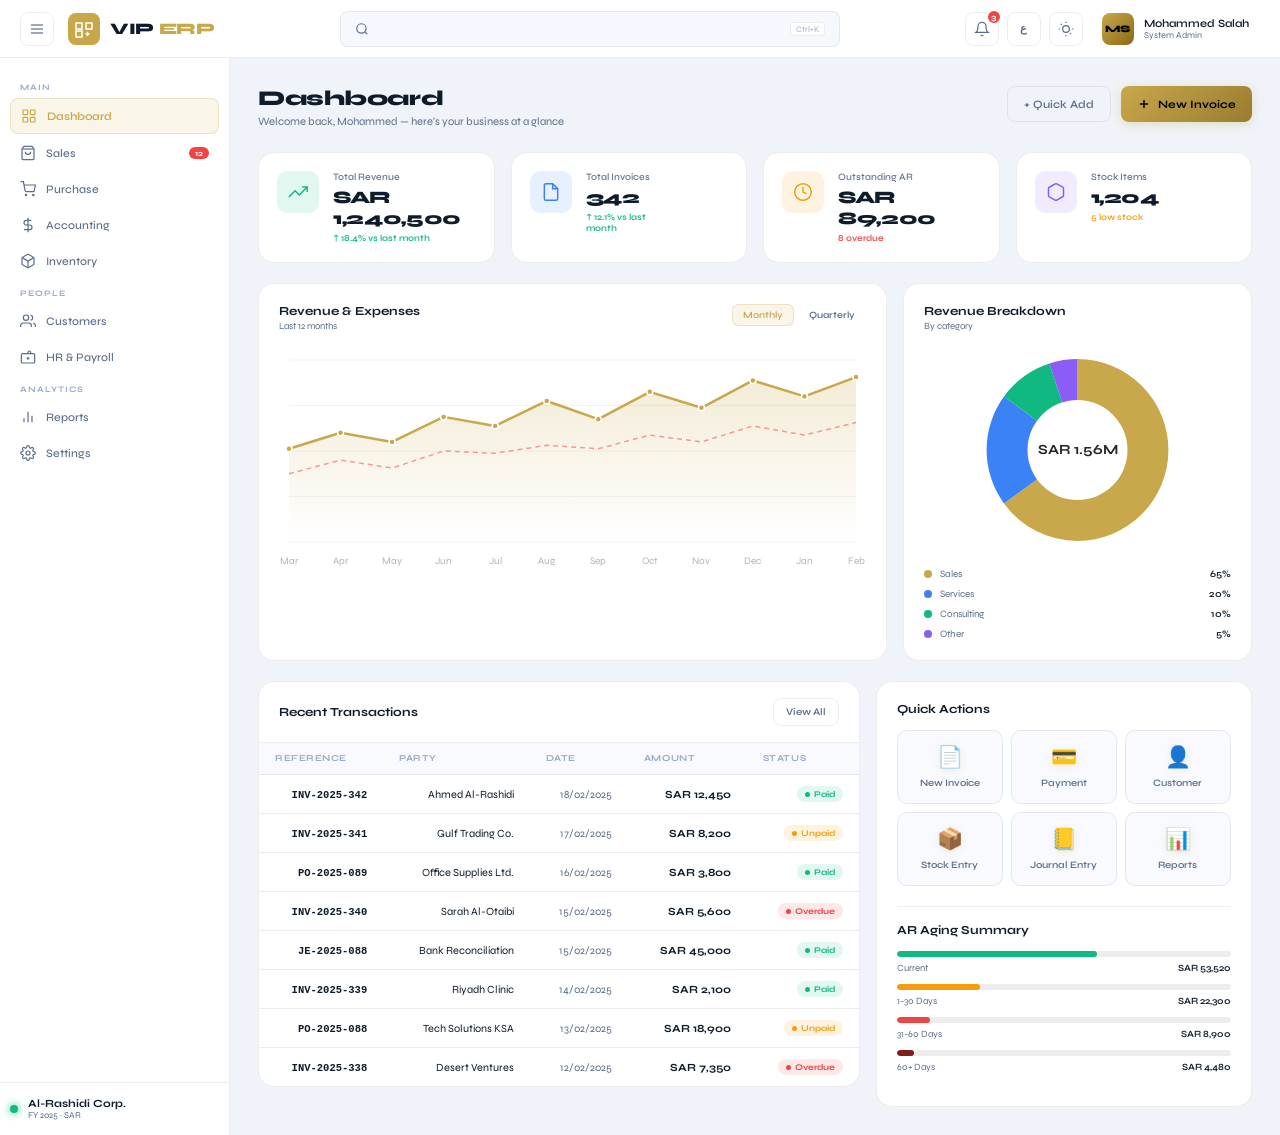
<file: index.html>
<!DOCTYPE html>
<html lang="en" dir="ltr" data-theme="dark">
<head>
  <meta charset="UTF-8"/>
  <meta name="viewport" content="width=device-width,initial-scale=1.0,maximum-scale=1.0,user-scalable=no"/>
  <meta name="description" content="VIP ERP — Enterprise Accounting System. Modern, Bilingual, ZATCA-compliant."/>
  <title>VIP ERP System </title>
  <link rel="preconnect" href="https://fonts.googleapis.com"/>
  <link rel="preconnect" href="https://fonts.gstatic.com" crossorigin/>
  <link href="https://fonts.googleapis.com/css2?family=Syne:wght@400;500;600;700;800&family=Cairo:wght@300;400;500;600;700;800&display=swap" rel="stylesheet"/>
  <link rel="stylesheet" href="style.css"/>

  <style>

/* ═══════════════════════════════════════════════
   VIP ERP — STYLE.CSS
   Enterprise Accounting System
   Version 1.0 · 2025
═══════════════════════════════════════════════ */

/* ── 1. VARIABLES ── */
:root {
  --primary:       #C8A84B;
  --primary-dim:   rgba(200,168,75,0.12);
  --primary-glow:  rgba(200,168,75,0.30);
  --bg-base:       #0A0E1A;
  --bg-card:       #111827;
  --bg-card2:      #161F35;
  --bg-hover:      #1A2540;
  --bg-input:      #0D1426;
  --text:          #E8EFF7;
  --text-muted:    #6B829E;
  --text-dim:      #3D5470;
  --border:        rgba(255,255,255,0.06);
  --border-accent: rgba(200,168,75,0.20);
  --success:       #10B981;
  --warning:       #F59E0B;
  --danger:        #EF4444;
  --info:          #3B82F6;
  --topbar-h:      58px;
  --sidebar-w:     230px;
  --sidebar-w-col: 60px;
  --radius:        10px;
  --radius-lg:     16px;
  --radius-xl:     22px;
  --shadow-sm:     0 1px 4px rgba(0,0,0,0.3);
  --shadow-md:     0 4px 16px rgba(0,0,0,0.4);
  --shadow-lg:     0 12px 40px rgba(0,0,0,0.5);
  --shadow-gold:   0 0 24px rgba(200,168,75,0.15);
  --transition:    0.2s cubic-bezier(0.4,0,0.2,1);
  --font-en:       'Syne', sans-serif;
  --font-ar:       'Cairo', sans-serif;
}

[data-theme="light"] {
  --bg-base:    #F0F4FA;
  --bg-card:    #FFFFFF;
  --bg-card2:   #F8FAFF;
  --bg-hover:   #EDF2FF;
  --bg-input:   #F5F8FF;
  --text:       #0D1B2A;
  --text-muted: #5A6E8A;
  --text-dim:   #9AACCB;
  --border:     rgba(0,0,0,0.07);
  --border-accent: rgba(200,168,75,0.25);
  --shadow-md:  0 4px 16px rgba(0,0,0,0.08);
  --shadow-lg:  0 12px 40px rgba(0,0,0,0.10);
}

/* ── 2. RESET + BASE ── */
*,*::before,*::after{box-sizing:border-box;margin:0;padding:0}
html{font-size:14px;-webkit-tap-highlight-color:transparent}
body{
  font-family:var(--font-en);
  background:var(--bg-base);
  color:var(--text);
  display:grid;
  grid-template-rows:var(--topbar-h) 1fr;
  grid-template-columns:var(--sidebar-w) 1fr;
  grid-template-areas:"topbar topbar" "sidebar main";
  min-height:100vh;
  overflow:hidden;
  transition:background var(--transition),color var(--transition);
}
html[lang="ar"] body{font-family:var(--font-ar)}
::-webkit-scrollbar{width:4px;height:4px}
::-webkit-scrollbar-track{background:transparent}
::-webkit-scrollbar-thumb{background:var(--border-accent);border-radius:2px}
::selection{background:var(--primary);color:#000}
img{max-width:100%;display:block}
a{text-decoration:none;color:inherit}
button{cursor:pointer;border:none;background:none;font-family:inherit;color:inherit}
input,select,textarea{font-family:inherit;color:inherit}

/* ── 3. TOPBAR ── */
#topbar{
  grid-area:topbar;
  display:flex;
  align-items:center;
  justify-content:space-between;
  padding:0 20px;
  background:var(--bg-card);
  border-bottom:1px solid var(--border);
  gap:16px;
  z-index:100;
  position:sticky;
  top:0;
}
.tb-left{display:flex;align-items:center;gap:14px}
.tb-center{flex:1;max-width:500px}
.tb-right{display:flex;align-items:center;gap:8px}

.logo{display:flex;align-items:center;gap:10px;cursor:pointer}
.logo-mark{width:32px;height:32px;flex-shrink:0}
.logo-text{font-size:1.15rem;font-weight:800;letter-spacing:-0.02em;color:var(--text)}
.logo-text em{color:var(--primary);font-style:normal}

.icon-btn{
  width:34px;height:34px;
  border-radius:8px;
  display:flex;align-items:center;justify-content:center;
  color:var(--text-muted);
  border:1px solid var(--border);
  background:transparent;
  transition:all var(--transition);
  position:relative;
}
.icon-btn:hover{color:var(--text);border-color:var(--primary);background:var(--primary-dim)}
.icon-btn svg{width:16px;height:16px;stroke:currentColor;fill:none;stroke-width:1.8}
#lang-btn span,#lang-label{font-size:0.75rem;font-weight:700}

.notif-badge{
  position:absolute;top:-4px;right:-4px;
  width:16px;height:16px;
  background:var(--danger);
  border-radius:50%;
  font-size:0.6rem;font-weight:700;
  color:#fff;
  display:flex;align-items:center;justify-content:center;
  border:2px solid var(--bg-card);
}

.avatar-wrap{display:flex;align-items:center;gap:10px;padding:4px 10px;border-radius:8px;cursor:pointer;transition:background var(--transition);border:1px solid transparent}
.avatar-wrap:hover{background:var(--bg-hover);border-color:var(--border)}
.avatar{
  width:32px;height:32px;border-radius:8px;
  background:linear-gradient(135deg,var(--primary) 0%,#8B6914 100%);
  display:flex;align-items:center;justify-content:center;
  font-size:0.7rem;font-weight:800;color:#000;
  flex-shrink:0;
}
.av-name{display:block;font-size:0.8rem;font-weight:600;line-height:1.2}
.av-role{display:block;font-size:0.65rem;color:var(--text-muted);line-height:1}
.avatar-info{display:flex;flex-direction:column}

.global-search{
  display:flex;align-items:center;gap:10px;
  background:var(--bg-input);
  border:1px solid var(--border);
  border-radius:8px;
  padding:0 14px;
  height:36px;
  cursor:pointer;
  transition:border-color var(--transition);
  width:100%;
}
.global-search:hover{border-color:var(--primary)}
.search-icon{width:14px;height:14px;stroke:var(--text-muted);fill:none;stroke-width:2;flex-shrink:0}
#global-search{
  flex:1;border:none;background:none;font-size:0.82rem;color:var(--text);outline:none;cursor:pointer;
}
#global-search::placeholder{color:var(--text-dim)}
.global-search kbd{
  font-size:0.6rem;color:var(--text-dim);
  border:1px solid var(--border);
  border-radius:4px;padding:1px 5px;
  background:var(--bg-card);
  flex-shrink:0;font-family:inherit;
}

/* ── 4. SIDEBAR ── */
#sidebar{
  grid-area:sidebar;
  background:var(--bg-card);
  border-right:1px solid var(--border);
  display:flex;
  flex-direction:column;
  overflow-y:auto;
  overflow-x:hidden;
  transition:width var(--transition);
  position:relative;
  z-index:50;
}
#sidebar.collapsed{width:var(--sidebar-w-col)}
#sidebar.collapsed .nav-section-label,
#sidebar.collapsed .nav-item span,
#sidebar.collapsed .nav-badge,
#sidebar.collapsed .sidebar-footer .company-info>div:last-child{display:none}
#sidebar.collapsed .nav-item{justify-content:center;padding:10px}
#sidebar.collapsed .company-info{justify-content:center}

.sidebar-nav{flex:1;padding:16px 10px}
.nav-section-label{
  font-size:0.6rem;font-weight:700;letter-spacing:0.12em;
  text-transform:uppercase;color:var(--text-dim);
  padding:8px 10px 6px;
}
.nav-item{
  display:flex;align-items:center;gap:10px;
  padding:9px 10px;
  border-radius:8px;
  color:var(--text-muted);
  font-size:0.82rem;font-weight:500;
  transition:all var(--transition);
  cursor:pointer;
  margin-bottom:2px;
  position:relative;
}
.nav-item svg{width:16px;height:16px;stroke:currentColor;fill:none;stroke-width:1.8;flex-shrink:0}
.nav-item:hover{background:var(--bg-hover);color:var(--text)}
.nav-item.active{
  background:var(--primary-dim);
  color:var(--primary);
  font-weight:600;
  border:1px solid var(--border-accent);
}
.nav-item.active svg{stroke:var(--primary)}
.nav-badge{
  margin-left:auto;
  background:var(--danger);
  color:#fff;font-size:0.58rem;font-weight:700;
  padding:1px 6px;border-radius:100px;
}

.sidebar-footer{
  padding:14px 10px;
  border-top:1px solid var(--border);
}
.company-info{display:flex;align-items:center;gap:10px}
.company-dot{width:8px;height:8px;border-radius:50%;background:var(--success);flex-shrink:0;box-shadow:0 0 8px var(--success)}
.company-name{font-size:0.78rem;font-weight:700;line-height:1.2}
.company-year{font-size:0.65rem;color:var(--text-muted)}

/* ── 5. MAIN CONTENT ── */
#main-content{
  grid-area:main;
  overflow-y:auto;
  overflow-x:hidden;
  padding:28px;
}
.module-view{display:none}
.module-view.active{display:block}

.page-header{
  display:flex;align-items:flex-start;justify-content:space-between;
  margin-bottom:24px;gap:16px;
}
.page-title{font-size:1.5rem;font-weight:800;letter-spacing:-0.02em;line-height:1.2}
.page-sub{font-size:0.8rem;color:var(--text-muted);margin-top:4px}
.page-actions{display:flex;gap:10px;align-items:center;flex-shrink:0}

/* ── 6. BUTTONS ── */
.btn{
  display:inline-flex;align-items:center;justify-content:center;gap:7px;
  padding:8px 16px;border-radius:8px;
  font-size:0.8rem;font-weight:600;font-family:inherit;
  transition:all var(--transition);
  min-height:36px;white-space:nowrap;position:relative;overflow:hidden;
}
.btn svg{width:14px;height:14px;stroke:currentColor;fill:none;stroke-width:2.5}
.btn:active{transform:scale(0.97)}
.btn-primary{
  background:linear-gradient(135deg,var(--primary) 0%,#9a7c30 100%);
  color:#000;font-weight:700;
  box-shadow:0 2px 12px rgba(200,168,75,0.35);
}
.btn-primary:hover{box-shadow:0 4px 20px rgba(200,168,75,0.50);transform:translateY(-1px)}
.btn-ghost{
  background:transparent;color:var(--text-muted);
  border:1px solid var(--border);
}
.btn-ghost:hover{color:var(--text);border-color:var(--primary);background:var(--primary-dim)}
.btn.sm{padding:5px 12px;font-size:0.72rem;min-height:28px}

/* ── 7. KPI CARDS ── */
.kpi-grid{
  display:grid;
  grid-template-columns:repeat(4,1fr);
  gap:16px;
  margin-bottom:20px;
}
.kpi-card{
  background:var(--bg-card);
  border:1px solid var(--border);
  border-radius:var(--radius-lg);
  padding:18px;
  display:flex;gap:14px;align-items:flex-start;
  cursor:pointer;
  transition:all var(--transition);
  position:relative;overflow:hidden;
}
.kpi-card::after{
  content:'';position:absolute;
  top:0;right:0;width:60%;height:100%;
  background:linear-gradient(90deg,transparent,rgba(255,255,255,0.01));
  pointer-events:none;
}
.kpi-card:hover{border-color:var(--primary);box-shadow:var(--shadow-gold);transform:translateY(-2px)}
.kpi-icon{
  width:42px;height:42px;border-radius:10px;
  display:flex;align-items:center;justify-content:center;flex-shrink:0;
}
.kpi-icon svg{width:20px;height:20px;stroke:currentColor;fill:none;stroke-width:1.8}
.kpi-green{background:rgba(16,185,129,0.12);color:var(--success)}
.kpi-blue{background:rgba(59,130,246,0.12);color:var(--info)}
.kpi-amber{background:rgba(245,158,11,0.12);color:var(--warning)}
.kpi-purple{background:rgba(139,92,246,0.12);color:#8B5CF6}
.kpi-label{font-size:0.7rem;color:var(--text-muted);margin-bottom:4px;font-weight:500}
.kpi-value{font-size:1.25rem;font-weight:800;letter-spacing:-0.02em;line-height:1.2}
.kpi-change{font-size:0.65rem;margin-top:4px;font-weight:600}
.kpi-change.positive{color:var(--success)}
.kpi-change.negative{color:var(--danger)}
.kpi-change.warning{color:var(--warning)}
.kpi-spark{width:60px;margin-left:auto;opacity:0.6}

/* ── 8. CHARTS ── */
.charts-row{display:grid;grid-template-columns:1.8fr 1fr;gap:16px;margin-bottom:20px}
.chart-card{
  background:var(--bg-card);border:1px solid var(--border);
  border-radius:var(--radius-lg);padding:20px;
}
.large-chart{}
.chart-header{display:flex;justify-content:space-between;align-items:flex-start;margin-bottom:18px}
.chart-title{font-size:0.88rem;font-weight:700}
.chart-sub{font-size:0.68rem;color:var(--text-muted);margin-top:2px}
.chart-tabs{display:flex;gap:4px}
.chart-tab{
  padding:4px 10px;border-radius:6px;font-size:0.68rem;font-weight:600;
  color:var(--text-muted);background:transparent;border:1px solid transparent;
  transition:all var(--transition);
}
.chart-tab.active{background:var(--primary-dim);color:var(--primary);border-color:var(--border-accent)}
.chart-tab:hover:not(.active){background:var(--bg-hover)}
canvas{width:100%!important}
.donut-legend{display:flex;flex-direction:column;gap:8px;margin-top:14px}
.legend-item{display:flex;align-items:center;gap:8px;font-size:0.7rem}
.legend-dot{width:8px;height:8px;border-radius:50%;flex-shrink:0}
.legend-label{color:var(--text-muted);flex:1}
.legend-val{font-weight:600}

/* ── 9. BOTTOM ROW ── */
.bottom-row{display:grid;grid-template-columns:1.6fr 1fr;gap:16px}
.table-card{
  background:var(--bg-card);border:1px solid var(--border);
  border-radius:var(--radius-lg);overflow:hidden;
  margin-bottom:20px;
}
.table-header{
  display:flex;align-items:center;justify-content:space-between;
  padding:16px 20px;border-bottom:1px solid var(--border);
}
.table-controls{display:flex;gap:8px;align-items:center}
.table-search{
  background:var(--bg-input);border:1px solid var(--border);
  border-radius:6px;padding:5px 12px;font-size:0.75rem;
  color:var(--text);outline:none;transition:border-color var(--transition);width:200px;
}
.table-search:focus{border-color:var(--primary)}
.table-filter{
  background:var(--bg-input);border:1px solid var(--border);
  border-radius:6px;padding:5px 10px;font-size:0.72rem;color:var(--text);outline:none;
  cursor:pointer;
}
.table-wrap{overflow-x:auto}
.data-table{width:100%;border-collapse:collapse;font-size:0.78rem}
.data-table th{
  padding:10px 16px;text-align:left;
  font-size:0.65rem;font-weight:700;
  text-transform:uppercase;letter-spacing:0.06em;
  color:var(--text-dim);
  background:var(--bg-card2);
  border-bottom:1px solid var(--border);
  white-space:nowrap;
}
html[dir="rtl"] .data-table th{text-align:right}
.data-table td{
  padding:11px 16px;
  border-bottom:1px solid var(--border);
  color:var(--text);vertical-align:middle;
}
.data-table tr:last-child td{border-bottom:none}
.data-table tbody tr{transition:background var(--transition)}
.data-table tbody tr:hover{background:var(--bg-hover)}
.table-pagination{
  display:flex;align-items:center;justify-content:space-between;
  padding:12px 20px;border-top:1px solid var(--border);
}
.page-info{font-size:0.7rem;color:var(--text-muted)}
.page-btns{display:flex;gap:4px}
.page-btn{
  width:28px;height:28px;border-radius:6px;font-size:0.72rem;font-weight:600;
  background:transparent;color:var(--text-muted);border:1px solid var(--border);
  transition:all var(--transition);
}
.page-btn.active{background:var(--primary);color:#000;border-color:var(--primary)}
.page-btn:hover:not(.active){border-color:var(--primary);color:var(--primary)}

/* Status badges */
.badge{
  display:inline-flex;align-items:center;gap:4px;
  padding:3px 8px;border-radius:100px;font-size:0.62rem;font-weight:700;
  white-space:nowrap;
}
.badge-paid{background:rgba(16,185,129,0.12);color:var(--success)}
.badge-unpaid{background:rgba(245,158,11,0.12);color:var(--warning)}
.badge-overdue{background:rgba(239,68,68,0.12);color:var(--danger)}
.badge-draft{background:rgba(107,130,158,0.12);color:var(--text-muted)}
.badge-ordered{background:rgba(59,130,246,0.12);color:var(--info)}
.badge-received{background:rgba(16,185,129,0.12);color:var(--success)}
.badge-active{background:rgba(16,185,129,0.12);color:var(--success)}
.badge-inactive{background:rgba(107,130,158,0.12);color:var(--text-muted)}
.badge-in-stock{background:rgba(16,185,129,0.12);color:var(--success)}
.badge-low{background:rgba(245,158,11,0.12);color:var(--warning)}
.badge-out{background:rgba(239,68,68,0.12);color:var(--danger)}
.badge-dot{width:5px;height:5px;border-radius:50%;background:currentColor}

/* Action buttons in table */
.tbl-action{
  padding:3px 8px;border-radius:5px;font-size:0.65rem;font-weight:600;
  border:1px solid var(--border);color:var(--text-muted);
  transition:all var(--transition);margin-right:4px;
}
.tbl-action:hover{border-color:var(--primary);color:var(--primary);background:var(--primary-dim)}

/* ── 10. QUICK PANEL ── */
.quick-panel{
  background:var(--bg-card);border:1px solid var(--border);
  border-radius:var(--radius-lg);padding:20px;
  display:flex;flex-direction:column;gap:0;
}
.quick-grid{
  display:grid;grid-template-columns:repeat(3,1fr);gap:8px;
  margin:14px 0 20px;
}
.quick-btn{
  display:flex;flex-direction:column;align-items:center;gap:7px;
  padding:14px 8px;border-radius:10px;
  background:var(--bg-card2);border:1px solid var(--border);
  font-size:0.7rem;font-weight:600;color:var(--text-muted);
  transition:all var(--transition);cursor:pointer;
}
.qb-icon{font-size:1.5rem;filter:drop-shadow(0 2px 4px rgba(200,168,75,0.2))}
.quick-btn:hover{border-color:var(--primary);color:var(--primary);background:var(--primary-dim);transform:translateY(-2px)}

.aging-section{padding-top:16px;border-top:1px solid var(--border)}
.aging-bar-wrap{margin-bottom:10px}
.aging-bar{height:6px;background:var(--border);border-radius:3px;margin-bottom:5px;overflow:hidden}
.aging-fill{height:100%;border-radius:3px;transition:width 1s ease}
.aging-label{display:flex;justify-content:space-between;font-size:0.68rem;color:var(--text-muted)}
.aging-val{font-weight:600;color:var(--text)}

/* ── 11. CUSTOMERS GRID ── */
.customers-grid{
  display:grid;grid-template-columns:repeat(auto-fill,minmax(280px,1fr));gap:16px;
}
.customer-card{
  background:var(--bg-card);border:1px solid var(--border);
  border-radius:var(--radius-lg);padding:20px;
  transition:all var(--transition);cursor:pointer;
}
.customer-card:hover{border-color:var(--primary);box-shadow:var(--shadow-gold);transform:translateY(-3px)}
.cust-avatar{
  width:44px;height:44px;border-radius:10px;
  background:linear-gradient(135deg,var(--primary),#8B6914);
  display:flex;align-items:center;justify-content:center;
  font-size:1rem;font-weight:800;color:#000;
  margin-bottom:14px;
}
.cust-name{font-size:0.9rem;font-weight:700;margin-bottom:4px}
.cust-meta{font-size:0.7rem;color:var(--text-muted);margin-bottom:12px}
.cust-stats{display:grid;grid-template-columns:1fr 1fr;gap:8px}
.cust-stat-val{font-size:0.82rem;font-weight:700}
.cust-stat-lbl{font-size:0.62rem;color:var(--text-muted);margin-top:2px}

/* ── 12. REPORTS GRID ── */
.reports-grid{
  display:grid;grid-template-columns:repeat(3,1fr);gap:16px;
  margin-bottom:24px;
}
.report-card{
  background:var(--bg-card);border:1px solid var(--border);
  border-radius:var(--radius-lg);padding:22px;
  cursor:pointer;transition:all var(--transition);
}
.report-card:hover{border-color:var(--primary);box-shadow:var(--shadow-gold);transform:translateY(-3px)}
.report-icon{font-size:2rem;margin-bottom:12px;filter:drop-shadow(0 4px 8px rgba(200,168,75,0.3))}
.report-name{font-size:0.92rem;font-weight:700;margin-bottom:6px}
.report-desc{font-size:0.75rem;color:var(--text-muted);line-height:1.5;margin-bottom:12px}
.report-meta{font-size:0.65rem;color:var(--primary);font-weight:600}

/* P&L Table */
.pl-table td{padding:8px 16px;font-size:0.8rem}
.pl-section td{background:var(--bg-card2)!important;font-size:0.65rem;font-weight:700;letter-spacing:0.08em;color:var(--text-dim);text-transform:uppercase;padding:8px 16px}
.pl-subtotal td{font-weight:700;border-top:1px solid var(--border)}
.pl-total td{font-weight:800;font-size:0.9rem;border-top:2px solid var(--primary);color:var(--primary)}
.pl-indent{padding-left:28px!important}
.positive{color:var(--success)!important;font-weight:600}
.negative{color:var(--danger)!important;font-weight:600}
.report-meta-bar{
  display:flex;align-items:center;gap:8px;flex-wrap:wrap;
  font-size:0.75rem;color:var(--text-muted);
  padding:12px 0;margin-bottom:16px;
  border-bottom:1px solid var(--border);
}

/* Settings */
.settings-grid{display:grid;grid-template-columns:repeat(3,1fr);gap:16px}
.settings-card{
  background:var(--bg-card);border:1px solid var(--border);
  border-radius:var(--radius-lg);padding:22px;
  cursor:pointer;transition:all var(--transition);
}
.settings-card:hover{border-color:var(--primary);box-shadow:var(--shadow-gold);transform:translateY(-2px)}
.settings-icon{font-size:2rem;margin-bottom:12px}
.settings-name{font-size:0.9rem;font-weight:700;margin-bottom:6px}
.settings-desc{font-size:0.75rem;color:var(--text-muted);line-height:1.5}

/* ── 13. MODALS ── */
.modal-overlay{
  position:fixed;inset:0;
  background:rgba(0,0,0,0.65);backdrop-filter:blur(8px);
  z-index:1000;
  display:flex;align-items:center;justify-content:center;
  opacity:0;pointer-events:none;
  transition:opacity 0.2s;
}
.modal-overlay.open{opacity:1;pointer-events:auto}
.modal-box{
  background:var(--bg-card);
  border:1px solid var(--border);
  border-radius:var(--radius-xl);
  width:92%;max-width:720px;
  max-height:90vh;overflow-y:auto;
  box-shadow:0 32px 80px rgba(0,0,0,0.6),0 0 0 1px var(--border-accent);
  transform:scale(0.95) translateY(8px);
  transition:transform 0.2s;
}
.modal-overlay.open .modal-box{transform:scale(1) translateY(0)}
.modal-box.large{max-width:880px}
.modal-head{
  display:flex;align-items:center;justify-content:space-between;
  padding:20px 24px;border-bottom:1px solid var(--border);
  position:sticky;top:0;background:var(--bg-card);z-index:5;
}
.modal-title-wrap{display:flex;align-items:center;gap:10px}
.modal-icon{font-size:1.4rem}
.modal-title{font-size:1.05rem;font-weight:800;letter-spacing:-0.01em}
.modal-close{
  width:30px;height:30px;border-radius:6px;
  display:flex;align-items:center;justify-content:center;
  font-size:0.85rem;color:var(--text-muted);
  border:1px solid var(--border);
  transition:all var(--transition);
}
.modal-close:hover{color:var(--danger);border-color:var(--danger)}
.modal-body{padding:20px 24px}
.modal-footer{
  padding:16px 24px;border-top:1px solid var(--border);
  display:flex;gap:10px;justify-content:flex-end;
  position:sticky;bottom:0;background:var(--bg-card);
}

/* CTA in modal */
.modal-cta{
  display:flex;align-items:center;justify-content:space-between;
  padding:14px 24px;
  background:var(--primary-dim);
  border-top:1px solid var(--border-accent);
}
.cta-wa-link{
  display:flex;align-items:center;gap:8px;
  font-size:0.72rem;font-weight:600;color:var(--success);
  transition:opacity var(--transition);
}
.cta-wa-link svg{width:16px;height:16px}
.cta-wa-link:hover{opacity:0.8}
.cta-portfolio-link{
  font-size:0.72rem;font-weight:600;color:var(--primary);
  transition:opacity var(--transition);
}
.cta-portfolio-link:hover{opacity:0.7}

/* ── 14. FORMS ── */
.form-grid-2{display:grid;grid-template-columns:1fr 1fr;gap:16px;margin-bottom:18px}
.form-group{display:flex;flex-direction:column;gap:6px}
.form-label{font-size:0.72rem;font-weight:700;color:var(--text-muted);text-transform:uppercase;letter-spacing:0.04em}
.form-input,.form-select,.form-textarea{
  background:var(--bg-input);border:1px solid var(--border);
  border-radius:8px;padding:9px 12px;font-size:0.82rem;
  color:var(--text);outline:none;
  transition:border-color var(--transition);width:100%;
}
.form-input:focus,.form-select:focus,.form-textarea:focus{border-color:var(--primary)}
.form-input.sm,.form-select.sm{padding:5px 8px;font-size:0.75rem;border-radius:6px}
.form-input.number{text-align:right}
.form-textarea{resize:vertical;min-height:70px}
.form-select{cursor:pointer}

/* Items section */
.items-section{margin-top:4px;margin-bottom:18px}
.items-header{display:flex;align-items:center;justify-content:space-between;margin-bottom:10px}
.items-table-wrap{overflow-x:auto;border:1px solid var(--border);border-radius:8px}
.items-table{width:100%;border-collapse:collapse;font-size:0.78rem}
.items-table th{
  padding:8px 12px;background:var(--bg-card2);
  font-size:0.62rem;font-weight:700;letter-spacing:0.06em;
  text-transform:uppercase;color:var(--text-dim);
  border-bottom:1px solid var(--border);text-align:left;
}
.items-table td{padding:8px 10px;border-bottom:1px solid var(--border)}
.items-table tr:last-child td{border-bottom:none}
.vat-cell,.total-cell{font-weight:600;white-space:nowrap}
.remove-line{width:22px;height:22px;border-radius:4px;font-size:0.7rem;color:var(--text-muted);border:1px solid var(--border);display:flex;align-items:center;justify-content:center;transition:all var(--transition)}
.remove-line:hover{color:var(--danger);border-color:var(--danger)}

.invoice-totals{
  margin-top:12px;padding:12px 16px;
  background:var(--bg-card2);border-radius:8px;
  display:flex;flex-direction:column;gap:6px;
  border:1px solid var(--border);
}
.inv-total-row{display:flex;justify-content:space-between;font-size:0.78rem;color:var(--text-muted)}
.inv-total-row.total-row{
  font-size:0.92rem;font-weight:800;color:var(--text);
  padding-top:8px;border-top:1px solid var(--border);margin-top:2px;
}

.je-table-wrap{margin:12px 0;border:1px solid var(--border);border-radius:8px;overflow:hidden}
.je-balance{
  display:flex;align-items:center;gap:8px;
  font-size:0.75rem;color:var(--text-muted);
  padding:10px 0;
}
.balance-ok{color:var(--success);font-weight:700}

/* ── 15. NOTIFICATIONS ── */
.notif-panel{
  position:fixed;top:var(--topbar-h);right:0;
  width:320px;height:calc(100vh - var(--topbar-h));
  background:var(--bg-card);border-left:1px solid var(--border);
  z-index:200;
  transform:translateX(100%);transition:transform var(--transition);
  display:flex;flex-direction:column;
}
.notif-panel.open{transform:translateX(0)}
.notif-header{
  display:flex;align-items:center;justify-content:space-between;
  padding:16px 20px;border-bottom:1px solid var(--border);
  font-size:0.88rem;font-weight:700;
}
.notif-close{color:var(--text-muted);font-size:1rem}
.notif-list{overflow-y:auto;flex:1}
.notif-item{
  display:flex;gap:12px;align-items:flex-start;
  padding:14px 20px;border-bottom:1px solid var(--border);
  transition:background var(--transition);cursor:pointer;
}
.notif-item:hover{background:var(--bg-hover)}
.notif-item.unread{background:var(--primary-dim)}
.notif-dot{width:8px;height:8px;border-radius:50%;background:var(--primary);flex-shrink:0;margin-top:4px}
.notif-dot.inactive{background:var(--text-dim)}
.notif-text{font-size:0.78rem;line-height:1.5;margin-bottom:4px}
.notif-time{font-size:0.65rem;color:var(--text-muted)}

/* ── 16. TOAST ── */
#toast-container{position:fixed;bottom:24px;right:24px;z-index:2000;display:flex;flex-direction:column;gap:8px}
html[dir="rtl"] #toast-container{right:auto;left:24px}
.toast{
  display:flex;align-items:center;gap:10px;
  padding:12px 18px;border-radius:10px;
  background:var(--bg-card);border:1px solid var(--border);
  box-shadow:var(--shadow-lg);
  font-size:0.78rem;font-weight:600;
  max-width:340px;
  animation:toast-in 0.3s ease;
  transition:opacity 0.3s;
}
@keyframes toast-in{from{transform:translateX(20px);opacity:0}to{transform:translateX(0);opacity:1}}
.toast-icon{font-size:1.1rem;flex-shrink:0}
.toast.success{border-left:3px solid var(--success)}
.toast.error{border-left:3px solid var(--danger)}
.toast.warning{border-left:3px solid var(--warning)}
.toast.info{border-left:3px solid var(--info)}

/* ── 17. SEARCH OVERLAY ── */
.search-overlay{
  position:fixed;inset:0;
  background:rgba(0,0,0,0.7);backdrop-filter:blur(12px);
  z-index:1500;
  display:flex;align-items:flex-start;justify-content:center;
  padding-top:80px;
  opacity:0;pointer-events:none;
  transition:opacity 0.2s;
}
.search-overlay.open{opacity:1;pointer-events:auto}
.search-modal{
  width:92%;max-width:600px;
  background:var(--bg-card);
  border:1px solid var(--border-accent);
  border-radius:var(--radius-xl);
  box-shadow:var(--shadow-lg),var(--shadow-gold);
  overflow:hidden;
}
.search-input-wrap{
  display:flex;align-items:center;gap:12px;
  padding:16px 20px;border-bottom:1px solid var(--border);
}
.search-icon-lg{width:18px;height:18px;stroke:var(--text-muted);fill:none;stroke-width:2;flex-shrink:0}
#search-input-main{
  flex:1;border:none;background:none;font-size:1rem;
  color:var(--text);outline:none;
}
#search-input-main::placeholder{color:var(--text-dim)}
.search-overlay kbd{
  font-size:0.68rem;color:var(--text-dim);border:1px solid var(--border);
  border-radius:4px;padding:2px 8px;background:var(--bg-input);cursor:pointer;
}
.search-results{max-height:360px;overflow-y:auto}
.search-result-item{
  display:flex;align-items:center;gap:12px;
  padding:12px 20px;cursor:pointer;
  transition:background var(--transition);
  font-size:0.82rem;
}
.search-result-item:hover,.search-result-item.focused{background:var(--primary-dim)}
.search-result-icon{width:30px;height:30px;border-radius:8px;background:var(--bg-card2);display:flex;align-items:center;justify-content:center;font-size:0.9rem;flex-shrink:0}
.search-result-name{font-weight:600}
.search-result-type{font-size:0.65rem;color:var(--text-muted);margin-top:2px}
.search-tips{
  display:flex;gap:20px;padding:10px 20px;
  background:var(--bg-card2);font-size:0.65rem;color:var(--text-dim);
  border-top:1px solid var(--border);
}

/* ── 18. RESPONSIVE ── */
@media(max-width:1200px){
  .kpi-grid{grid-template-columns:repeat(2,1fr)}
  .charts-row{grid-template-columns:1fr}
  .bottom-row{grid-template-columns:1fr}
}
@media(max-width:900px){
  body{grid-template-columns:0 1fr}
  #sidebar{position:fixed;left:0;top:var(--topbar-h);height:calc(100vh - var(--topbar-h));z-index:300;transform:translateX(-100%);transition:transform var(--transition),width var(--transition)}
  #sidebar.mobile-open{transform:translateX(0)}
  html[dir="rtl"] #sidebar{left:auto;right:0;transform:translateX(100%)}
  html[dir="rtl"] #sidebar.mobile-open{transform:translateX(0)}
  #main-content{padding:16px}
  .page-header{flex-direction:column}
  .page-actions{width:100%}
  .kpi-grid{grid-template-columns:1fr 1fr}
  .reports-grid{grid-template-columns:1fr 1fr}
  .settings-grid{grid-template-columns:1fr 1fr}
  .form-grid-2{grid-template-columns:1fr}
  .avatar-info,.av-name,.av-role{display:none}
}
@media(max-width:600px){
  .kpi-grid{grid-template-columns:1fr}
  .reports-grid{grid-template-columns:1fr}
  .settings-grid{grid-template-columns:1fr}
  #main-content{padding:12px}
  .modal-box{max-width:100%;border-radius:16px 16px 0 0;align-self:flex-end}
  .modal-overlay{align-items:flex-end}
  .quick-grid{grid-template-columns:repeat(3,1fr)}
}
html[dir="rtl"] .modal-footer{flex-direction:row-reverse}
html[dir="rtl"] .notif-panel{right:auto;left:0;border-left:none;border-right:1px solid var(--border);transform:translateX(-100%)}
html[dir="rtl"] .notif-panel.open{transform:translateX(0)}
html[dir="rtl"] .page-header{flex-direction:row-reverse}
html[dir="rtl"] .data-table th,.data-table td{text-align:right}
html[dir="rtl"] .table-controls{flex-direction:row-reverse}

    
  </style>
</head>
<body>

<!-- ══════════════ TOPBAR ══════════════ -->
<header id="topbar">
  <div class="tb-left">
    <button id="sidebar-toggle" class="icon-btn" aria-label="Toggle Sidebar">
      <svg viewBox="0 0 24 24"><line x1="3" y1="6" x2="21" y2="6"/><line x1="3" y1="12" x2="21" y2="12"/><line x1="3" y1="18" x2="21" y2="18"/></svg>
    </button>
    <div class="logo">
      <div class="logo-mark">
        <svg viewBox="0 0 32 32" fill="none"><rect width="32" height="32" rx="8" fill="url(#lg1)"/>
        <defs><linearGradient id="lg1" x1="0" y1="0" x2="32" y2="32"><stop stop-color="#C8A84B"/><stop offset="1" stop-color="#8B6914"/></linearGradient></defs>
        <path d="M8 10h6v6H8zM18 10h6v6h-6zM8 18h6v6H8zM18 21h3M19.5 19.5v3" stroke="#fff" stroke-width="1.5" stroke-linecap="round"/></svg>
      </div>
      <span class="logo-text">VIP <em>ERP</em></span>
    </div>
  </div>
  <div class="tb-center">
    <div class="global-search" id="global-search-wrap">
      <svg class="search-icon" viewBox="0 0 24 24"><circle cx="11" cy="11" r="8"/><line x1="21" y1="21" x2="16.65" y2="16.65"/></svg>
      <input type="text" id="global-search" placeholder="" data-key="search_placeholder" autocomplete="off"/>
      <kbd>Ctrl+K</kbd>
    </div>
  </div>
  <div class="tb-right">
    <button class="icon-btn notif-btn" id="notif-btn" aria-label="Notifications">
      <svg viewBox="0 0 24 24"><path d="M18 8A6 6 0 006 8c0 7-3 9-3 9h18s-3-2-3-9M13.73 21a2 2 0 01-3.46 0"/></svg>
      <span class="notif-badge">3</span>
    </button>
    <button class="icon-btn" id="lang-btn" aria-label="Language">
      <span id="lang-label">ع</span>
    </button>
    <button class="icon-btn" id="theme-btn" aria-label="Theme">
      <svg id="ic-moon" viewBox="0 0 24 24"><path d="M21 12.79A9 9 0 1111.21 3 7 7 0 0021 12.79z"/></svg>
      <svg id="ic-sun" viewBox="0 0 24 24" style="display:none"><circle cx="12" cy="12" r="5"/><line x1="12" y1="1" x2="12" y2="3"/><line x1="12" y1="21" x2="12" y2="23"/><line x1="4.22" y1="4.22" x2="5.64" y2="5.64"/><line x1="18.36" y1="18.36" x2="19.78" y2="19.78"/><line x1="1" y1="12" x2="3" y2="12"/><line x1="21" y1="12" x2="23" y2="12"/></svg>
    </button>
    <div class="avatar-wrap">
      <div class="avatar">MS</div>
      <div class="avatar-info">
        <span class="av-name" data-key="user_name">Mohammed Salah</span>
        <span class="av-role" data-key="user_role">System Admin</span>
      </div>
    </div>
  </div>
</header>

<!-- ══════════════ SIDEBAR ══════════════ -->
<aside id="sidebar">
  <nav class="sidebar-nav">
    <div class="nav-section-label" data-key="nav_main">MAIN</div>
    <a href="#" class="nav-item active" data-module="dashboard">
      <svg viewBox="0 0 24 24"><rect x="3" y="3" width="7" height="7" rx="1"/><rect x="14" y="3" width="7" height="7" rx="1"/><rect x="3" y="14" width="7" height="7" rx="1"/><rect x="14" y="14" width="7" height="7" rx="1"/></svg>
      <span data-key="nav_dashboard">Dashboard</span>
    </a>
    <a href="#" class="nav-item" data-module="sales">
      <svg viewBox="0 0 24 24"><path d="M6 2L3 6v14a2 2 0 002 2h14a2 2 0 002-2V6l-3-4z"/><line x1="3" y1="6" x2="21" y2="6"/><path d="M16 10a4 4 0 01-8 0"/></svg>
      <span data-key="nav_sales">Sales</span>
      <span class="nav-badge">12</span>
    </a>
    <a href="#" class="nav-item" data-module="purchase">
      <svg viewBox="0 0 24 24"><circle cx="9" cy="21" r="1"/><circle cx="20" cy="21" r="1"/><path d="M1 1h4l2.68 13.39a2 2 0 002 1.61h9.72a2 2 0 002-1.61L23 6H6"/></svg>
      <span data-key="nav_purchase">Purchase</span>
    </a>
    <a href="#" class="nav-item" data-module="accounting">
      <svg viewBox="0 0 24 24"><line x1="12" y1="1" x2="12" y2="23"/><path d="M17 5H9.5a3.5 3.5 0 000 7h5a3.5 3.5 0 110 7H6"/></svg>
      <span data-key="nav_accounting">Accounting</span>
    </a>
    <a href="#" class="nav-item" data-module="inventory">
      <svg viewBox="0 0 24 24"><path d="M21 16V8a2 2 0 00-1-1.73l-7-4a2 2 0 00-2 0l-7 4A2 2 0 003 8v8a2 2 0 001 1.73l7 4a2 2 0 002 0l7-4A2 2 0 0021 16z"/><polyline points="3.27,6.96 12,12.01 20.73,6.96"/><line x1="12" y1="22.08" x2="12" y2="12"/></svg>
      <span data-key="nav_inventory">Inventory</span>
    </a>
    <div class="nav-section-label" data-key="nav_people">PEOPLE</div>
    <a href="#" class="nav-item" data-module="customers">
      <svg viewBox="0 0 24 24"><path d="M17 21v-2a4 4 0 00-4-4H5a4 4 0 00-4 4v2"/><circle cx="9" cy="7" r="4"/><path d="M23 21v-2a4 4 0 00-3-3.87M16 3.13a4 4 0 010 7.75"/></svg>
      <span data-key="nav_customers">Customers</span>
    </a>
    <a href="#" class="nav-item" data-module="hr">
      <svg viewBox="0 0 24 24"><rect x="2" y="7" width="20" height="14" rx="2"/><path d="M16 7V5a2 2 0 00-4 0v2M12 12v4M10 14h4"/></svg>
      <span data-key="nav_hr">HR & Payroll</span>
    </a>
    <div class="nav-section-label" data-key="nav_analytics">ANALYTICS</div>
    <a href="#" class="nav-item" data-module="reports">
      <svg viewBox="0 0 24 24"><line x1="18" y1="20" x2="18" y2="10"/><line x1="12" y1="20" x2="12" y2="4"/><line x1="6" y1="20" x2="6" y2="14"/></svg>
      <span data-key="nav_reports">Reports</span>
    </a>
    <a href="#" class="nav-item" data-module="settings">
      <svg viewBox="0 0 24 24"><circle cx="12" cy="12" r="3"/><path d="M19.4 15a1.65 1.65 0 00.33 1.82l.06.06a2 2 0 010 2.83 2 2 0 01-2.83 0l-.06-.06a1.65 1.65 0 00-1.82-.33 1.65 1.65 0 00-1 1.51V21a2 2 0 01-4 0v-.09A1.65 1.65 0 009 19.4a1.65 1.65 0 00-1.82.33l-.06.06a2 2 0 01-2.83 0 2 2 0 010-2.83l.06-.06A1.65 1.65 0 004.68 15a1.65 1.65 0 00-1.51-1H3a2 2 0 010-4h.09A1.65 1.65 0 004.6 9a1.65 1.65 0 00-.33-1.82l-.06-.06a2 2 0 010-2.83 2 2 0 012.83 0l.06.06A1.65 1.65 0 009 4.68a1.65 1.65 0 001-1.51V3a2 2 0 014 0v.09a1.65 1.65 0 001 1.51 1.65 1.65 0 001.82-.33l.06-.06a2 2 0 012.83 0 2 2 0 010 2.83l-.06.06A1.65 1.65 0 0019.4 9a1.65 1.65 0 001.51 1H21a2 2 0 010 4h-.09a1.65 1.65 0 00-1.51 1z"/></svg>
      <span data-key="nav_settings">Settings</span>
    </a>
  </nav>
  <div class="sidebar-footer">
    <div class="company-info">
      <div class="company-dot"></div>
      <div>
        <div class="company-name" data-key="company_name">Al-Rashidi Corp.</div>
        <div class="company-year" data-key="fiscal_year">FY 2025 · SAR</div>
      </div>
    </div>
  </div>
</aside>

<!-- ══════════════ MAIN CONTENT ══════════════ -->
<main id="main-content">

  <!-- ── DASHBOARD MODULE ── -->
  <div class="module-view active" id="mod-dashboard">
    <div class="page-header">
      <div>
        <h1 class="page-title" data-key="dash_title">Dashboard</h1>
        <p class="page-sub" data-key="dash_sub">Welcome back, Mohammed — here's your business at a glance</p>
      </div>
      <div class="page-actions">
        <button class="btn btn-ghost" onclick="openModal('quick-add')" data-key="btn_quick_add">+ Quick Add</button>
        <button class="btn btn-primary" onclick="openModal('new-invoice')">
          <svg viewBox="0 0 24 24"><line x1="12" y1="5" x2="12" y2="19"/><line x1="5" y1="12" x2="19" y2="12"/></svg>
          <span data-key="btn_new_invoice">New Invoice</span>
        </button>
      </div>
    </div>

    <!-- KPI CARDS -->
    <div class="kpi-grid">
      <div class="kpi-card" onclick="openModule('accounting')">
        <div class="kpi-icon kpi-green">
          <svg viewBox="0 0 24 24"><polyline points="23,6 13.5,15.5 8.5,10.5 1,18"/><polyline points="17,6 23,6 23,12"/></svg>
        </div>
        <div class="kpi-body">
          <div class="kpi-label" data-key="kpi_revenue">Total Revenue</div>
          <div class="kpi-value">SAR 1,240,500</div>
          <div class="kpi-change positive">↑ 18.4% <span data-key="vs_last">vs last month</span></div>
        </div>
        <div class="kpi-spark" id="spark1"></div>
      </div>
      <div class="kpi-card" onclick="openModule('sales')">
        <div class="kpi-icon kpi-blue">
          <svg viewBox="0 0 24 24"><path d="M14 2H6a2 2 0 00-2 2v16a2 2 0 002 2h12a2 2 0 002-2V8z"/><polyline points="14,2 14,8 20,8"/></svg>
        </div>
        <div class="kpi-body">
          <div class="kpi-label" data-key="kpi_invoices">Total Invoices</div>
          <div class="kpi-value">342</div>
          <div class="kpi-change positive">↑ 12.1% <span data-key="vs_last">vs last month</span></div>
        </div>
        <div class="kpi-spark" id="spark2"></div>
      </div>
      <div class="kpi-card" onclick="openModule('accounting')">
        <div class="kpi-icon kpi-amber">
          <svg viewBox="0 0 24 24"><circle cx="12" cy="12" r="10"/><polyline points="12,6 12,12 16,14"/></svg>
        </div>
        <div class="kpi-body">
          <div class="kpi-label" data-key="kpi_receivable">Outstanding AR</div>
          <div class="kpi-value">SAR 89,200</div>
          <div class="kpi-change negative">8 <span data-key="overdue">overdue</span></div>
        </div>
        <div class="kpi-spark" id="spark3"></div>
      </div>
      <div class="kpi-card" onclick="openModule('inventory')">
        <div class="kpi-icon kpi-purple">
          <svg viewBox="0 0 24 24"><path d="M21 16V8a2 2 0 00-1-1.73l-7-4a2 2 0 00-2 0l-7 4A2 2 0 003 8v8a2 2 0 001 1.73l7 4a2 2 0 002 0l7-4A2 2 0 0021 16z"/></svg>
        </div>
        <div class="kpi-body">
          <div class="kpi-label" data-key="kpi_stock">Stock Items</div>
          <div class="kpi-value">1,204</div>
          <div class="kpi-change warning">5 <span data-key="low_stock">low stock</span></div>
        </div>
        <div class="kpi-spark" id="spark4"></div>
      </div>
    </div>

    <!-- CHARTS ROW -->
    <div class="charts-row">
      <div class="chart-card large-chart">
        <div class="chart-header">
          <div>
            <div class="chart-title" data-key="ch_revenue">Revenue & Expenses</div>
            <div class="chart-sub" data-key="ch_revenue_sub">Last 12 months</div>
          </div>
          <div class="chart-tabs">
            <button class="chart-tab active" data-key="tab_monthly">Monthly</button>
            <button class="chart-tab" data-key="tab_quarterly">Quarterly</button>
          </div>
        </div>
        <canvas id="revenueChart" height="220"></canvas>
      </div>
      <div class="chart-card">
        <div class="chart-header">
          <div>
            <div class="chart-title" data-key="ch_breakdown">Revenue Breakdown</div>
            <div class="chart-sub" data-key="ch_breakdown_sub">By category</div>
          </div>
        </div>
        <canvas id="breakdownChart" height="200"></canvas>
        <div class="donut-legend" id="donut-legend"></div>
      </div>
    </div>

    <!-- BOTTOM ROW -->
    <div class="bottom-row">
      <!-- Recent Transactions -->
      <div class="table-card">
        <div class="table-header">
          <div class="chart-title" data-key="recent_tx">Recent Transactions</div>
          <button class="btn btn-ghost sm" onclick="openModule('accounting')" data-key="view_all">View All</button>
        </div>
        <div class="table-wrap">
          <table class="data-table">
            <thead>
              <tr>
                <th data-key="th_ref">Reference</th>
                <th data-key="th_party">Party</th>
                <th data-key="th_date">Date</th>
                <th data-key="th_amount">Amount</th>
                <th data-key="th_status">Status</th>
              </tr>
            </thead>
            <tbody id="recent-tx-body"></tbody>
          </table>
        </div>
      </div>
      <!-- Quick Actions -->
      <div class="quick-panel">
        <div class="chart-title" data-key="quick_actions">Quick Actions</div>
        <div class="quick-grid">
          <button class="quick-btn" onclick="openModal('new-invoice')">
            <span class="qb-icon">📄</span>
            <span data-key="qa_invoice">New Invoice</span>
          </button>
          <button class="quick-btn" onclick="openModal('record-payment')">
            <span class="qb-icon">💳</span>
            <span data-key="qa_payment">Payment</span>
          </button>
          <button class="quick-btn" onclick="openModal('add-customer')">
            <span class="qb-icon">👤</span>
            <span data-key="qa_customer">Customer</span>
          </button>
          <button class="quick-btn" onclick="openModal('stock-entry')">
            <span class="qb-icon">📦</span>
            <span data-key="qa_stock">Stock Entry</span>
          </button>
          <button class="quick-btn" onclick="openModal('journal-entry')">
            <span class="qb-icon">📒</span>
            <span data-key="qa_journal">Journal Entry</span>
          </button>
          <button class="quick-btn" onclick="openModule('reports')">
            <span class="qb-icon">📊</span>
            <span data-key="qa_reports">Reports</span>
          </button>
        </div>
        <!-- AR Aging -->
        <div class="aging-section">
          <div class="chart-title" style="margin-bottom:14px" data-key="ar_aging">AR Aging Summary</div>
          <div class="aging-bar-wrap">
            <div class="aging-bar"><div class="aging-fill" style="width:60%;background:var(--success)"></div></div>
            <div class="aging-label"><span data-key="aging_current">Current</span><span class="aging-val">SAR 53,520</span></div>
          </div>
          <div class="aging-bar-wrap">
            <div class="aging-bar"><div class="aging-fill" style="width:25%;background:var(--warning)"></div></div>
            <div class="aging-label"><span data-key="aging_30">1-30 Days</span><span class="aging-val">SAR 22,300</span></div>
          </div>
          <div class="aging-bar-wrap">
            <div class="aging-bar"><div class="aging-fill" style="width:10%;background:var(--danger)"></div></div>
            <div class="aging-label"><span data-key="aging_60">31-60 Days</span><span class="aging-val">SAR 8,900</span></div>
          </div>
          <div class="aging-bar-wrap">
            <div class="aging-bar"><div class="aging-fill" style="width:5%;background:#7f1d1d"></div></div>
            <div class="aging-label"><span data-key="aging_over">60+ Days</span><span class="aging-val">SAR 4,480</span></div>
          </div>
        </div>
      </div>
    </div>
  </div>

  <!-- ── SALES MODULE ── -->
  <div class="module-view" id="mod-sales">
    <div class="page-header">
      <div>
        <h1 class="page-title" data-key="sales_title">Sales Management</h1>
        <p class="page-sub" data-key="sales_sub">Manage invoices, quotations & customer orders</p>
      </div>
      <div class="page-actions">
        <button class="btn btn-ghost" data-key="btn_quotation">New Quotation</button>
        <button class="btn btn-primary" onclick="openModal('new-invoice')">
          <svg viewBox="0 0 24 24"><line x1="12" y1="5" x2="12" y2="19"/><line x1="5" y1="12" x2="19" y2="12"/></svg>
          <span data-key="btn_new_invoice">New Invoice</span>
        </button>
      </div>
    </div>
    <div class="kpi-grid" style="grid-template-columns:repeat(3,1fr)">
      <div class="kpi-card"><div class="kpi-icon kpi-green"><svg viewBox="0 0 24 24"><polyline points="23,6 13.5,15.5 8.5,10.5 1,18"/></svg></div><div class="kpi-body"><div class="kpi-label" data-key="mtd_sales">MTD Sales</div><div class="kpi-value">SAR 412,800</div><div class="kpi-change positive">↑ 22%</div></div></div>
      <div class="kpi-card"><div class="kpi-icon kpi-blue"><svg viewBox="0 0 24 24"><path d="M14 2H6a2 2 0 00-2 2v16a2 2 0 002 2h12a2 2 0 002-2V8z"/></svg></div><div class="kpi-body"><div class="kpi-label" data-key="pending_inv">Pending</div><div class="kpi-value">23</div><div class="kpi-change warning" data-key="needs_action">Needs action</div></div></div>
      <div class="kpi-card"><div class="kpi-icon kpi-amber"><svg viewBox="0 0 24 24"><circle cx="12" cy="12" r="10"/><polyline points="12,6 12,12 16,14"/></svg></div><div class="kpi-body"><div class="kpi-label" data-key="avg_invoice">Avg Invoice</div><div class="kpi-value">SAR 1,206</div><div class="kpi-change positive">↑ 5%</div></div></div>
    </div>
    <div class="table-card" style="margin-top:0">
      <div class="table-header">
        <div class="chart-title" data-key="sales_list">Sales Invoices</div>
        <div class="table-controls">
          <input class="table-search" type="text" placeholder="Search invoices..." data-key-ph="search_invoices"/>
          <select class="table-filter"><option data-key="all_status">All Status</option><option data-key="paid">Paid</option><option data-key="unpaid">Unpaid</option><option data-key="overdue">Overdue</option></select>
        </div>
      </div>
      <div class="table-wrap">
        <table class="data-table">
          <thead><tr>
            <th data-key="th_invoice">Invoice #</th>
            <th data-key="th_customer">Customer</th>
            <th data-key="th_date">Date</th>
            <th data-key="th_due">Due Date</th>
            <th data-key="th_amount">Amount</th>
            <th data-key="th_status">Status</th>
            <th data-key="th_actions">Actions</th>
          </tr></thead>
          <tbody id="sales-table-body"></tbody>
        </table>
      </div>
      <div class="table-pagination">
        <span class="page-info" data-key="showing_records">Showing 1-10 of 342 records</span>
        <div class="page-btns">
          <button class="page-btn">‹</button>
          <button class="page-btn active">1</button>
          <button class="page-btn">2</button>
          <button class="page-btn">3</button>
          <button class="page-btn">›</button>
        </div>
      </div>
    </div>
  </div>

  <!-- ── ACCOUNTING MODULE ── -->
  <div class="module-view" id="mod-accounting">
    <div class="page-header">
      <div>
        <h1 class="page-title" data-key="acc_title">Accounting</h1>
        <p class="page-sub" data-key="acc_sub">Chart of accounts, journal entries & financial overview</p>
      </div>
      <div class="page-actions">
        <button class="btn btn-ghost" onclick="openModal('journal-entry')" data-key="btn_journal">Journal Entry</button>
        <button class="btn btn-primary" onclick="openModule('reports')">
          <svg viewBox="0 0 24 24"><line x1="18" y1="20" x2="18" y2="10"/><line x1="12" y1="20" x2="12" y2="4"/><line x1="6" y1="20" x2="6" y2="14"/></svg>
          <span data-key="btn_fin_reports">Financial Reports</span>
        </button>
      </div>
    </div>
    <div class="kpi-grid">
      <div class="kpi-card"><div class="kpi-icon kpi-green"><svg viewBox="0 0 24 24"><polyline points="23,6 13.5,15.5 8.5,10.5 1,18"/></svg></div><div class="kpi-body"><div class="kpi-label" data-key="kpi_assets">Total Assets</div><div class="kpi-value">SAR 4,820,000</div><div class="kpi-change positive">Balance Sheet</div></div></div>
      <div class="kpi-card"><div class="kpi-icon kpi-amber"><svg viewBox="0 0 24 24"><path d="M17 21v-2a4 4 0 00-4-4H5"/></svg></div><div class="kpi-body"><div class="kpi-label" data-key="kpi_liabilities">Liabilities</div><div class="kpi-value">SAR 1,240,000</div><div class="kpi-change warning">Under control</div></div></div>
      <div class="kpi-card"><div class="kpi-icon kpi-blue"><svg viewBox="0 0 24 24"><line x1="12" y1="1" x2="12" y2="23"/></svg></div><div class="kpi-body"><div class="kpi-label" data-key="kpi_equity">Equity</div><div class="kpi-value">SAR 3,580,000</div><div class="kpi-change positive">↑ 8.2%</div></div></div>
      <div class="kpi-card"><div class="kpi-icon kpi-purple"><svg viewBox="0 0 24 24"><polyline points="22,12 18,12 15,21 9,3 6,12 2,12"/></svg></div><div class="kpi-body"><div class="kpi-label" data-key="kpi_net_profit">Net Profit</div><div class="kpi-value">SAR 312,450</div><div class="kpi-change positive">↑ 15.7%</div></div></div>
    </div>
    <!-- COA -->
    <div class="table-card">
      <div class="table-header">
        <div class="chart-title" data-key="coa_title">Chart of Accounts</div>
        <div class="table-controls">
          <input class="table-search" type="text" placeholder="Search accounts..."/>
          <button class="btn btn-ghost sm" data-key="btn_add_account">+ Add Account</button>
        </div>
      </div>
      <div class="table-wrap">
        <table class="data-table">
          <thead><tr>
            <th data-key="th_acc_code">Code</th>
            <th data-key="th_acc_name">Account Name</th>
            <th data-key="th_acc_type">Type</th>
            <th data-key="th_acc_balance">Balance</th>
            <th data-key="th_acc_group">Group</th>
          </tr></thead>
          <tbody id="coa-body"></tbody>
        </table>
      </div>
    </div>
  </div>

  <!-- ── INVENTORY MODULE ── -->
  <div class="module-view" id="mod-inventory">
    <div class="page-header">
      <div>
        <h1 class="page-title" data-key="inv_title">Inventory Management</h1>
        <p class="page-sub" data-key="inv_sub">Real-time stock tracking across all warehouses</p>
      </div>
      <div class="page-actions">
        <button class="btn btn-ghost" onclick="openModal('stock-entry')" data-key="btn_stock_entry">Stock Entry</button>
        <button class="btn btn-primary">
          <svg viewBox="0 0 24 24"><line x1="12" y1="5" x2="12" y2="19"/><line x1="5" y1="12" x2="19" y2="12"/></svg>
          <span data-key="btn_add_item">Add Item</span>
        </button>
      </div>
    </div>
    <div class="kpi-grid" style="grid-template-columns:repeat(3,1fr)">
      <div class="kpi-card"><div class="kpi-icon kpi-green"><svg viewBox="0 0 24 24"><path d="M21 16V8a2 2 0 00-1-1.73l-7-4a2 2 0 00-2 0l-7 4A2 2 0 003 8v8a2 2 0 001 1.73l7 4a2 2 0 002 0l7-4A2 2 0 0021 16z"/></svg></div><div class="kpi-body"><div class="kpi-label" data-key="total_items">Total Items</div><div class="kpi-value">1,204</div><div class="kpi-change positive">In 3 warehouses</div></div></div>
      <div class="kpi-card"><div class="kpi-icon kpi-amber"><svg viewBox="0 0 24 24"><path d="M10.29 3.86L1.82 18a2 2 0 001.71 3h16.94a2 2 0 001.71-3L13.71 3.86a2 2 0 00-3.42 0z"/><line x1="12" y1="9" x2="12" y2="13"/><line x1="12" y1="17" x2="12.01" y2="17"/></svg></div><div class="kpi-body"><div class="kpi-label" data-key="low_stock_items">Low Stock</div><div class="kpi-value">5</div><div class="kpi-change negative" data-key="reorder_needed">Reorder needed</div></div></div>
      <div class="kpi-card"><div class="kpi-icon kpi-blue"><svg viewBox="0 0 24 24"><rect x="1" y="3" width="15" height="13"/><polygon points="16,8 20,8 23,11 23,16 16,16 16,8"/><circle cx="5.5" cy="18.5" r="2.5"/><circle cx="18.5" cy="18.5" r="2.5"/></svg></div><div class="kpi-body"><div class="kpi-label" data-key="stock_value">Stock Value</div><div class="kpi-value">SAR 2,840,200</div><div class="kpi-change positive">↑ 4.1%</div></div></div>
    </div>
    <div class="table-card" style="margin-top:0">
      <div class="table-header">
        <div class="chart-title" data-key="item_list">Item List</div>
        <div class="table-controls">
          <input class="table-search" type="text" placeholder="Search items..."/>
          <select class="table-filter"><option data-key="all_warehouses">All Warehouses</option><option>Main Warehouse</option><option>Riyadh Branch</option></select>
        </div>
      </div>
      <div class="table-wrap">
        <table class="data-table">
          <thead><tr>
            <th data-key="th_item_code">Code</th>
            <th data-key="th_item_name">Item Name</th>
            <th data-key="th_warehouse">Warehouse</th>
            <th data-key="th_qty">Qty</th>
            <th data-key="th_unit_price">Unit Price</th>
            <th data-key="th_total_val">Total Value</th>
            <th data-key="th_status">Status</th>
          </tr></thead>
          <tbody id="inventory-body"></tbody>
        </table>
      </div>
    </div>
  </div>

  <!-- ── CUSTOMERS MODULE ── -->
  <div class="module-view" id="mod-customers">
    <div class="page-header">
      <div>
        <h1 class="page-title" data-key="cust_title">Customers & CRM</h1>
        <p class="page-sub" data-key="cust_sub">Manage your customer relationships</p>
      </div>
      <div class="page-actions">
        <button class="btn btn-primary" onclick="openModal('add-customer')">
          <svg viewBox="0 0 24 24"><line x1="12" y1="5" x2="12" y2="19"/><line x1="5" y1="12" x2="19" y2="12"/></svg>
          <span data-key="btn_add_customer">Add Customer</span>
        </button>
      </div>
    </div>
    <div class="customers-grid" id="customers-grid"></div>
  </div>

  <!-- ── HR MODULE ── -->
  <div class="module-view" id="mod-hr">
    <div class="page-header">
      <div>
        <h1 class="page-title" data-key="hr_title">HR & Payroll</h1>
        <p class="page-sub" data-key="hr_sub">Saudi labor law compliant — GOSI integrated</p>
      </div>
      <div class="page-actions">
        <button class="btn btn-ghost" data-key="btn_run_payroll">Run Payroll</button>
        <button class="btn btn-primary">
          <svg viewBox="0 0 24 24"><line x1="12" y1="5" x2="12" y2="19"/><line x1="5" y1="12" x2="19" y2="12"/></svg>
          <span data-key="btn_add_employee">Add Employee</span>
        </button>
      </div>
    </div>
    <div class="kpi-grid" style="grid-template-columns:repeat(4,1fr)">
      <div class="kpi-card"><div class="kpi-icon kpi-blue"><svg viewBox="0 0 24 24"><path d="M17 21v-2a4 4 0 00-4-4H5a4 4 0 00-4 4v2"/><circle cx="9" cy="7" r="4"/></svg></div><div class="kpi-body"><div class="kpi-label" data-key="total_employees">Employees</div><div class="kpi-value">48</div><div class="kpi-change positive">Active</div></div></div>
      <div class="kpi-card"><div class="kpi-icon kpi-green"><svg viewBox="0 0 24 24"><line x1="12" y1="1" x2="12" y2="23"/></svg></div><div class="kpi-body"><div class="kpi-label" data-key="payroll_cost">Payroll / Month</div><div class="kpi-value">SAR 284,000</div><div class="kpi-change positive">On budget</div></div></div>
      <div class="kpi-card"><div class="kpi-icon kpi-amber"><svg viewBox="0 0 24 24"><rect x="2" y="7" width="20" height="14" rx="2"/></svg></div><div class="kpi-body"><div class="kpi-label" data-key="pending_leaves">Pending Leaves</div><div class="kpi-value">7</div><div class="kpi-change warning" data-key="for_approval">For approval</div></div></div>
      <div class="kpi-card"><div class="kpi-icon kpi-purple"><svg viewBox="0 0 24 24"><path d="M12 22s8-4 8-10V5l-8-3-8 3v7c0 6 8 10 8 10z"/></svg></div><div class="kpi-body"><div class="kpi-label" data-key="gosi_contrib">GOSI Contribution</div><div class="kpi-value">SAR 28,400</div><div class="kpi-change positive">Compliant</div></div></div>
    </div>
    <div class="table-card" style="margin-top:0">
      <div class="table-header"><div class="chart-title" data-key="employee_list">Employee List</div></div>
      <div class="table-wrap">
        <table class="data-table">
          <thead><tr>
            <th data-key="th_emp_id">ID</th>
            <th data-key="th_emp_name">Name</th>
            <th data-key="th_department">Department</th>
            <th data-key="th_position">Position</th>
            <th data-key="th_salary">Salary</th>
            <th data-key="th_gosi">GOSI</th>
            <th data-key="th_status">Status</th>
          </tr></thead>
          <tbody id="hr-body"></tbody>
        </table>
      </div>
    </div>
  </div>

  <!-- ── REPORTS MODULE ── -->
  <div class="module-view" id="mod-reports">
    <div class="page-header">
      <div>
        <h1 class="page-title" data-key="rep_title">Financial Reports</h1>
        <p class="page-sub" data-key="rep_sub">IFRS-compliant reports — Export to PDF & Excel</p>
      </div>
      <div class="page-actions">
        <button class="btn btn-ghost" data-key="btn_export_pdf">Export PDF</button>
        <button class="btn btn-primary" data-key="btn_export_excel">Export Excel</button>
      </div>
    </div>
    <div class="reports-grid">
      <div class="report-card" onclick="openModal('report-pl')">
        <div class="report-icon">📊</div>
        <div class="report-name" data-key="rep_pl">Profit & Loss</div>
        <div class="report-desc" data-key="rep_pl_desc">Income statement with YoY comparison</div>
        <div class="report-meta">IFRS Compliant · PDF / Excel</div>
      </div>
      <div class="report-card" onclick="openModal('report-bs')">
        <div class="report-icon">📋</div>
        <div class="report-name" data-key="rep_bs">Balance Sheet</div>
        <div class="report-desc" data-key="rep_bs_desc">Assets, liabilities & equity snapshot</div>
        <div class="report-meta">IFRS Compliant · PDF / Excel</div>
      </div>
      <div class="report-card">
        <div class="report-icon">🔄</div>
        <div class="report-name" data-key="rep_cf">Cash Flow</div>
        <div class="report-desc" data-key="rep_cf_desc">Operating, investing & financing activities</div>
        <div class="report-meta">IFRS Compliant · PDF / Excel</div>
      </div>
      <div class="report-card">
        <div class="report-icon">⚖️</div>
        <div class="report-name" data-key="rep_tb">Trial Balance</div>
        <div class="report-desc" data-key="rep_tb_desc">Debit & credit balances verification</div>
        <div class="report-meta">Auto-balanced · PDF / Excel</div>
      </div>
      <div class="report-card">
        <div class="report-icon">🧾</div>
        <div class="report-name" data-key="rep_vat">VAT Return</div>
        <div class="report-desc" data-key="rep_vat_desc">ZATCA-compliant VAT return report</div>
        <div class="report-meta">ZATCA Phase 2 · XML / PDF</div>
      </div>
      <div class="report-card">
        <div class="report-icon">📈</div>
        <div class="report-name" data-key="rep_ar">AR Aging</div>
        <div class="report-desc" data-key="rep_ar_desc">Receivables aged by 30/60/90 days</div>
        <div class="report-meta">Collection tool · PDF / Excel</div>
      </div>
    </div>
    <!-- P&L Preview -->
    <div class="table-card">
      <div class="table-header">
        <div class="chart-title" data-key="pl_preview">P&L Preview — FY 2025</div>
        <select class="table-filter"><option>FY 2025</option><option>FY 2024</option></select>
      </div>
      <div class="table-wrap">
        <table class="data-table pl-table">
          <tbody id="pl-body"></tbody>
        </table>
      </div>
    </div>
  </div>

  <!-- ── SETTINGS MODULE ── -->
  <div class="module-view" id="mod-settings">
    <div class="page-header">
      <div>
        <h1 class="page-title" data-key="set_title">System Settings</h1>
        <p class="page-sub" data-key="set_sub">Configure your ERP environment</p>
      </div>
    </div>
    <div class="settings-grid">
      <div class="settings-card">
        <div class="settings-icon">🏢</div>
        <div class="settings-name" data-key="set_company">Company Profile</div>
        <div class="settings-desc" data-key="set_company_desc">Name, logo, CR number, fiscal year</div>
      </div>
      <div class="settings-card">
        <div class="settings-icon">💱</div>
        <div class="settings-name" data-key="set_currency">Currencies</div>
        <div class="settings-desc" data-key="set_currency_desc">Multi-currency & exchange rates</div>
      </div>
      <div class="settings-card">
        <div class="settings-icon">👥</div>
        <div class="settings-name" data-key="set_users">Users & Roles</div>
        <div class="settings-desc" data-key="set_users_desc">Permissions & access control</div>
      </div>
      <div class="settings-card">
        <div class="settings-icon">🧾</div>
        <div class="settings-name" data-key="set_zatca">ZATCA E-Invoicing</div>
        <div class="settings-desc" data-key="set_zatca_desc">Phase 2 configuration & certificates</div>
      </div>
      <div class="settings-card">
        <div class="settings-icon">🔗</div>
        <div class="settings-name" data-key="set_integrations">Integrations</div>
        <div class="settings-desc" data-key="set_integrations_desc">WhatsApp, Banks, Payment gateways</div>
      </div>
      <div class="settings-card">
        <div class="settings-icon">💾</div>
        <div class="settings-name" data-key="set_backup">Backup & Security</div>
        <div class="settings-desc" data-key="set_backup_desc">Auto backup, 2FA, audit logs</div>
      </div>
    </div>
  </div>

  <!-- ── PURCHASE MODULE ── -->
  <div class="module-view" id="mod-purchase">
    <div class="page-header">
      <div>
        <h1 class="page-title" data-key="pur_title">Purchase Management</h1>
        <p class="page-sub" data-key="pur_sub">Purchase orders, vendor bills & GRN</p>
      </div>
      <div class="page-actions">
        <button class="btn btn-primary">
          <svg viewBox="0 0 24 24"><line x1="12" y1="5" x2="12" y2="19"/><line x1="5" y1="12" x2="19" y2="12"/></svg>
          <span data-key="btn_new_po">New Purchase Order</span>
        </button>
      </div>
    </div>
    <div class="kpi-grid" style="grid-template-columns:repeat(3,1fr)">
      <div class="kpi-card"><div class="kpi-icon kpi-blue"><svg viewBox="0 0 24 24"><path d="M6 2L3 6v14a2 2 0 002 2h14a2 2 0 002-2V6l-3-4z"/></svg></div><div class="kpi-body"><div class="kpi-label" data-key="mtd_purchase">MTD Purchases</div><div class="kpi-value">SAR 285,600</div><div class="kpi-change positive">12 POs</div></div></div>
      <div class="kpi-card"><div class="kpi-icon kpi-amber"><svg viewBox="0 0 24 24"><circle cx="12" cy="12" r="10"/></svg></div><div class="kpi-body"><div class="kpi-label" data-key="pending_po">Pending POs</div><div class="kpi-value">8</div><div class="kpi-change warning" data-key="awaiting_grn">Awaiting GRN</div></div></div>
      <div class="kpi-card"><div class="kpi-icon kpi-purple"><svg viewBox="0 0 24 24"><path d="M17 21v-2a4 4 0 00-4-4H5"/></svg></div><div class="kpi-body"><div class="kpi-label" data-key="ap_outstanding">AP Outstanding</div><div class="kpi-value">SAR 124,800</div><div class="kpi-change warning" data-key="due_soon">Due soon</div></div></div>
    </div>
    <div class="table-card" style="margin-top:0">
      <div class="table-header"><div class="chart-title" data-key="po_list">Purchase Orders</div></div>
      <div class="table-wrap">
        <table class="data-table">
          <thead><tr>
            <th data-key="th_po_num">PO #</th>
            <th data-key="th_vendor">Vendor</th>
            <th data-key="th_date">Date</th>
            <th data-key="th_amount">Amount</th>
            <th data-key="th_status">Status</th>
            <th data-key="th_actions">Actions</th>
          </tr></thead>
          <tbody id="purchase-body"></tbody>
        </table>
      </div>
    </div>
  </div>

</main>

<!-- ══════════════ MODALS ══════════════ -->

<!-- New Invoice Modal -->
<div class="modal-overlay" id="modal-new-invoice" onclick="if(event.target===this)closeModal('new-invoice')">
  <div class="modal-box">
    <div class="modal-head">
      <div class="modal-title-wrap">
        <span class="modal-icon">📄</span>
        <h2 class="modal-title" data-key="new_invoice_title">New Sales Invoice</h2>
      </div>
      <button class="modal-close" onclick="closeModal('new-invoice')">✕</button>
    </div>
    <div class="modal-body">
      <div class="form-grid-2">
        <div class="form-group">
          <label class="form-label" data-key="lbl_customer">Customer *</label>
          <select class="form-select"><option>Ahmed Al-Rashidi</option><option>Sarah Al-Otaibi</option><option>Gulf Trading Co.</option></select>
        </div>
        <div class="form-group">
          <label class="form-label" data-key="lbl_invoice_date">Invoice Date *</label>
          <input class="form-input" type="date" value="2025-02-18"/>
        </div>
        <div class="form-group">
          <label class="form-label" data-key="lbl_due_date">Due Date *</label>
          <input class="form-input" type="date" value="2025-03-18"/>
        </div>
        <div class="form-group">
          <label class="form-label" data-key="lbl_currency">Currency</label>
          <select class="form-select"><option>SAR — Saudi Riyal</option><option>AED — UAE Dirham</option><option>USD — US Dollar</option></select>
        </div>
      </div>
      <div class="items-section">
        <div class="items-header">
          <span class="form-label" data-key="lbl_items">Line Items</span>
          <button class="btn btn-ghost sm" onclick="addInvoiceLine()" data-key="btn_add_line">+ Add Line</button>
        </div>
        <div class="items-table-wrap">
          <table class="items-table">
            <thead><tr>
              <th data-key="th_item">Item</th>
              <th data-key="th_qty">Qty</th>
              <th data-key="th_price">Price</th>
              <th data-key="th_vat">VAT 15%</th>
              <th data-key="th_total">Total</th>
              <th></th>
            </tr></thead>
            <tbody id="invoice-lines">
              <tr class="item-row">
                <td><input class="form-input sm" type="text" placeholder="Item name..." value="Office Chair Premium"/></td>
                <td><input class="form-input sm number" type="number" value="2" oninput="calcLine(this)"/></td>
                <td><input class="form-input sm number" type="number" value="850" oninput="calcLine(this)"/></td>
                <td class="vat-cell">SAR 255</td>
                <td class="total-cell">SAR 1,955</td>
                <td><button class="remove-line" onclick="this.closest('tr').remove();calcTotal()">✕</button></td>
              </tr>
            </tbody>
          </table>
        </div>
        <div class="invoice-totals">
          <div class="inv-total-row"><span data-key="subtotal">Subtotal</span><span id="inv-subtotal">SAR 1,700</span></div>
          <div class="inv-total-row"><span data-key="vat_15">VAT (15%)</span><span id="inv-vat">SAR 255</span></div>
          <div class="inv-total-row total-row"><span data-key="grand_total">Grand Total</span><span id="inv-grand">SAR 1,955</span></div>
        </div>
      </div>
      <div class="form-group">
        <label class="form-label" data-key="lbl_notes">Notes</label>
        <textarea class="form-textarea" rows="2" data-key-ph="invoice_notes_ph"></textarea>
      </div>
    </div>
    <div class="modal-footer">
      <button class="btn btn-ghost" onclick="closeModal('new-invoice')" data-key="btn_cancel">Cancel</button>
      <button class="btn btn-ghost" data-key="btn_save_draft">Save Draft</button>
      <button class="btn btn-primary" onclick="showToast('success','Invoice INV-2025-343 created successfully!');closeModal('new-invoice')">
        <span data-key="btn_submit_invoice">Submit Invoice</span>
      </button>
    </div>
    <div class="modal-cta">
      <a href="https://wa.me/201113903070" target="_blank" class="cta-wa-link">
        <svg viewBox="0 0 24 24"><path d="M17.472 14.382c-.297-.149-1.758-.867-2.03-.967-.273-.099-.471-.148-.67.15-.197.297-.767.966-.94 1.164-.173.199-.347.223-.644.075-.297-.15-1.255-.463-2.39-1.475-.883-.788-1.48-1.761-1.653-2.059-.173-.297-.018-.458.13-.606.134-.133.298-.347.446-.52.149-.174.198-.298.298-.497.099-.198.05-.371-.025-.52-.075-.149-.669-1.612-.916-2.207-.242-.579-.487-.5-.669-.51-.173-.008-.371-.01-.57-.01-.198 0-.52.074-.792.372-.272.297-1.04 1.016-1.04 2.479 0 1.462 1.065 2.875 1.213 3.074.149.198 2.096 3.2 5.077 4.487.709.306 1.262.489 1.694.625.712.227 1.36.195 1.871.118.571-.085 1.758-.719 2.006-1.413.248-.694.248-1.289.173-1.413-.074-.124-.272-.198-.57-.347zM11.99 0C5.37 0 0 5.373 0 12c0 2.117.55 4.112 1.51 5.85L0 24l6.335-1.652A11.954 11.954 0 0012 24c6.627 0 12-5.373 12-12S18.617 0 11.99 0zm.01 21.818a9.814 9.814 0 01-5.001-1.37l-.36-.214-3.732.979 1.003-3.608-.233-.371A9.818 9.818 0 012.183 12c0-5.42 4.407-9.818 9.817-9.818 5.411 0 9.818 4.397 9.818 9.818 0 5.42-4.407 9.818-9.818 9.818z" fill="currentColor"/></svg>
        Need help? Chat with our team
      </a>
      <a href="https://moh222salah.github.io/cv" target="_blank" class="cta-portfolio-link" data-key="cta_portfolio">View Developer Portfolio →</a>
    </div>
  </div>
</div>

<!-- Journal Entry Modal -->
<div class="modal-overlay" id="modal-journal-entry" onclick="if(event.target===this)closeModal('journal-entry')">
  <div class="modal-box">
    <div class="modal-head">
      <div class="modal-title-wrap"><span class="modal-icon">📒</span><h2 class="modal-title" data-key="je_title">Journal Entry</h2></div>
      <button class="modal-close" onclick="closeModal('journal-entry')">✕</button>
    </div>
    <div class="modal-body">
      <div class="form-grid-2">
        <div class="form-group"><label class="form-label" data-key="lbl_je_date">Date *</label><input class="form-input" type="date" value="2025-02-18"/></div>
        <div class="form-group"><label class="form-label" data-key="lbl_je_ref">Reference</label><input class="form-input" type="text" value="JE-2025-089"/></div>
      </div>
      <div class="je-table-wrap">
        <table class="items-table">
          <thead><tr>
            <th data-key="th_account">Account</th>
            <th data-key="th_debit">Debit</th>
            <th data-key="th_credit">Credit</th>
            <th data-key="th_remarks">Remarks</th>
          </tr></thead>
          <tbody>
            <tr><td><select class="form-select sm"><option>1001 - Cash</option><option>1100 - Accounts Receivable</option><option>2001 - Accounts Payable</option></select></td><td><input class="form-input sm number" type="number" value="10000"/></td><td><input class="form-input sm number" type="number" value="0"/></td><td><input class="form-input sm" type="text" value="Bank deposit"/></td></tr>
            <tr><td><select class="form-select sm"><option>3001 - Sales Revenue</option><option>1001 - Cash</option></select></td><td><input class="form-input sm number" type="number" value="0"/></td><td><input class="form-input sm number" type="number" value="10000"/></td><td><input class="form-input sm" type="text" value="Revenue recognition"/></td></tr>
          </tbody>
        </table>
      </div>
      <div class="je-balance"><span data-key="je_balance_check">Balance Check:</span> <span class="balance-ok" data-key="balanced">✓ Balanced — SAR 10,000</span></div>
    </div>
    <div class="modal-footer">
      <button class="btn btn-ghost" onclick="closeModal('journal-entry')" data-key="btn_cancel">Cancel</button>
      <button class="btn btn-primary" onclick="showToast('success','Journal Entry JE-2025-089 posted!');closeModal('journal-entry')" data-key="btn_post">Post Entry</button>
    </div>
    <div class="modal-cta">
      <a href="https://wa.me/201113903070" target="_blank" class="cta-wa-link">Need help? Chat with our team</a>
      <a href="https://moh222salah.github.io/cv" target="_blank" class="cta-portfolio-link" data-key="cta_portfolio">View Developer Portfolio →</a>
    </div>
  </div>
</div>

<!-- Add Customer Modal -->
<div class="modal-overlay" id="modal-add-customer" onclick="if(event.target===this)closeModal('add-customer')">
  <div class="modal-box">
    <div class="modal-head">
      <div class="modal-title-wrap"><span class="modal-icon">👤</span><h2 class="modal-title" data-key="add_cust_title">Add Customer</h2></div>
      <button class="modal-close" onclick="closeModal('add-customer')">✕</button>
    </div>
    <div class="modal-body">
      <div class="form-grid-2">
        <div class="form-group"><label class="form-label" data-key="lbl_cust_name">Customer Name *</label><input class="form-input" type="text" placeholder="Full name or company"/></div>
        <div class="form-group"><label class="form-label" data-key="lbl_cust_type">Customer Type</label><select class="form-select"><option data-key="individual">Individual</option><option data-key="company">Company</option></select></div>
        <div class="form-group"><label class="form-label" data-key="lbl_cust_phone">Phone</label><input class="form-input" type="tel" placeholder="+966 5x xxx xxxx"/></div>
        <div class="form-group"><label class="form-label" data-key="lbl_cust_email">Email</label><input class="form-input" type="email" placeholder="customer@example.com"/></div>
        <div class="form-group"><label class="form-label" data-key="lbl_vat_number">VAT Number</label><input class="form-input" type="text" placeholder="3xxxxxxxxx3"/></div>
        <div class="form-group"><label class="form-label" data-key="lbl_cr_number">CR Number</label><input class="form-input" type="text" placeholder="1010xxxxxx"/></div>
        <div class="form-group"><label class="form-label" data-key="lbl_city">City</label><input class="form-input" type="text" placeholder="Riyadh"/></div>
        <div class="form-group"><label class="form-label" data-key="lbl_credit_limit">Credit Limit</label><input class="form-input" type="number" placeholder="SAR 50,000"/></div>
      </div>
    </div>
    <div class="modal-footer">
      <button class="btn btn-ghost" onclick="closeModal('add-customer')" data-key="btn_cancel">Cancel</button>
      <button class="btn btn-primary" onclick="showToast('success','Customer added successfully!');closeModal('add-customer')" data-key="btn_save_customer">Save Customer</button>
    </div>
    <div class="modal-cta">
      <a href="https://wa.me/201113903070" target="_blank" class="cta-wa-link">Need help? Chat with our team</a>
      <a href="https://moh222salah.github.io/cv" target="_blank" class="cta-portfolio-link" data-key="cta_portfolio">View Developer Portfolio →</a>
    </div>
  </div>
</div>

<!-- P&L Report Modal -->
<div class="modal-overlay" id="modal-report-pl" onclick="if(event.target===this)closeModal('report-pl')">
  <div class="modal-box large">
    <div class="modal-head">
      <div class="modal-title-wrap"><span class="modal-icon">📊</span><h2 class="modal-title" data-key="pl_modal_title">Profit & Loss Statement</h2></div>
      <button class="modal-close" onclick="closeModal('report-pl')">✕</button>
    </div>
    <div class="modal-body">
      <div class="report-meta-bar">
        <span data-key="period">Period:</span> <strong>January – December 2025</strong>
        <span style="margin-left:20px" data-key="company_label">Company:</span> <strong>Al-Rashidi Corp.</strong>
        <span style="margin-left:20px" data-key="currency_label">Currency:</span> <strong>SAR</strong>
      </div>
      <table class="data-table pl-table">
        <thead><tr><th data-key="account_name_h">Account</th><th data-key="fy2025_h">FY 2025</th><th data-key="fy2024_h">FY 2024</th><th data-key="variance_h">Variance</th></tr></thead>
        <tbody>
          <tr class="pl-section"><td colspan="4" data-key="income_section">INCOME</td></tr>
          <tr><td class="pl-indent" data-key="pl_sales_rev">Sales Revenue</td><td>1,240,500</td><td>1,045,200</td><td class="positive">+18.7%</td></tr>
          <tr><td class="pl-indent" data-key="pl_service_rev">Service Revenue</td><td>320,000</td><td>280,000</td><td class="positive">+14.3%</td></tr>
          <tr class="pl-subtotal"><td data-key="total_income">Total Income</td><td>1,560,500</td><td>1,325,200</td><td class="positive">+17.8%</td></tr>
          <tr class="pl-section"><td colspan="4" data-key="cogs_section">COST OF GOODS SOLD</td></tr>
          <tr><td class="pl-indent" data-key="pl_cogs">Cost of Goods</td><td>742,000</td><td>645,000</td><td class="negative">+15.0%</td></tr>
          <tr class="pl-subtotal"><td data-key="gross_profit">Gross Profit</td><td>818,500</td><td>680,200</td><td class="positive">+20.3%</td></tr>
          <tr class="pl-section"><td colspan="4" data-key="opex_section">OPERATING EXPENSES</td></tr>
          <tr><td class="pl-indent" data-key="pl_salaries">Salaries & Benefits</td><td>284,000</td><td>260,000</td><td class="negative">+9.2%</td></tr>
          <tr><td class="pl-indent" data-key="pl_rent">Rent</td><td>120,000</td><td>120,000</td><td>0%</td></tr>
          <tr><td class="pl-indent" data-key="pl_utilities">Utilities</td><td>48,000</td><td>42,000</td><td class="negative">+14.3%</td></tr>
          <tr><td class="pl-indent" data-key="pl_marketing">Marketing</td><td>54,050</td><td>38,000</td><td class="negative">+42.2%</td></tr>
          <tr class="pl-subtotal"><td data-key="total_opex">Total OpEx</td><td>506,050</td><td>460,000</td><td class="negative">+10.0%</td></tr>
          <tr class="pl-total"><td data-key="net_profit_row">NET PROFIT</td><td>312,450</td><td>220,200</td><td class="positive">+41.9%</td></tr>
        </tbody>
      </table>
    </div>
    <div class="modal-footer">
      <button class="btn btn-ghost" onclick="closeModal('report-pl')" data-key="btn_close">Close</button>
      <button class="btn btn-ghost" data-key="btn_export_excel">Export Excel</button>
      <button class="btn btn-primary" data-key="btn_export_pdf">Export PDF</button>
    </div>
    <div class="modal-cta">
      <a href="https://wa.me/201113903070" target="_blank" class="cta-wa-link">Need help? Chat with our team</a>
      <a href="https://moh222salah.github.io/cv" target="_blank" class="cta-portfolio-link" data-key="cta_portfolio">View Developer Portfolio →</a>
    </div>
  </div>
</div>

<!-- Stock Entry Modal -->
<div class="modal-overlay" id="modal-stock-entry" onclick="if(event.target===this)closeModal('stock-entry')">
  <div class="modal-box">
    <div class="modal-head">
      <div class="modal-title-wrap"><span class="modal-icon">📦</span><h2 class="modal-title" data-key="se_title">Stock Entry</h2></div>
      <button class="modal-close" onclick="closeModal('stock-entry')">✕</button>
    </div>
    <div class="modal-body">
      <div class="form-grid-2">
        <div class="form-group"><label class="form-label" data-key="lbl_entry_type">Entry Type *</label><select class="form-select"><option data-key="se_receipt">Material Receipt</option><option data-key="se_issue">Material Issue</option><option data-key="se_transfer">Stock Transfer</option></select></div>
        <div class="form-group"><label class="form-label" data-key="lbl_se_date">Date *</label><input class="form-input" type="date" value="2025-02-18"/></div>
        <div class="form-group"><label class="form-label" data-key="lbl_warehouse">Warehouse *</label><select class="form-select"><option>Main Warehouse</option><option>Riyadh Branch</option><option>Jeddah Branch</option></select></div>
        <div class="form-group"><label class="form-label" data-key="lbl_ref_doc">Reference</label><input class="form-input" type="text" placeholder="PO-2025-012"/></div>
      </div>
      <div class="items-section">
        <div class="items-header"><span class="form-label" data-key="lbl_items">Items</span><button class="btn btn-ghost sm" data-key="btn_add_item_line">+ Add Item</button></div>
        <div class="items-table-wrap">
          <table class="items-table">
            <thead><tr><th data-key="th_item">Item</th><th data-key="th_qty">Qty</th><th data-key="th_unit">Unit</th><th data-key="th_rate">Rate</th><th></th></tr></thead>
            <tbody>
              <tr class="item-row"><td><input class="form-input sm" value="Office Chair Premium"/></td><td><input class="form-input sm number" type="number" value="10"/></td><td><select class="form-select sm"><option>Nos</option><option>Box</option><option>KG</option></select></td><td><input class="form-input sm number" type="number" value="850"/></td><td><button class="remove-line" onclick="this.closest('tr').remove()">✕</button></td></tr>
            </tbody>
          </table>
        </div>
      </div>
    </div>
    <div class="modal-footer">
      <button class="btn btn-ghost" onclick="closeModal('stock-entry')" data-key="btn_cancel">Cancel</button>
      <button class="btn btn-primary" onclick="showToast('success','Stock entry STE-2025-089 submitted!');closeModal('stock-entry')" data-key="btn_submit_se">Submit Entry</button>
    </div>
    <div class="modal-cta">
      <a href="https://wa.me/201113903070" target="_blank" class="cta-wa-link">Need help? Chat with our team</a>
      <a href="https://moh222salah.github.io/cv" target="_blank" class="cta-portfolio-link" data-key="cta_portfolio">View Developer Portfolio →</a>
    </div>
  </div>
</div>

<!-- NOTIFICATION PANEL -->
<div class="notif-panel" id="notif-panel">
  <div class="notif-header"><span data-key="notifications">Notifications</span><button onclick="document.getElementById('notif-panel').classList.remove('open')" class="notif-close">✕</button></div>
  <div class="notif-list">
    <div class="notif-item unread"><div class="notif-dot"></div><div><div class="notif-text" data-key="notif1">Invoice INV-2025-342 is overdue by 5 days</div><div class="notif-time">2 hours ago</div></div></div>
    <div class="notif-item unread"><div class="notif-dot"></div><div><div class="notif-text" data-key="notif2">Low stock alert: Office Chair (3 remaining)</div><div class="notif-time">4 hours ago</div></div></div>
    <div class="notif-item unread"><div class="notif-dot"></div><div><div class="notif-text" data-key="notif3">ZATCA e-invoice sync completed (28 invoices)</div><div class="notif-time">Yesterday</div></div></div>
    <div class="notif-item"><div class="notif-dot inactive"></div><div><div class="notif-text" data-key="notif4">Monthly payroll processed — SAR 284,000</div><div class="notif-time">2 days ago</div></div></div>
  </div>
</div>

<!-- TOAST CONTAINER -->
<div id="toast-container"></div>

<!-- SEARCH OVERLAY -->
<div class="search-overlay" id="search-overlay">
  <div class="search-modal">
    <div class="search-input-wrap">
      <svg class="search-icon-lg" viewBox="0 0 24 24"><circle cx="11" cy="11" r="8"/><line x1="21" y1="21" x2="16.65" y2="16.65"/></svg>
      <input type="text" id="search-input-main" placeholder="" data-key="search_placeholder" autocomplete="off" oninput="handleSearch(this.value)"/>
      <kbd onclick="closeSearch()">Esc</kbd>
    </div>
    <div id="search-results" class="search-results"></div>
    <div class="search-tips">
      <span data-key="search_tip1">Navigate with ↑↓</span>
      <span data-key="search_tip2">Open with Enter</span>
      <span data-key="search_tip3">Close with Esc</span>
    </div>
  </div>
</div>

<script>

/* ═══════════════════════════════════════════════
   VIP ERP — APP.JS
   Enterprise Accounting System
   Version 1.0 · 2025
═══════════════════════════════════════════════ */

// ═══════════════════════════════════════
// 1. STATE
// ═══════════════════════════════════════
const state = {
  lang:  localStorage.getItem('erp_lang')  || (navigator.language.startsWith('ar') ? 'ar' : 'en'),
  theme: localStorage.getItem('erp_theme') || (matchMedia('(prefers-color-scheme:dark)').matches ? 'dark' : 'light'),
  currentModule: 'dashboard',
  sidebarCollapsed: false
};

// ═══════════════════════════════════════
// 2. TRANSLATIONS
// ═══════════════════════════════════════
const T = {
  en: {
    search_placeholder: 'Search invoices, customers, reports... (Ctrl+K)',
    user_name: 'Mohammed Salah', user_role: 'System Admin',
    nav_main: 'MAIN', nav_people: 'PEOPLE', nav_analytics: 'ANALYTICS',
    nav_dashboard: 'Dashboard', nav_sales: 'Sales', nav_purchase: 'Purchase',
    nav_accounting: 'Accounting', nav_inventory: 'Inventory',
    nav_customers: 'Customers', nav_hr: 'HR & Payroll',
    nav_reports: 'Reports', nav_settings: 'Settings',
    company_name: 'Al-Rashidi Corp.', fiscal_year: 'FY 2025 · SAR',
    dash_title: 'Dashboard', dash_sub: 'Welcome back, Mohammed — here\'s your business at a glance',
    btn_quick_add: '+ Quick Add', btn_new_invoice: 'New Invoice',
    kpi_revenue: 'Total Revenue', kpi_invoices: 'Total Invoices',
    kpi_receivable: 'Outstanding AR', kpi_stock: 'Stock Items',
    vs_last: 'vs last month', overdue: 'overdue', low_stock: 'low stock',
    ch_revenue: 'Revenue & Expenses', ch_revenue_sub: 'Last 12 months',
    tab_monthly: 'Monthly', tab_quarterly: 'Quarterly',
    ch_breakdown: 'Revenue Breakdown', ch_breakdown_sub: 'By category',
    recent_tx: 'Recent Transactions', view_all: 'View All',
    quick_actions: 'Quick Actions',
    qa_invoice: 'New Invoice', qa_payment: 'Payment', qa_customer: 'Customer',
    qa_stock: 'Stock Entry', qa_journal: 'Journal Entry', qa_reports: 'Reports',
    ar_aging: 'AR Aging Summary', aging_current: 'Current',
    aging_30: '1-30 Days', aging_60: '31-60 Days', aging_over: '60+ Days',
    th_ref: 'Reference', th_party: 'Party', th_date: 'Date',
    th_amount: 'Amount', th_status: 'Status', th_actions: 'Actions',
    th_invoice: 'Invoice #', th_customer: 'Customer', th_due: 'Due Date',
    sales_title: 'Sales Management', sales_sub: 'Manage invoices, quotations & customer orders',
    btn_quotation: 'New Quotation',
    mtd_sales: 'MTD Sales', pending_inv: 'Pending', avg_invoice: 'Avg Invoice',
    needs_action: 'Needs action', sales_list: 'Sales Invoices',
    all_status: 'All Status', paid: 'Paid', unpaid: 'Unpaid',
    search_invoices: 'Search invoices...',
    showing_records: 'Showing 1-10 of 342 records',
    acc_title: 'Accounting', acc_sub: 'Chart of accounts, journal entries & financial overview',
    btn_journal: 'Journal Entry', btn_fin_reports: 'Financial Reports',
    kpi_assets: 'Total Assets', kpi_liabilities: 'Liabilities',
    kpi_equity: 'Equity', kpi_net_profit: 'Net Profit',
    coa_title: 'Chart of Accounts', btn_add_account: '+ Add Account',
    th_acc_code: 'Code', th_acc_name: 'Account Name', th_acc_type: 'Type',
    th_acc_balance: 'Balance', th_acc_group: 'Group',
    inv_title: 'Inventory Management', inv_sub: 'Real-time stock tracking across all warehouses',
    btn_stock_entry: 'Stock Entry', btn_add_item: 'Add Item',
    total_items: 'Total Items', low_stock_items: 'Low Stock', stock_value: 'Stock Value',
    reorder_needed: 'Reorder needed', item_list: 'Item List',
    all_warehouses: 'All Warehouses',
    th_item_code: 'Code', th_item_name: 'Item Name', th_warehouse: 'Warehouse',
    th_qty: 'Qty', th_unit_price: 'Unit Price', th_total_val: 'Total Value',
    cust_title: 'Customers & CRM', cust_sub: 'Manage your customer relationships',
    btn_add_customer: 'Add Customer',
    hr_title: 'HR & Payroll', hr_sub: 'Saudi labor law compliant — GOSI integrated',
    btn_run_payroll: 'Run Payroll', btn_add_employee: 'Add Employee',
    total_employees: 'Employees', payroll_cost: 'Payroll / Month',
    pending_leaves: 'Pending Leaves', for_approval: 'For approval', gosi_contrib: 'GOSI',
    employee_list: 'Employee List',
    th_emp_id: 'ID', th_emp_name: 'Name', th_department: 'Department',
    th_position: 'Position', th_salary: 'Salary', th_gosi: 'GOSI', 
    rep_title: 'Financial Reports', rep_sub: 'IFRS-compliant reports — Export to PDF & Excel',
    btn_export_pdf: 'Export PDF', btn_export_excel: 'Export Excel',
    rep_pl: 'Profit & Loss', rep_pl_desc: 'Income statement with YoY comparison',
    rep_bs: 'Balance Sheet', rep_bs_desc: 'Assets, liabilities & equity snapshot',
    rep_cf: 'Cash Flow', rep_cf_desc: 'Operating, investing & financing activities',
    rep_tb: 'Trial Balance', rep_tb_desc: 'Debit & credit balances verification',
    rep_vat: 'VAT Return', rep_vat_desc: 'ZATCA-compliant VAT return report',
    rep_ar: 'AR Aging', rep_ar_desc: 'Receivables aged by 30/60/90 days',
    pl_preview: 'P&L Preview — FY 2025',
    set_title: 'System Settings', set_sub: 'Configure your ERP environment',
    set_company: 'Company Profile', set_company_desc: 'Name, logo, CR number, fiscal year',
    set_currency: 'Currencies', set_currency_desc: 'Multi-currency & exchange rates',
    set_users: 'Users & Roles', set_users_desc: 'Permissions & access control',
    set_zatca: 'ZATCA E-Invoicing', set_zatca_desc: 'Phase 2 configuration & certificates',
    set_integrations: 'Integrations', set_integrations_desc: 'WhatsApp, Banks, Payment gateways',
    set_backup: 'Backup & Security', set_backup_desc: 'Auto backup, 2FA, audit logs',
    pur_title: 'Purchase Management', pur_sub: 'Purchase orders, vendor bills & GRN',
    btn_new_po: 'New Purchase Order',
    mtd_purchase: 'MTD Purchases', pending_po: 'Pending POs',
    ap_outstanding: 'AP Outstanding', awaiting_grn: 'Awaiting GRN', due_soon: 'Due soon',
    po_list: 'Purchase Orders', th_po_num: 'PO #', th_vendor: 'Vendor',
    new_invoice_title: 'New Sales Invoice',
    lbl_customer: 'Customer *', lbl_invoice_date: 'Invoice Date *',
    lbl_due_date: 'Due Date *', lbl_currency: 'Currency',
    lbl_items: 'Line Items', btn_add_line: '+ Add Line',
    th_item: 'Item', th_price: 'Price', th_vat: 'VAT 15%', th_total: 'Total',
    subtotal: 'Subtotal', vat_15: 'VAT (15%)', grand_total: 'Grand Total',
    lbl_notes: 'Notes', invoice_notes_ph: 'Payment terms, special instructions...',
    btn_cancel: 'Cancel', btn_save_draft: 'Save Draft', btn_submit_invoice: 'Submit Invoice',
    je_title: 'Journal Entry', lbl_je_date: 'Date *', lbl_je_ref: 'Reference',
    th_account: 'Account', th_debit: 'Debit (SAR)', th_credit: 'Credit (SAR)', th_remarks: 'Remarks',
    je_balance_check: 'Balance Check:', balanced: '✓ Balanced — SAR 10,000',
    btn_post: 'Post Entry',
    add_cust_title: 'Add Customer',
    lbl_cust_name: 'Customer Name *', lbl_cust_type: 'Customer Type',
    individual: 'Individual', company: 'Company',
    lbl_cust_phone: 'Phone', lbl_cust_email: 'Email',
    lbl_vat_number: 'VAT Number', lbl_cr_number: 'CR Number',
    lbl_city: 'City', lbl_credit_limit: 'Credit Limit (SAR)',
    btn_save_customer: 'Save Customer',
    pl_modal_title: 'Profit & Loss Statement',
    period: 'Period:', company_label: 'Company:', currency_label: 'Currency:',
    account_name_h: 'Account', fy2025_h: 'FY 2025', fy2024_h: 'FY 2024', variance_h: 'Variance',
    income_section: 'INCOME', pl_sales_rev: 'Sales Revenue', pl_service_rev: 'Service Revenue',
    total_income: 'Total Income', cogs_section: 'COST OF GOODS SOLD', pl_cogs: 'Cost of Goods',
    gross_profit: 'Gross Profit', opex_section: 'OPERATING EXPENSES',
    pl_salaries: 'Salaries & Benefits', pl_rent: 'Rent', pl_utilities: 'Utilities',
    pl_marketing: 'Marketing', total_opex: 'Total OpEx', net_profit_row: 'NET PROFIT',
    btn_close: 'Close',
    se_title: 'Stock Entry', lbl_entry_type: 'Entry Type *', lbl_se_date: 'Date *',
    lbl_warehouse: 'Warehouse *', lbl_ref_doc: 'Reference',
    se_receipt: 'Material Receipt', se_issue: 'Material Issue', se_transfer: 'Stock Transfer',
    btn_add_item_line: '+ Add Item', btn_submit_se: 'Submit Entry',
    th_unit: 'Unit', th_rate: 'Rate (SAR)',
    notifications: 'Notifications',
    notif1: 'Invoice INV-2025-342 is overdue by 5 days',
    notif2: 'Low stock alert: Office Chair (3 remaining)',
    notif3: 'ZATCA e-invoice sync completed (28 invoices)',
    notif4: 'Monthly payroll processed — SAR 284,000',
    search_tip1: 'Navigate with ↑↓', search_tip2: 'Open with Enter', search_tip3: 'Close with Esc',
    cta_portfolio: 'View Developer Portfolio →',
    live_badge: '● LIVE'
  },
  ar: {
    search_placeholder: 'ابحث في الفواتير، العملاء، التقارير... (Ctrl+K)',
    user_name: 'محمد صالح', user_role: 'مدير النظام',
    nav_main: 'الرئيسية', nav_people: 'الأشخاص', nav_analytics: 'التحليلات',
    nav_dashboard: 'لوحة التحكم', nav_sales: 'المبيعات', nav_purchase: 'المشتريات',
    nav_accounting: 'المحاسبة', nav_inventory: 'المخزون',
    nav_customers: 'العملاء', nav_hr: 'الموارد البشرية',
    nav_reports: 'التقارير', nav_settings: 'الإعدادات',
    company_name: 'مجموعة الرشيدي', fiscal_year: 'السنة المالية 2025 · ريال',
    dash_title: 'لوحة التحكم', dash_sub: 'مرحباً محمد — إليك نظرة عامة على أعمالك',
    btn_quick_add: '+ إضافة سريعة', btn_new_invoice: 'فاتورة جديدة',
    kpi_revenue: 'إجمالي الإيرادات', kpi_invoices: 'إجمالي الفواتير',
    kpi_receivable: 'الذمم المدينة', kpi_stock: 'أصناف المخزون',
    vs_last: 'مقارنة بالشهر الماضي', overdue: 'متأخرة', low_stock: 'مخزون منخفض',
    ch_revenue: 'الإيرادات والمصروفات', ch_revenue_sub: 'آخر 12 شهراً',
    tab_monthly: 'شهري', tab_quarterly: 'ربعي',
    ch_breakdown: 'توزيع الإيرادات', ch_breakdown_sub: 'حسب الفئة',
    recent_tx: 'آخر المعاملات', view_all: 'عرض الكل',
    quick_actions: 'الإجراءات السريعة',
    qa_invoice: 'فاتورة جديدة', qa_payment: 'دفعة', qa_customer: 'عميل',
    qa_stock: 'قيد مخزون', qa_journal: 'قيد يومية', qa_reports: 'التقارير',
    ar_aging: 'تحليل الذمم المدينة', aging_current: 'جارية',
    aging_30: '1-30 يوم', aging_60: '31-60 يوم', aging_over: '+60 يوم',
    th_ref: 'المرجع', th_party: 'الطرف', th_date: 'التاريخ',
    th_amount: 'المبلغ', th_status: 'الحالة', th_actions: 'الإجراءات',
    th_invoice: 'رقم الفاتورة', th_customer: 'العميل', th_due: 'تاريخ الاستحقاق',
    sales_title: 'إدارة المبيعات', sales_sub: 'إدارة الفواتير وعروض الأسعار والطلبات',
    btn_quotation: 'عرض سعر جديد',
    mtd_sales: 'مبيعات الشهر', pending_inv: 'معلقة', avg_invoice: 'متوسط الفاتورة',
    needs_action: 'تحتاج إجراء', sales_list: 'فواتير المبيعات',
    all_status: 'كل الحالات', paid: 'مدفوعة', unpaid: 'غير مدفوعة',
    search_invoices: 'بحث في الفواتير...',
    showing_records: 'عرض 1-10 من 342 سجل',
    acc_title: 'المحاسبة', acc_sub: 'دليل الحسابات وقيود اليومية والملخص المالي',
    btn_journal: 'قيد يومية', btn_fin_reports: 'التقارير المالية',
    kpi_assets: 'إجمالي الأصول', kpi_liabilities: 'الالتزامات',
    kpi_equity: 'حقوق الملكية', kpi_net_profit: 'صافي الربح',
    coa_title: 'دليل الحسابات', btn_add_account: '+ إضافة حساب',
    th_acc_code: 'الرمز', th_acc_name: 'اسم الحساب', th_acc_type: 'النوع',
    th_acc_balance: 'الرصيد', th_acc_group: 'المجموعة',
    inv_title: 'إدارة المخزون', inv_sub: 'تتبع المخزون الفوري عبر جميع المستودعات',
    btn_stock_entry: 'قيد مخزون', btn_add_item: 'إضافة صنف',
    total_items: 'إجمالي الأصناف', low_stock_items: 'مخزون منخفض', stock_value: 'قيمة المخزون',
    reorder_needed: 'يحتاج إعادة طلب', item_list: 'قائمة الأصناف',
    all_warehouses: 'جميع المستودعات',
    th_item_code: 'الكود', th_item_name: 'اسم الصنف', th_warehouse: 'المستودع',
    th_qty: 'الكمية', th_unit_price: 'سعر الوحدة', th_total_val: 'إجمالي القيمة',
    cust_title: 'العملاء وإدارة العلاقات', cust_sub: 'إدارة علاقاتك مع العملاء',
    btn_add_customer: 'إضافة عميل',
    hr_title: 'الموارد البشرية والرواتب', hr_sub: 'متوافق مع نظام العمل السعودي — تكامل GOSI',
    btn_run_payroll: 'تشغيل الرواتب', btn_add_employee: 'إضافة موظف',
    total_employees: 'الموظفون', payroll_cost: 'الرواتب / الشهر',
    pending_leaves: 'إجازات معلقة', for_approval: 'للموافقة', gosi_contrib: 'GOSI',
    employee_list: 'قائمة الموظفين',
    th_emp_id: 'الرقم', th_emp_name: 'الاسم', th_department: 'القسم',
    th_position: 'المنصب', th_salary: 'الراتب', th_gosi: 'GOSI',
    rep_title: 'التقارير المالية', rep_sub: 'تقارير متوافقة مع IFRS — تصدير PDF و Excel',
    btn_export_pdf: 'تصدير PDF', btn_export_excel: 'تصدير Excel',
    rep_pl: 'قائمة الدخل', rep_pl_desc: 'بيان الدخل مع مقارنة سنوية',
    rep_bs: 'الميزانية العمومية', rep_bs_desc: 'الأصول والالتزامات وحقوق الملكية',
    rep_cf: 'التدفق النقدي', rep_cf_desc: 'الأنشطة التشغيلية والاستثمارية والتمويلية',
    rep_tb: 'ميزان المراجعة', rep_tb_desc: 'التحقق من أرصدة الدائن والمدين',
    rep_vat: 'إقرار ضريبة القيمة المضافة', rep_vat_desc: 'تقرير ضريبي متوافق مع هيئة الزكاة',
    rep_ar: 'تحليل الذمم', rep_ar_desc: 'الذمم المدينة مصنفة 30/60/90 يوم',
    pl_preview: 'معاينة قائمة الدخل — السنة المالية 2025',
    set_title: 'إعدادات النظام', set_sub: 'تكوين بيئة ERP الخاصة بك',
    set_company: 'ملف الشركة', set_company_desc: 'الاسم، الشعار، السجل التجاري، السنة المالية',
    set_currency: 'العملات', set_currency_desc: 'متعدد العملات وأسعار الصرف',
    set_users: 'المستخدمون والأدوار', set_users_desc: 'الصلاحيات والتحكم في الوصول',
    set_zatca: 'الفاتورة الإلكترونية ZATCA', set_zatca_desc: 'تكوين المرحلة الثانية والشهادات',
    set_integrations: 'التكاملات', set_integrations_desc: 'واتساب والبنوك وبوابات الدفع',
    set_backup: 'النسخ الاحتياطي والأمان', set_backup_desc: 'نسخ احتياطي تلقائي وتحقق ثنائي',
    pur_title: 'إدارة المشتريات', pur_sub: 'أوامر الشراء وفواتير الموردين والاستلام',
    btn_new_po: 'أمر شراء جديد',
    mtd_purchase: 'مشتريات الشهر', pending_po: 'أوامر معلقة',
    ap_outstanding: 'الذمم الدائنة', awaiting_grn: 'في انتظار الاستلام', due_soon: 'مستحقة قريباً',
    po_list: 'أوامر الشراء', th_po_num: 'رقم الأمر', th_vendor: 'المورد',
    new_invoice_title: 'فاتورة مبيعات جديدة',
    lbl_customer: 'العميل *', lbl_invoice_date: 'تاريخ الفاتورة *',
    lbl_due_date: 'تاريخ الاستحقاق *', lbl_currency: 'العملة',
    lbl_items: 'بنود الفاتورة', btn_add_line: '+ إضافة بند',
    th_item: 'الصنف', th_price: 'السعر', th_vat: 'ضريبة 15%', th_total: 'الإجمالي',
    subtotal: 'المجموع الفرعي', vat_15: 'ضريبة القيمة المضافة (15%)', grand_total: 'الإجمالي الكلي',
    lbl_notes: 'ملاحظات', invoice_notes_ph: 'شروط الدفع، تعليمات خاصة...',
    btn_cancel: 'إلغاء', btn_save_draft: 'حفظ كمسودة', btn_submit_invoice: 'إرسال الفاتورة',
    je_title: 'قيد يومية', lbl_je_date: 'التاريخ *', lbl_je_ref: 'المرجع',
    th_account: 'الحساب', th_debit: 'مدين (ريال)', th_credit: 'دائن (ريال)', th_remarks: 'ملاحظات',
    je_balance_check: 'فحص التوازن:', balanced: '✓ متوازن — 10,000 ريال',
    btn_post: 'ترحيل القيد',
    add_cust_title: 'إضافة عميل',
    lbl_cust_name: 'اسم العميل *', lbl_cust_type: 'نوع العميل',
    individual: 'فرد', company: 'شركة',
    lbl_cust_phone: 'الهاتف', lbl_cust_email: 'البريد الإلكتروني',
    lbl_vat_number: 'الرقم الضريبي', lbl_cr_number: 'رقم السجل التجاري',
    lbl_city: 'المدينة', lbl_credit_limit: 'حد الائتمان (ريال)',
    btn_save_customer: 'حفظ العميل',
    pl_modal_title: 'قائمة الدخل',
    period: 'الفترة:', company_label: 'الشركة:', currency_label: 'العملة:',
    account_name_h: 'الحساب', fy2025_h: 'السنة المالية 2025', fy2024_h: 'السنة المالية 2024', variance_h: 'التغيير',
    income_section: 'الإيرادات', pl_sales_rev: 'إيرادات المبيعات', pl_service_rev: 'إيرادات الخدمات',
    total_income: 'إجمالي الإيرادات', cogs_section: 'تكلفة البضاعة المباعة', pl_cogs: 'تكلفة البضاعة',
    gross_profit: 'مجمل الربح', opex_section: 'المصروفات التشغيلية',
    pl_salaries: 'الرواتب والمزايا', pl_rent: 'الإيجار', pl_utilities: 'المرافق',
    pl_marketing: 'التسويق', total_opex: 'إجمالي المصروفات', net_profit_row: 'صافي الربح',
    btn_close: 'إغلاق',
    se_title: 'قيد مخزون', lbl_entry_type: 'نوع القيد *', lbl_se_date: 'التاريخ *',
    lbl_warehouse: 'المستودع *', lbl_ref_doc: 'المستند المرجعي',
    se_receipt: 'استلام بضاعة', se_issue: 'إصدار بضاعة', se_transfer: 'تحويل مخزون',
    btn_add_item_line: '+ إضافة صنف', btn_submit_se: 'إرسال القيد',
    th_unit: 'الوحدة', th_rate: 'السعر (ريال)',
    notifications: 'الإشعارات',
    notif1: 'الفاتورة INV-2025-342 متأخرة بـ 5 أيام',
    notif2: 'تنبيه مخزون منخفض: كرسي مكتب (3 متبقية)',
    notif3: 'اكتمل مزامنة الفواتير الإلكترونية ZATCA (28 فاتورة)',
    notif4: 'تمت معالجة رواتب الشهر — 284,000 ريال',
    search_tip1: 'التنقل بـ ↑↓', search_tip2: 'فتح بـ Enter', search_tip3: 'إغلاق بـ Esc',
    cta_portfolio: 'عرض أعمال المطور ←',
    live_badge: '● مباشر'
  }
};

// ═══════════════════════════════════════
// 3. SAMPLE DATA
// ═══════════════════════════════════════
const DATA = {
  transactions: [
    { ref: 'INV-2025-342', party: 'Ahmed Al-Rashidi', date: '18/02/2025', amount: 'SAR 12,450', status: 'paid' },
    { ref: 'INV-2025-341', party: 'Gulf Trading Co.', date: '17/02/2025', amount: 'SAR 8,200', status: 'unpaid' },
    { ref: 'PO-2025-089', party: 'Office Supplies Ltd.', date: '16/02/2025', amount: 'SAR 3,800', status: 'paid' },
    { ref: 'INV-2025-340', party: 'Sarah Al-Otaibi', date: '15/02/2025', amount: 'SAR 5,600', status: 'overdue' },
    { ref: 'JE-2025-088', party: 'Bank Reconciliation', date: '15/02/2025', amount: 'SAR 45,000', status: 'paid' },
    { ref: 'INV-2025-339', party: 'Riyadh Clinic', date: '14/02/2025', amount: 'SAR 2,100', status: 'paid' },
    { ref: 'PO-2025-088', party: 'Tech Solutions KSA', date: '13/02/2025', amount: 'SAR 18,900', status: 'unpaid' },
    { ref: 'INV-2025-338', party: 'Desert Ventures', date: '12/02/2025', amount: 'SAR 7,350', status: 'overdue' },
  ],
  invoices: [
    { num: 'INV-2025-342', customer: 'Ahmed Al-Rashidi', date: '18/02/2025', due: '20/03/2025', amount: 'SAR 12,450', status: 'paid' },
    { num: 'INV-2025-341', customer: 'Gulf Trading Co.', date: '17/02/2025', due: '17/03/2025', amount: 'SAR 8,200', status: 'unpaid' },
    { num: 'INV-2025-340', customer: 'Sarah Al-Otaibi', date: '15/02/2025', due: '15/01/2025', amount: 'SAR 5,600', status: 'overdue' },
    { num: 'INV-2025-339', customer: 'Riyadh Clinic', date: '14/02/2025', due: '14/03/2025', amount: 'SAR 2,100', status: 'paid' },
    { num: 'INV-2025-338', customer: 'Desert Ventures', date: '12/02/2025', due: '10/01/2025', amount: 'SAR 7,350', status: 'overdue' },
    { num: 'INV-2025-337', customer: 'Falcon Industries', date: '10/02/2025', due: '10/03/2025', amount: 'SAR 24,000', status: 'unpaid' },
    { num: 'INV-2025-336', customer: 'Al-Noor Group', date: '08/02/2025', due: '08/03/2025', amount: 'SAR 11,800', status: 'paid' },
    { num: 'INV-2025-335', customer: 'Saudi Metals Co.', date: '06/02/2025', due: '06/03/2025', amount: 'SAR 33,600', status: 'draft' },
  ],
  coa: [
    { code: '1001', name: 'Cash & Bank', type: 'Asset', balance: 'SAR 842,400', group: 'Current Assets' },
    { code: '1100', name: 'Accounts Receivable', type: 'Asset', balance: 'SAR 89,200', group: 'Current Assets' },
    { code: '1200', name: 'Inventory', type: 'Asset', balance: 'SAR 2,840,200', group: 'Current Assets' },
    { code: '1500', name: 'Fixed Assets', type: 'Asset', balance: 'SAR 1,048,200', group: 'Non-Current Assets' },
    { code: '2001', name: 'Accounts Payable', type: 'Liability', balance: 'SAR 124,800', group: 'Current Liabilities' },
    { code: '2100', name: 'VAT Payable', type: 'Liability', balance: 'SAR 186,000', group: 'Current Liabilities' },
    { code: '3001', name: 'Share Capital', type: 'Equity', balance: 'SAR 2,000,000', group: 'Equity' },
    { code: '3100', name: 'Retained Earnings', type: 'Equity', balance: 'SAR 1,580,000', group: 'Equity' },
    { code: '4001', name: 'Sales Revenue', type: 'Income', balance: 'SAR 1,240,500', group: 'Revenue' },
    { code: '5001', name: 'Cost of Goods Sold', type: 'Expense', balance: 'SAR 742,000', group: 'COGS' },
    { code: '6001', name: 'Salaries Expense', type: 'Expense', balance: 'SAR 284,000', group: 'OpEx' },
    { code: '6002', name: 'Rent Expense', type: 'Expense', balance: 'SAR 120,000', group: 'OpEx' },
  ],
  inventory: [
    { code: 'ITM-001', name: 'Office Chair Premium', warehouse: 'Main Warehouse', qty: 3, price: 'SAR 850', total: 'SAR 2,550', status: 'low' },
    { code: 'ITM-002', name: 'Standing Desk', warehouse: 'Main Warehouse', qty: 12, price: 'SAR 2,400', total: 'SAR 28,800', status: 'in-stock' },
    { code: 'ITM-003', name: 'Laptop Dell XPS', warehouse: 'Riyadh Branch', qty: 8, price: 'SAR 6,500', total: 'SAR 52,000', status: 'in-stock' },
    { code: 'ITM-004', name: 'Monitor 27"', warehouse: 'Main Warehouse', qty: 0, price: 'SAR 1,800', total: 'SAR 0', status: 'out' },
    { code: 'ITM-005', name: 'Keyboard Wireless', warehouse: 'Main Warehouse', qty: 25, price: 'SAR 240', total: 'SAR 6,000', status: 'in-stock' },
    { code: 'ITM-006', name: 'Printer Laser HP', warehouse: 'Riyadh Branch', qty: 4, price: 'SAR 1,200', total: 'SAR 4,800', status: 'low' },
    { code: 'ITM-007', name: 'Server Rack 42U', warehouse: 'Main Warehouse', qty: 2, price: 'SAR 8,900', total: 'SAR 17,800', status: 'in-stock' },
  ],
  customers: [
    { initials: 'AH', name: 'Ahmed Al-Rashidi', meta: 'Al-Rashidi Trading • Riyadh', invoices: 48, balance: 'SAR 12,450' },
    { initials: 'SA', name: 'Sarah Al-Otaibi', meta: 'Serenity Clinic • Jeddah', invoices: 24, balance: 'SAR 5,600' },
    { initials: 'MG', name: 'Mohammed Al-Ghamdi', meta: 'Gulf Retail • Dammam', invoices: 67, balance: 'SAR 0' },
    { initials: 'GT', name: 'Gulf Trading Co.', meta: 'B2B Wholesale • Riyadh', invoices: 112, balance: 'SAR 8,200' },
    { initials: 'FA', name: 'Falcon Industries', meta: 'Manufacturing • Jubail', invoices: 33, balance: 'SAR 24,000' },
    { initials: 'NN', name: 'Al-Noor Group', meta: 'Conglomerate • Riyadh', invoices: 89, balance: 'SAR 0' },
  ],
  employees: [
    { id: 'EMP-001', name: 'Ali Al-Zahrani', dept: 'Finance', position: 'CFO', salary: 'SAR 28,000', gosi: 'SAR 2,800', status: 'active' },
    { id: 'EMP-002', name: 'Fatima Al-Dosari', dept: 'Accounting', position: 'Senior Accountant', salary: 'SAR 14,000', gosi: 'SAR 1,400', status: 'active' },
    { id: 'EMP-003', name: 'Khalid Al-Mutairi', dept: 'Sales', position: 'Sales Manager', salary: 'SAR 18,000', gosi: 'SAR 1,800', status: 'active' },
    { id: 'EMP-004', name: 'Nour Al-Rashidi', dept: 'HR', position: 'HR Manager', salary: 'SAR 15,000', gosi: 'SAR 1,500', status: 'active' },
    { id: 'EMP-005', name: 'Omar Al-Shehri', dept: 'IT', position: 'System Admin', salary: 'SAR 12,000', gosi: 'SAR 1,200', status: 'active' },
    { id: 'EMP-006', name: 'Reem Al-Qahtani', dept: 'Marketing', position: 'Marketing Lead', salary: 'SAR 13,500', gosi: 'SAR 1,350', status: 'active' },
  ],
  purchaseOrders: [
    { num: 'PO-2025-012', vendor: 'Office Supplies Ltd.', date: '15/02/2025', amount: 'SAR 18,400', status: 'received' },
    { num: 'PO-2025-011', vendor: 'Tech Solutions KSA', date: '12/02/2025', amount: 'SAR 48,200', status: 'ordered' },
    { num: 'PO-2025-010', vendor: 'Furniture World', date: '08/02/2025', amount: 'SAR 24,600', status: 'received' },
    { num: 'PO-2025-009', vendor: 'IT Equipment Co.', date: '05/02/2025', amount: 'SAR 72,000', status: 'ordered' },
    { num: 'PO-2025-008', vendor: 'Cleaning Supplies', date: '01/02/2025', amount: 'SAR 4,200', status: 'received' },
  ]
};

const SEARCH_INDEX = [
  { name:'Dashboard', type:'module', icon:'📊', module:'dashboard'},
  { name:'Sales', type:'module', icon:'🛒', module:'sales'},
  { name:'Accounting', type:'module', icon:'💰', module:'accounting'},
  { name:'Inventory', type:'module', icon:'📦', module:'inventory'},
  { name:'Customers', type:'module', icon:'👥', module:'customers'},
  { name:'HR & Payroll', type:'module', icon:'👤', module:'hr'},
  { name:'Reports', type:'module', icon:'📈', module:'reports'},
  { name:'Settings', type:'module', icon:'⚙️', module:'settings'},
  { name:'Purchase', type:'module', icon:'🏪', module:'purchase'},
  { name:'New Invoice', type:'action', icon:'📄', action:()=>openModal('new-invoice')},
  { name:'Journal Entry', type:'action', icon:'📒', action:()=>openModal('journal-entry')},
  { name:'Add Customer', type:'action', icon:'👤', action:()=>openModal('add-customer')},
  { name:'Stock Entry', type:'action', icon:'📦', action:()=>openModal('stock-entry')},
  { name:'P&L Report', type:'report', icon:'📊', action:()=>openModal('report-pl')},
];

// ═══════════════════════════════════════
// 4. THEME SYSTEM
// ═══════════════════════════════════════
function applyTheme(theme) {
  document.documentElement.setAttribute('data-theme', theme);
  const moon = document.getElementById('ic-moon');
  const sun = document.getElementById('ic-sun');
  if(theme === 'dark') { moon.style.display='block'; sun.style.display='none'; }
  else { moon.style.display='none'; sun.style.display='block'; }
  localStorage.setItem('erp_theme', theme);
  state.theme = theme;
}
document.getElementById('theme-btn').addEventListener('click', () => {
  applyTheme(state.theme === 'dark' ? 'light' : 'dark');
});

// ═══════════════════════════════════════
// 5. LANGUAGE SYSTEM
// ═══════════════════════════════════════
function applyLang(lang) {
  state.lang = lang;
  localStorage.setItem('erp_lang', lang);
  const html = document.documentElement;
  html.setAttribute('lang', lang);
  html.setAttribute('dir', lang === 'ar' ? 'rtl' : 'ltr');
  document.getElementById('lang-label').textContent = lang === 'ar' ? 'EN' : 'ع';
  document.querySelectorAll('[data-key]').forEach(el => {
    const key = el.getAttribute('data-key');
    const val = T[lang][key];
    if(val !== undefined) el.innerHTML = val;
  });
  document.querySelectorAll('[data-key-ph]').forEach(el => {
    const key = el.getAttribute('data-key-ph');
    const val = T[lang][key];
    if(val !== undefined) el.placeholder = val;
  });
}
document.getElementById('lang-btn').addEventListener('click', () => {
  applyLang(state.lang === 'ar' ? 'en' : 'ar');
});

// ═══════════════════════════════════════
// 6. MODULE NAVIGATION
// ═══════════════════════════════════════
function openModule(mod) {
  document.querySelectorAll('.module-view').forEach(v => v.classList.remove('active'));
  document.querySelectorAll('.nav-item').forEach(n => n.classList.remove('active'));
  const view = document.getElementById('mod-'+mod);
  if(view) view.classList.add('active');
  const navItem = document.querySelector(`.nav-item[data-module="${mod}"]`);
  if(navItem) navItem.classList.add('active');
  state.currentModule = mod;
  // Close mobile sidebar
  document.getElementById('sidebar').classList.remove('mobile-open');
  // Scroll to top
  document.getElementById('main-content').scrollTop = 0;
}

document.querySelectorAll('.nav-item[data-module]').forEach(item => {
  item.addEventListener('click', e => {
    e.preventDefault();
    openModule(item.dataset.module);
  });
});

// ═══════════════════════════════════════
// 7. SIDEBAR TOGGLE
// ═══════════════════════════════════════
document.getElementById('sidebar-toggle').addEventListener('click', () => {
  const sidebar = document.getElementById('sidebar');
  const isMobile = window.innerWidth < 900;
  if(isMobile) {
    sidebar.classList.toggle('mobile-open');
  } else {
    sidebar.classList.toggle('collapsed');
    state.sidebarCollapsed = !state.sidebarCollapsed;
  }
});

// ═══════════════════════════════════════
// 8. MODALS
// ═══════════════════════════════════════
function openModal(id) {
  const overlay = document.getElementById('modal-'+id);
  if(!overlay) return;
  overlay.classList.add('open');
  document.body.style.overflow = 'hidden';
}
function closeModal(id) {
  const overlay = document.getElementById('modal-'+id);
  if(!overlay) return;
  overlay.classList.remove('open');
  document.body.style.overflow = '';
}
document.addEventListener('keydown', e => {
  if(e.key === 'Escape') {
    document.querySelectorAll('.modal-overlay.open').forEach(m => m.classList.remove('open'));
    document.body.style.overflow = '';
    closeSearch();
  }
});

// ═══════════════════════════════════════
// 9. NOTIFICATIONS
// ═══════════════════════════════════════
document.getElementById('notif-btn').addEventListener('click', () => {
  document.getElementById('notif-panel').classList.toggle('open');
});

// ═══════════════════════════════════════
// 10. TOAST NOTIFICATIONS
// ═══════════════════════════════════════
function showToast(type, message) {
  const icons = { success:'✅', error:'❌', warning:'⚠️', info:'ℹ️' };
  const container = document.getElementById('toast-container');
  const toast = document.createElement('div');
  toast.className = `toast ${type}`;
  toast.innerHTML = `<span class="toast-icon">${icons[type]||'ℹ️'}</span><span>${message}</span>`;
  container.appendChild(toast);
  setTimeout(() => { toast.style.opacity = '0'; setTimeout(() => toast.remove(), 300); }, 3500);
}

// ═══════════════════════════════════════
// 11. GLOBAL SEARCH
// ═══════════════════════════════════════
function openSearch() {
  document.getElementById('search-overlay').classList.add('open');
  setTimeout(() => document.getElementById('search-input-main').focus(), 50);
}
function closeSearch() {
  document.getElementById('search-overlay').classList.remove('open');
  document.getElementById('search-input-main').value = '';
  document.getElementById('search-results').innerHTML = '';
}
function handleSearch(query) {
  const results = document.getElementById('search-results');
  if(!query.trim()) { results.innerHTML = ''; return; }
  const q = query.toLowerCase();
  const filtered = SEARCH_INDEX.filter(item =>
    item.name.toLowerCase().includes(q) ||
    (item.type && item.type.toLowerCase().includes(q))
  );
  if(!filtered.length) {
    results.innerHTML = `<div style="padding:20px;text-align:center;color:var(--text-muted);font-size:0.8rem">No results found</div>`;
    return;
  }
  results.innerHTML = filtered.map((item, i) => `
    <div class="search-result-item" onclick="handleSearchSelect(${i})" data-index="${i}">
      <div class="search-result-icon">${item.icon}</div>
      <div><div class="search-result-name">${item.name}</div><div class="search-result-type">${item.type}</div></div>
    </div>
  `).join('');
  results._filtered = filtered;
}
function handleSearchSelect(i) {
  const results = document.getElementById('search-results');
  const item = results._filtered[i];
  if(!item) return;
  closeSearch();
  if(item.module) openModule(item.module);
  else if(item.action) item.action();
}

document.getElementById('global-search').addEventListener('click', openSearch);
document.getElementById('global-search').addEventListener('keydown', e => { if(e.key==='k'&&(e.ctrlKey||e.metaKey)){e.preventDefault();openSearch();} });
document.addEventListener('keydown', e => { if(e.key==='k'&&(e.ctrlKey||e.metaKey)){e.preventDefault();openSearch();} });
document.getElementById('search-overlay').addEventListener('click', e => { if(e.target===e.currentTarget) closeSearch(); });

// ═══════════════════════════════════════
// 12. RENDER TABLES
// ═══════════════════════════════════════
function statusBadge(status) {
  const map = {
    paid: 'badge-paid', unpaid: 'badge-unpaid', overdue: 'badge-overdue',
    draft: 'badge-draft', ordered: 'badge-ordered', received: 'badge-received',
    active: 'badge-active', inactive: 'badge-inactive',
    'in-stock': 'badge-in-stock', low: 'badge-low', out: 'badge-out'
  };
  const labels = {
    paid: {en:'Paid',ar:'مدفوعة'}, unpaid: {en:'Unpaid',ar:'غير مدفوعة'},
    overdue: {en:'Overdue',ar:'متأخرة'}, draft: {en:'Draft',ar:'مسودة'},
    ordered: {en:'Ordered',ar:'مطلوب'}, received: {en:'Received',ar:'مستلم'},
    active: {en:'Active',ar:'نشط'}, inactive: {en:'Inactive',ar:'غير نشط'},
    'in-stock': {en:'In Stock',ar:'متوفر'}, low: {en:'Low Stock',ar:'منخفض'}, out: {en:'Out of Stock',ar:'نفد'}
  };
  const cls = map[status] || 'badge-draft';
  const label = (labels[status]||{})[state.lang] || status;
  return `<span class="badge ${cls}"><span class="badge-dot"></span>${label}</span>`;
}

function renderRecentTransactions() {
  const tbody = document.getElementById('recent-tx-body');
  if(!tbody) return;
  tbody.innerHTML = DATA.transactions.map(t => `
    <tr>
      <td><span style="font-weight:600;font-family:monospace;font-size:0.75rem">${t.ref}</span></td>
      <td>${t.party}</td>
      <td style="color:var(--text-muted)">${t.date}</td>
      <td style="font-weight:700">${t.amount}</td>
      <td>${statusBadge(t.status)}</td>
    </tr>
  `).join('');
}

function renderSalesTable() {
  const tbody = document.getElementById('sales-table-body');
  if(!tbody) return;
  tbody.innerHTML = DATA.invoices.map(inv => `
    <tr>
      <td><span style="font-weight:600;font-family:monospace;font-size:0.75rem">${inv.num}</span></td>
      <td>${inv.customer}</td>
      <td style="color:var(--text-muted)">${inv.date}</td>
      <td style="color:var(--text-muted)">${inv.due}</td>
      <td style="font-weight:700">${inv.amount}</td>
      <td>${statusBadge(inv.status)}</td>
      <td>
        <button class="tbl-action">View</button>
        <button class="tbl-action" onclick="showToast('info','Invoice sent via WhatsApp')">Send</button>
      </td>
    </tr>
  `).join('');
}

function renderCOA() {
  const tbody = document.getElementById('coa-body');
  if(!tbody) return;
  tbody.innerHTML = DATA.coa.map(acc => `
    <tr>
      <td><code style="font-size:0.72rem;background:var(--bg-card2);padding:2px 6px;border-radius:4px">${acc.code}</code></td>
      <td style="font-weight:600">${acc.name}</td>
      <td><span class="badge badge-draft" style="font-size:0.6rem">${acc.type}</span></td>
      <td style="font-weight:700">${acc.balance}</td>
      <td style="color:var(--text-muted);font-size:0.72rem">${acc.group}</td>
    </tr>
  `).join('');
}

function renderInventory() {
  const tbody = document.getElementById('inventory-body');
  if(!tbody) return;
  tbody.innerHTML = DATA.inventory.map(item => `
    <tr>
      <td><code style="font-size:0.72rem;background:var(--bg-card2);padding:2px 6px;border-radius:4px">${item.code}</code></td>
      <td style="font-weight:600">${item.name}</td>
      <td style="color:var(--text-muted)">${item.warehouse}</td>
      <td style="font-weight:700;${item.qty===0?'color:var(--danger)':item.qty<5?'color:var(--warning)':''}">${item.qty}</td>
      <td>${item.price}</td>
      <td style="font-weight:700">${item.total}</td>
      <td>${statusBadge(item.status)}</td>
    </tr>
  `).join('');
}

function renderCustomers() {
  const grid = document.getElementById('customers-grid');
  if(!grid) return;
  grid.innerHTML = DATA.customers.map(c => `
    <div class="customer-card" onclick="showToast('info','Opening ${c.name} profile...')">
      <div class="cust-avatar">${c.initials}</div>
      <div class="cust-name">${c.name}</div>
      <div class="cust-meta">${c.meta}</div>
      <div class="cust-stats">
        <div><div class="cust-stat-val">${c.invoices}</div><div class="cust-stat-lbl">Invoices</div></div>
        <div><div class="cust-stat-val" style="${c.balance!='SAR 0'?'color:var(--warning)':''}">${c.balance}</div><div class="cust-stat-lbl">Balance</div></div>
      </div>
    </div>
  `).join('');
}

function renderHR() {
  const tbody = document.getElementById('hr-body');
  if(!tbody) return;
  tbody.innerHTML = DATA.employees.map(emp => `
    <tr>
      <td><code style="font-size:0.72rem;background:var(--bg-card2);padding:2px 6px;border-radius:4px">${emp.id}</code></td>
      <td style="font-weight:600">${emp.name}</td>
      <td style="color:var(--text-muted)">${emp.dept}</td>
      <td>${emp.position}</td>
      <td style="font-weight:700">${emp.salary}</td>
      <td style="color:var(--text-muted)">${emp.gosi}</td>
      <td>${statusBadge(emp.status)}</td>
    </tr>
  `).join('');
}

function renderPurchase() {
  const tbody = document.getElementById('purchase-body');
  if(!tbody) return;
  tbody.innerHTML = DATA.purchaseOrders.map(po => `
    <tr>
      <td><span style="font-weight:600;font-family:monospace;font-size:0.75rem">${po.num}</span></td>
      <td style="font-weight:600">${po.vendor}</td>
      <td style="color:var(--text-muted)">${po.date}</td>
      <td style="font-weight:700">${po.amount}</td>
      <td>${statusBadge(po.status)}</td>
      <td><button class="tbl-action">View PO</button></td>
    </tr>
  `).join('');
}

// ═══════════════════════════════════════
// 13. CHARTS (Canvas-based, no library)
// ═══════════════════════════════════════
function drawRevenueChart() {
  const canvas = document.getElementById('revenueChart');
  if(!canvas) return;
  const ctx = canvas.getContext('2d');
  const W = canvas.offsetWidth; const H = 220;
  canvas.width = W * devicePixelRatio; canvas.height = H * devicePixelRatio;
  ctx.scale(devicePixelRatio, devicePixelRatio);
  canvas.style.width = W+'px'; canvas.style.height = H+'px';

  const rev = [82,96,88,110,102,124,108,132,118,142,128,145];
  const exp = [60,72,65,80,78,85,82,94,88,102,94,105];
  const months = ['Mar','Apr','May','Jun','Jul','Aug','Sep','Oct','Nov','Dec','Jan','Feb'];
  const isDark = state.theme === 'dark';
  const textColor = isDark ? 'rgba(255,255,255,0.35)' : 'rgba(0,0,0,0.3)';
  const gridColor = isDark ? 'rgba(255,255,255,0.05)' : 'rgba(0,0,0,0.05)';
  const pad = { t:10, r:10, b:28, l:10 };
  const cW = W - pad.l - pad.r; const cH = H - pad.t - pad.b;
  const maxVal = 160;
  const toX = (i) => pad.l + (i / (rev.length-1)) * cW;
  const toY = (v) => pad.t + cH - (v / maxVal) * cH;

  ctx.clearRect(0,0,W,H);
  // Grid
  for(let g=0;g<=4;g++) {
    const y = pad.t + (g/4)*cH;
    ctx.strokeStyle = gridColor; ctx.lineWidth = 1;
    ctx.beginPath(); ctx.moveTo(pad.l,y); ctx.lineTo(W-pad.r,y); ctx.stroke();
  }
  // Revenue fill
  const gradient = ctx.createLinearGradient(0, pad.t, 0, pad.t+cH);
  gradient.addColorStop(0, 'rgba(200,168,75,0.25)');
  gradient.addColorStop(1, 'rgba(200,168,75,0)');
  ctx.beginPath();
  rev.forEach((v,i) => i===0 ? ctx.moveTo(toX(i),toY(v)) : ctx.lineTo(toX(i),toY(v)));
  ctx.lineTo(toX(rev.length-1), pad.t+cH); ctx.lineTo(toX(0), pad.t+cH); ctx.closePath();
  ctx.fillStyle = gradient; ctx.fill();
  // Revenue line
  ctx.beginPath();
  rev.forEach((v,i) => i===0 ? ctx.moveTo(toX(i),toY(v)) : ctx.lineTo(toX(i),toY(v)));
  ctx.strokeStyle = '#C8A84B'; ctx.lineWidth = 2.5; ctx.lineJoin='round'; ctx.stroke();
  // Expense line
  ctx.beginPath();
  exp.forEach((v,i) => i===0 ? ctx.moveTo(toX(i),toY(v)) : ctx.lineTo(toX(i),toY(v)));
  ctx.strokeStyle = isDark ? 'rgba(239,68,68,0.6)' : 'rgba(239,68,68,0.5)';
  ctx.lineWidth = 1.5; ctx.setLineDash([5,4]); ctx.stroke(); ctx.setLineDash([]);
  // Month labels
  ctx.fillStyle = textColor; ctx.font = `${10*devicePixelRatio/devicePixelRatio}px Syne,Cairo,sans-serif`; ctx.textAlign='center';
  months.forEach((m,i) => ctx.fillText(m, toX(i), H-6));
  // Dots on revenue
  rev.forEach((v,i) => {
    ctx.beginPath();ctx.arc(toX(i),toY(v),3,0,Math.PI*2);
    ctx.fillStyle='#C8A84B';ctx.fill();
    ctx.strokeStyle=isDark?'#111827':'#fff';ctx.lineWidth=1.5;ctx.stroke();
  });
}

function drawBreakdownChart() {
  const canvas = document.getElementById('breakdownChart');
  if(!canvas) return;
  const ctx = canvas.getContext('2d');
  const W = canvas.offsetWidth; const H = 200;
  canvas.width = W * devicePixelRatio; canvas.height = H * devicePixelRatio;
  ctx.scale(devicePixelRatio, devicePixelRatio);
  canvas.style.width=W+'px'; canvas.style.height=H+'px';

  const data = [
    {label:'Sales',value:65,color:'#C8A84B'},
    {label:'Services',value:20,color:'#3B82F6'},
    {label:'Consulting',value:10,color:'#10B981'},
    {label:'Other',value:5,color:'#8B5CF6'},
  ];
  const cx=W/2, cy=H/2, r=Math.min(W,H)/2.2, inner=r*0.55;
  let angle=-Math.PI/2;
  const total=data.reduce((s,d)=>s+d.value,0);
  data.forEach(seg => {
    const slice=(seg.value/total)*Math.PI*2;
    ctx.beginPath();ctx.moveTo(cx,cy);
    ctx.arc(cx,cy,r,angle,angle+slice);ctx.closePath();
    ctx.fillStyle=seg.color;ctx.fill();
    angle+=slice;
  });
  // Inner circle
  ctx.beginPath();ctx.arc(cx,cy,inner,0,Math.PI*2);
  ctx.fillStyle=state.theme==='dark'?'#111827':'#FFFFFF';ctx.fill();
  // Center text
  ctx.fillStyle=state.theme==='dark'?'rgba(255,255,255,0.85)':'rgba(0,0,0,0.85)';
  ctx.font=`bold ${14}px Syne,Cairo`;ctx.textAlign='center';ctx.textBaseline='middle';
  ctx.fillText('SAR 1.56M',cx,cy);

  // Legend
  const legend = document.getElementById('donut-legend');
  if(legend) {
    legend.innerHTML = data.map(d=>`
      <div class="legend-item">
        <div class="legend-dot" style="background:${d.color}"></div>
        <span class="legend-label">${d.label}</span>
        <span class="legend-val">${d.value}%</span>
      </div>
    `).join('');
  }
}

// ═══════════════════════════════════════
// 14. INVOICE LINE CALCULATIONS
// ═══════════════════════════════════════
function calcLine(input) { calcTotal(); }
function calcTotal() {
  let subtotal = 0;
  document.querySelectorAll('#invoice-lines .item-row').forEach(row => {
    const inputs = row.querySelectorAll('input[type=number]');
    const qty = parseFloat(inputs[0]?.value||0);
    const price = parseFloat(inputs[1]?.value||0);
    const line = qty * price;
    const vat = line * 0.15;
    const total = line + vat;
    const vatCell = row.querySelector('.vat-cell');
    const totalCell = row.querySelector('.total-cell');
    if(vatCell) vatCell.textContent = 'SAR '+vat.toFixed(0).replace(/\B(?=(\d{3})+(?!\d))/g,',');
    if(totalCell) totalCell.textContent = 'SAR '+total.toFixed(0).replace(/\B(?=(\d{3})+(?!\d))/g,',');
    subtotal += line;
  });
  const vat = subtotal * 0.15;
  const grand = subtotal + vat;
  const fmt = n => 'SAR '+n.toFixed(0).replace(/\B(?=(\d{3})+(?!\d))/g,',');
  const sub = document.getElementById('inv-subtotal');
  const vatEl = document.getElementById('inv-vat');
  const grandEl = document.getElementById('inv-grand');
  if(sub) sub.textContent = fmt(subtotal);
  if(vatEl) vatEl.textContent = fmt(vat);
  if(grandEl) grandEl.textContent = fmt(grand);
}

function addInvoiceLine() {
  const tbody = document.getElementById('invoice-lines');
  if(!tbody) return;
  const tr = document.createElement('tr');
  tr.className = 'item-row';
  tr.innerHTML = `
    <td><input class="form-input sm" type="text" placeholder="Item name..."/></td>
    <td><input class="form-input sm number" type="number" value="1" oninput="calcLine(this)"/></td>
    <td><input class="form-input sm number" type="number" value="0" oninput="calcLine(this)"/></td>
    <td class="vat-cell">SAR 0</td>
    <td class="total-cell">SAR 0</td>
    <td><button class="remove-line" onclick="this.closest('tr').remove();calcTotal()">✕</button></td>
  `;
  tbody.appendChild(tr);
}

// ═══════════════════════════════════════
// 15. RESIZE HANDLER
// ═══════════════════════════════════════
let resizeTimer;
window.addEventListener('resize', () => {
  clearTimeout(resizeTimer);
  resizeTimer = setTimeout(() => {
    drawRevenueChart();
    drawBreakdownChart();
  }, 150);
});

// ═══════════════════════════════════════
// 16. INIT
// ═══════════════════════════════════════
function init() {
  applyTheme(state.theme);
  applyLang(state.lang);
  renderRecentTransactions();
  renderSalesTable();
  renderCOA();
  renderInventory();
  renderCustomers();
  renderHR();
  renderPurchase();
  setTimeout(() => {
    drawRevenueChart();
    drawBreakdownChart();
  }, 100);
}

document.addEventListener('DOMContentLoaded', init);


</script>
</body>
</html>
</file>
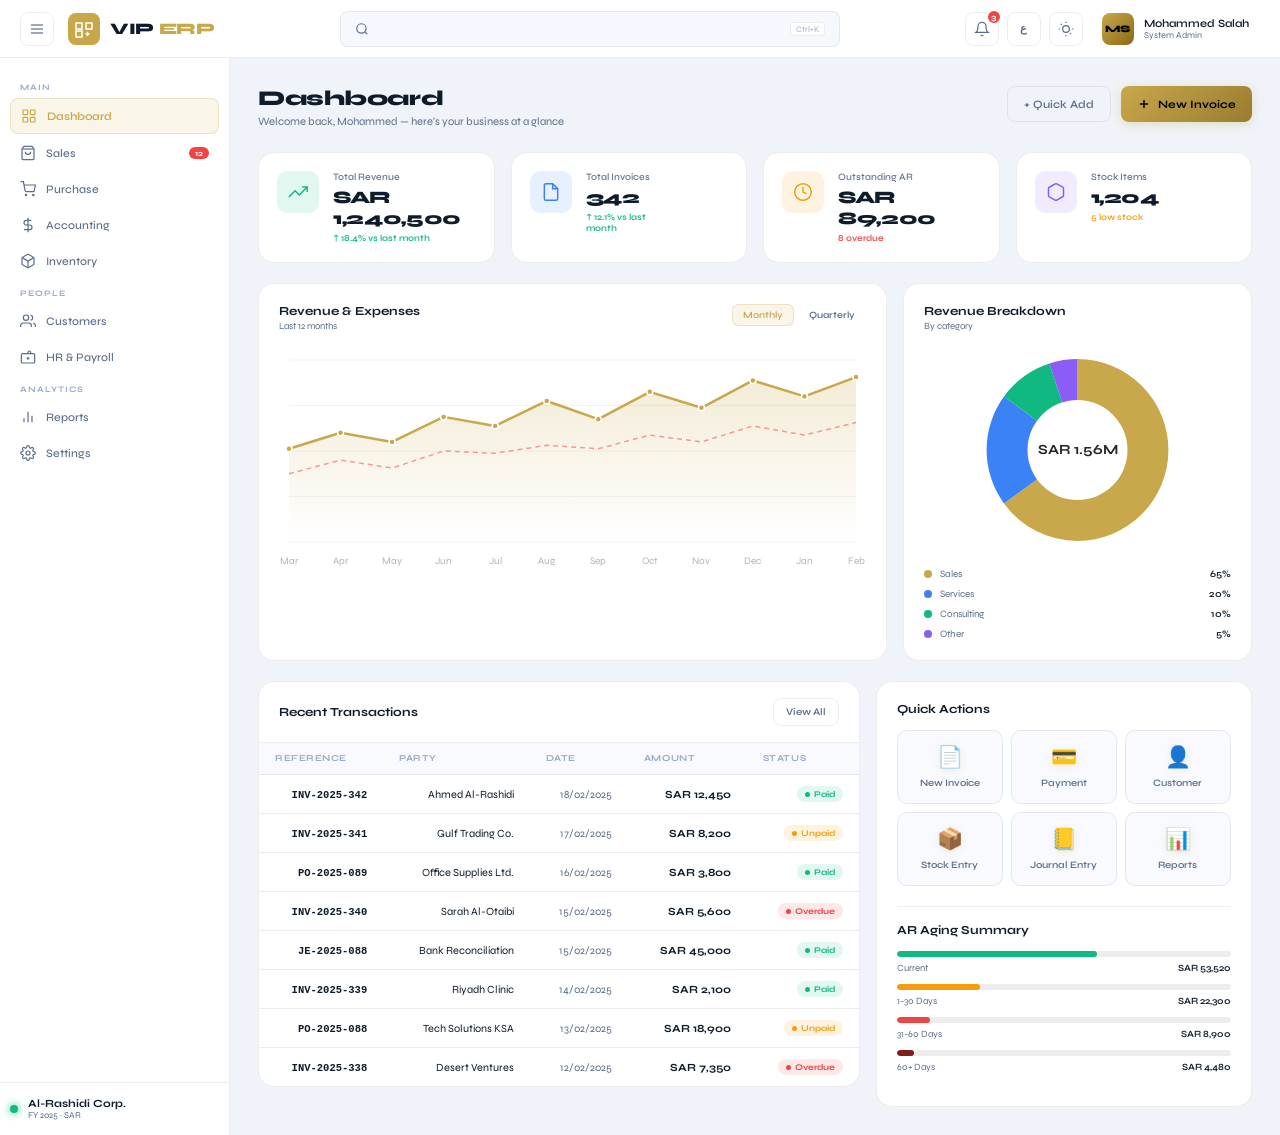
<file: index-12.html>
<!DOCTYPE html>
<html lang="en" dir="ltr" data-theme="dark">
<head>
  <meta charset="UTF-8"/>
  <meta name="viewport" content="width=device-width,initial-scale=1.0,maximum-scale=1.0,user-scalable=no"/>
  <meta name="description" content="VIP ERP — Enterprise Accounting System. Modern, Bilingual, ZATCA-compliant."/>
  <title>VIP ERP | نظام المحاسبة المتكامل</title>
  <link rel="preconnect" href="https://fonts.googleapis.com"/>
  <link rel="preconnect" href="https://fonts.gstatic.com" crossorigin/>
  <link href="https://fonts.googleapis.com/css2?family=Syne:wght@400;500;600;700;800&family=Cairo:wght@300;400;500;600;700;800&display=swap" rel="stylesheet"/>
  <link rel="stylesheet" href="style.css"/>
</head>
<body>

<!-- ══════════════ TOPBAR ══════════════ -->
<header id="topbar">
  <div class="tb-left">
    <button id="sidebar-toggle" class="icon-btn" aria-label="Toggle Sidebar">
      <svg viewBox="0 0 24 24"><line x1="3" y1="6" x2="21" y2="6"/><line x1="3" y1="12" x2="21" y2="12"/><line x1="3" y1="18" x2="21" y2="18"/></svg>
    </button>
    <div class="logo">
      <div class="logo-mark">
        <svg viewBox="0 0 32 32" fill="none"><rect width="32" height="32" rx="8" fill="url(#lg1)"/>
        <defs><linearGradient id="lg1" x1="0" y1="0" x2="32" y2="32"><stop stop-color="#C8A84B"/><stop offset="1" stop-color="#8B6914"/></linearGradient></defs>
        <path d="M8 10h6v6H8zM18 10h6v6h-6zM8 18h6v6H8zM18 21h3M19.5 19.5v3" stroke="#fff" stroke-width="1.5" stroke-linecap="round"/></svg>
      </div>
      <span class="logo-text">VIP <em>ERP</em></span>
    </div>
  </div>
  <div class="tb-center">
    <div class="global-search" id="global-search-wrap">
      <svg class="search-icon" viewBox="0 0 24 24"><circle cx="11" cy="11" r="8"/><line x1="21" y1="21" x2="16.65" y2="16.65"/></svg>
      <input type="text" id="global-search" placeholder="" data-key="search_placeholder" autocomplete="off"/>
      <kbd>Ctrl+K</kbd>
    </div>
  </div>
  <div class="tb-right">
    <button class="icon-btn notif-btn" id="notif-btn" aria-label="Notifications">
      <svg viewBox="0 0 24 24"><path d="M18 8A6 6 0 006 8c0 7-3 9-3 9h18s-3-2-3-9M13.73 21a2 2 0 01-3.46 0"/></svg>
      <span class="notif-badge">3</span>
    </button>
    <button class="icon-btn" id="lang-btn" aria-label="Language">
      <span id="lang-label">ع</span>
    </button>
    <button class="icon-btn" id="theme-btn" aria-label="Theme">
      <svg id="ic-moon" viewBox="0 0 24 24"><path d="M21 12.79A9 9 0 1111.21 3 7 7 0 0021 12.79z"/></svg>
      <svg id="ic-sun" viewBox="0 0 24 24" style="display:none"><circle cx="12" cy="12" r="5"/><line x1="12" y1="1" x2="12" y2="3"/><line x1="12" y1="21" x2="12" y2="23"/><line x1="4.22" y1="4.22" x2="5.64" y2="5.64"/><line x1="18.36" y1="18.36" x2="19.78" y2="19.78"/><line x1="1" y1="12" x2="3" y2="12"/><line x1="21" y1="12" x2="23" y2="12"/></svg>
    </button>
    <div class="avatar-wrap">
      <div class="avatar">MS</div>
      <div class="avatar-info">
        <span class="av-name" data-key="user_name">Mohammed Salah</span>
        <span class="av-role" data-key="user_role">System Admin</span>
      </div>
    </div>
  </div>
</header>

<!-- ══════════════ SIDEBAR ══════════════ -->
<aside id="sidebar">
  <nav class="sidebar-nav">
    <div class="nav-section-label" data-key="nav_main">MAIN</div>
    <a href="#" class="nav-item active" data-module="dashboard">
      <svg viewBox="0 0 24 24"><rect x="3" y="3" width="7" height="7" rx="1"/><rect x="14" y="3" width="7" height="7" rx="1"/><rect x="3" y="14" width="7" height="7" rx="1"/><rect x="14" y="14" width="7" height="7" rx="1"/></svg>
      <span data-key="nav_dashboard">Dashboard</span>
    </a>
    <a href="#" class="nav-item" data-module="sales">
      <svg viewBox="0 0 24 24"><path d="M6 2L3 6v14a2 2 0 002 2h14a2 2 0 002-2V6l-3-4z"/><line x1="3" y1="6" x2="21" y2="6"/><path d="M16 10a4 4 0 01-8 0"/></svg>
      <span data-key="nav_sales">Sales</span>
      <span class="nav-badge">12</span>
    </a>
    <a href="#" class="nav-item" data-module="purchase">
      <svg viewBox="0 0 24 24"><circle cx="9" cy="21" r="1"/><circle cx="20" cy="21" r="1"/><path d="M1 1h4l2.68 13.39a2 2 0 002 1.61h9.72a2 2 0 002-1.61L23 6H6"/></svg>
      <span data-key="nav_purchase">Purchase</span>
    </a>
    <a href="#" class="nav-item" data-module="accounting">
      <svg viewBox="0 0 24 24"><line x1="12" y1="1" x2="12" y2="23"/><path d="M17 5H9.5a3.5 3.5 0 000 7h5a3.5 3.5 0 110 7H6"/></svg>
      <span data-key="nav_accounting">Accounting</span>
    </a>
    <a href="#" class="nav-item" data-module="inventory">
      <svg viewBox="0 0 24 24"><path d="M21 16V8a2 2 0 00-1-1.73l-7-4a2 2 0 00-2 0l-7 4A2 2 0 003 8v8a2 2 0 001 1.73l7 4a2 2 0 002 0l7-4A2 2 0 0021 16z"/><polyline points="3.27,6.96 12,12.01 20.73,6.96"/><line x1="12" y1="22.08" x2="12" y2="12"/></svg>
      <span data-key="nav_inventory">Inventory</span>
    </a>
    <div class="nav-section-label" data-key="nav_people">PEOPLE</div>
    <a href="#" class="nav-item" data-module="customers">
      <svg viewBox="0 0 24 24"><path d="M17 21v-2a4 4 0 00-4-4H5a4 4 0 00-4 4v2"/><circle cx="9" cy="7" r="4"/><path d="M23 21v-2a4 4 0 00-3-3.87M16 3.13a4 4 0 010 7.75"/></svg>
      <span data-key="nav_customers">Customers</span>
    </a>
    <a href="#" class="nav-item" data-module="hr">
      <svg viewBox="0 0 24 24"><rect x="2" y="7" width="20" height="14" rx="2"/><path d="M16 7V5a2 2 0 00-4 0v2M12 12v4M10 14h4"/></svg>
      <span data-key="nav_hr">HR & Payroll</span>
    </a>
    <div class="nav-section-label" data-key="nav_analytics">ANALYTICS</div>
    <a href="#" class="nav-item" data-module="reports">
      <svg viewBox="0 0 24 24"><line x1="18" y1="20" x2="18" y2="10"/><line x1="12" y1="20" x2="12" y2="4"/><line x1="6" y1="20" x2="6" y2="14"/></svg>
      <span data-key="nav_reports">Reports</span>
    </a>
    <a href="#" class="nav-item" data-module="settings">
      <svg viewBox="0 0 24 24"><circle cx="12" cy="12" r="3"/><path d="M19.4 15a1.65 1.65 0 00.33 1.82l.06.06a2 2 0 010 2.83 2 2 0 01-2.83 0l-.06-.06a1.65 1.65 0 00-1.82-.33 1.65 1.65 0 00-1 1.51V21a2 2 0 01-4 0v-.09A1.65 1.65 0 009 19.4a1.65 1.65 0 00-1.82.33l-.06.06a2 2 0 01-2.83 0 2 2 0 010-2.83l.06-.06A1.65 1.65 0 004.68 15a1.65 1.65 0 00-1.51-1H3a2 2 0 010-4h.09A1.65 1.65 0 004.6 9a1.65 1.65 0 00-.33-1.82l-.06-.06a2 2 0 010-2.83 2 2 0 012.83 0l.06.06A1.65 1.65 0 009 4.68a1.65 1.65 0 001-1.51V3a2 2 0 014 0v.09a1.65 1.65 0 001 1.51 1.65 1.65 0 001.82-.33l.06-.06a2 2 0 012.83 0 2 2 0 010 2.83l-.06.06A1.65 1.65 0 0019.4 9a1.65 1.65 0 001.51 1H21a2 2 0 010 4h-.09a1.65 1.65 0 00-1.51 1z"/></svg>
      <span data-key="nav_settings">Settings</span>
    </a>
  </nav>
  <div class="sidebar-footer">
    <div class="company-info">
      <div class="company-dot"></div>
      <div>
        <div class="company-name" data-key="company_name">Al-Rashidi Corp.</div>
        <div class="company-year" data-key="fiscal_year">FY 2025 · SAR</div>
      </div>
    </div>
  </div>
</aside>

<!-- ══════════════ MAIN CONTENT ══════════════ -->
<main id="main-content">

  <!-- ── DASHBOARD MODULE ── -->
  <div class="module-view active" id="mod-dashboard">
    <div class="page-header">
      <div>
        <h1 class="page-title" data-key="dash_title">Dashboard</h1>
        <p class="page-sub" data-key="dash_sub">Welcome back, Mohammed — here's your business at a glance</p>
      </div>
      <div class="page-actions">
        <button class="btn btn-ghost" onclick="openModal('quick-add')" data-key="btn_quick_add">+ Quick Add</button>
        <button class="btn btn-primary" onclick="openModal('new-invoice')">
          <svg viewBox="0 0 24 24"><line x1="12" y1="5" x2="12" y2="19"/><line x1="5" y1="12" x2="19" y2="12"/></svg>
          <span data-key="btn_new_invoice">New Invoice</span>
        </button>
      </div>
    </div>

    <!-- KPI CARDS -->
    <div class="kpi-grid">
      <div class="kpi-card" onclick="openModule('accounting')">
        <div class="kpi-icon kpi-green">
          <svg viewBox="0 0 24 24"><polyline points="23,6 13.5,15.5 8.5,10.5 1,18"/><polyline points="17,6 23,6 23,12"/></svg>
        </div>
        <div class="kpi-body">
          <div class="kpi-label" data-key="kpi_revenue">Total Revenue</div>
          <div class="kpi-value">SAR 1,240,500</div>
          <div class="kpi-change positive">↑ 18.4% <span data-key="vs_last">vs last month</span></div>
        </div>
        <div class="kpi-spark" id="spark1"></div>
      </div>
      <div class="kpi-card" onclick="openModule('sales')">
        <div class="kpi-icon kpi-blue">
          <svg viewBox="0 0 24 24"><path d="M14 2H6a2 2 0 00-2 2v16a2 2 0 002 2h12a2 2 0 002-2V8z"/><polyline points="14,2 14,8 20,8"/></svg>
        </div>
        <div class="kpi-body">
          <div class="kpi-label" data-key="kpi_invoices">Total Invoices</div>
          <div class="kpi-value">342</div>
          <div class="kpi-change positive">↑ 12.1% <span data-key="vs_last">vs last month</span></div>
        </div>
        <div class="kpi-spark" id="spark2"></div>
      </div>
      <div class="kpi-card" onclick="openModule('accounting')">
        <div class="kpi-icon kpi-amber">
          <svg viewBox="0 0 24 24"><circle cx="12" cy="12" r="10"/><polyline points="12,6 12,12 16,14"/></svg>
        </div>
        <div class="kpi-body">
          <div class="kpi-label" data-key="kpi_receivable">Outstanding AR</div>
          <div class="kpi-value">SAR 89,200</div>
          <div class="kpi-change negative">8 <span data-key="overdue">overdue</span></div>
        </div>
        <div class="kpi-spark" id="spark3"></div>
      </div>
      <div class="kpi-card" onclick="openModule('inventory')">
        <div class="kpi-icon kpi-purple">
          <svg viewBox="0 0 24 24"><path d="M21 16V8a2 2 0 00-1-1.73l-7-4a2 2 0 00-2 0l-7 4A2 2 0 003 8v8a2 2 0 001 1.73l7 4a2 2 0 002 0l7-4A2 2 0 0021 16z"/></svg>
        </div>
        <div class="kpi-body">
          <div class="kpi-label" data-key="kpi_stock">Stock Items</div>
          <div class="kpi-value">1,204</div>
          <div class="kpi-change warning">5 <span data-key="low_stock">low stock</span></div>
        </div>
        <div class="kpi-spark" id="spark4"></div>
      </div>
    </div>

    <!-- CHARTS ROW -->
    <div class="charts-row">
      <div class="chart-card large-chart">
        <div class="chart-header">
          <div>
            <div class="chart-title" data-key="ch_revenue">Revenue & Expenses</div>
            <div class="chart-sub" data-key="ch_revenue_sub">Last 12 months</div>
          </div>
          <div class="chart-tabs">
            <button class="chart-tab active" data-key="tab_monthly">Monthly</button>
            <button class="chart-tab" data-key="tab_quarterly">Quarterly</button>
          </div>
        </div>
        <canvas id="revenueChart" height="220"></canvas>
      </div>
      <div class="chart-card">
        <div class="chart-header">
          <div>
            <div class="chart-title" data-key="ch_breakdown">Revenue Breakdown</div>
            <div class="chart-sub" data-key="ch_breakdown_sub">By category</div>
          </div>
        </div>
        <canvas id="breakdownChart" height="200"></canvas>
        <div class="donut-legend" id="donut-legend"></div>
      </div>
    </div>

    <!-- BOTTOM ROW -->
    <div class="bottom-row">
      <!-- Recent Transactions -->
      <div class="table-card">
        <div class="table-header">
          <div class="chart-title" data-key="recent_tx">Recent Transactions</div>
          <button class="btn btn-ghost sm" onclick="openModule('accounting')" data-key="view_all">View All</button>
        </div>
        <div class="table-wrap">
          <table class="data-table">
            <thead>
              <tr>
                <th data-key="th_ref">Reference</th>
                <th data-key="th_party">Party</th>
                <th data-key="th_date">Date</th>
                <th data-key="th_amount">Amount</th>
                <th data-key="th_status">Status</th>
              </tr>
            </thead>
            <tbody id="recent-tx-body"></tbody>
          </table>
        </div>
      </div>
      <!-- Quick Actions -->
      <div class="quick-panel">
        <div class="chart-title" data-key="quick_actions">Quick Actions</div>
        <div class="quick-grid">
          <button class="quick-btn" onclick="openModal('new-invoice')">
            <span class="qb-icon">📄</span>
            <span data-key="qa_invoice">New Invoice</span>
          </button>
          <button class="quick-btn" onclick="openModal('record-payment')">
            <span class="qb-icon">💳</span>
            <span data-key="qa_payment">Payment</span>
          </button>
          <button class="quick-btn" onclick="openModal('add-customer')">
            <span class="qb-icon">👤</span>
            <span data-key="qa_customer">Customer</span>
          </button>
          <button class="quick-btn" onclick="openModal('stock-entry')">
            <span class="qb-icon">📦</span>
            <span data-key="qa_stock">Stock Entry</span>
          </button>
          <button class="quick-btn" onclick="openModal('journal-entry')">
            <span class="qb-icon">📒</span>
            <span data-key="qa_journal">Journal Entry</span>
          </button>
          <button class="quick-btn" onclick="openModule('reports')">
            <span class="qb-icon">📊</span>
            <span data-key="qa_reports">Reports</span>
          </button>
        </div>
        <!-- AR Aging -->
        <div class="aging-section">
          <div class="chart-title" style="margin-bottom:14px" data-key="ar_aging">AR Aging Summary</div>
          <div class="aging-bar-wrap">
            <div class="aging-bar"><div class="aging-fill" style="width:60%;background:var(--success)"></div></div>
            <div class="aging-label"><span data-key="aging_current">Current</span><span class="aging-val">SAR 53,520</span></div>
          </div>
          <div class="aging-bar-wrap">
            <div class="aging-bar"><div class="aging-fill" style="width:25%;background:var(--warning)"></div></div>
            <div class="aging-label"><span data-key="aging_30">1-30 Days</span><span class="aging-val">SAR 22,300</span></div>
          </div>
          <div class="aging-bar-wrap">
            <div class="aging-bar"><div class="aging-fill" style="width:10%;background:var(--danger)"></div></div>
            <div class="aging-label"><span data-key="aging_60">31-60 Days</span><span class="aging-val">SAR 8,900</span></div>
          </div>
          <div class="aging-bar-wrap">
            <div class="aging-bar"><div class="aging-fill" style="width:5%;background:#7f1d1d"></div></div>
            <div class="aging-label"><span data-key="aging_over">60+ Days</span><span class="aging-val">SAR 4,480</span></div>
          </div>
        </div>
      </div>
    </div>
  </div>

  <!-- ── SALES MODULE ── -->
  <div class="module-view" id="mod-sales">
    <div class="page-header">
      <div>
        <h1 class="page-title" data-key="sales_title">Sales Management</h1>
        <p class="page-sub" data-key="sales_sub">Manage invoices, quotations & customer orders</p>
      </div>
      <div class="page-actions">
        <button class="btn btn-ghost" data-key="btn_quotation">New Quotation</button>
        <button class="btn btn-primary" onclick="openModal('new-invoice')">
          <svg viewBox="0 0 24 24"><line x1="12" y1="5" x2="12" y2="19"/><line x1="5" y1="12" x2="19" y2="12"/></svg>
          <span data-key="btn_new_invoice">New Invoice</span>
        </button>
      </div>
    </div>
    <div class="kpi-grid" style="grid-template-columns:repeat(3,1fr)">
      <div class="kpi-card"><div class="kpi-icon kpi-green"><svg viewBox="0 0 24 24"><polyline points="23,6 13.5,15.5 8.5,10.5 1,18"/></svg></div><div class="kpi-body"><div class="kpi-label" data-key="mtd_sales">MTD Sales</div><div class="kpi-value">SAR 412,800</div><div class="kpi-change positive">↑ 22%</div></div></div>
      <div class="kpi-card"><div class="kpi-icon kpi-blue"><svg viewBox="0 0 24 24"><path d="M14 2H6a2 2 0 00-2 2v16a2 2 0 002 2h12a2 2 0 002-2V8z"/></svg></div><div class="kpi-body"><div class="kpi-label" data-key="pending_inv">Pending</div><div class="kpi-value">23</div><div class="kpi-change warning" data-key="needs_action">Needs action</div></div></div>
      <div class="kpi-card"><div class="kpi-icon kpi-amber"><svg viewBox="0 0 24 24"><circle cx="12" cy="12" r="10"/><polyline points="12,6 12,12 16,14"/></svg></div><div class="kpi-body"><div class="kpi-label" data-key="avg_invoice">Avg Invoice</div><div class="kpi-value">SAR 1,206</div><div class="kpi-change positive">↑ 5%</div></div></div>
    </div>
    <div class="table-card" style="margin-top:0">
      <div class="table-header">
        <div class="chart-title" data-key="sales_list">Sales Invoices</div>
        <div class="table-controls">
          <input class="table-search" type="text" placeholder="Search invoices..." data-key-ph="search_invoices"/>
          <select class="table-filter"><option data-key="all_status">All Status</option><option data-key="paid">Paid</option><option data-key="unpaid">Unpaid</option><option data-key="overdue">Overdue</option></select>
        </div>
      </div>
      <div class="table-wrap">
        <table class="data-table">
          <thead><tr>
            <th data-key="th_invoice">Invoice #</th>
            <th data-key="th_customer">Customer</th>
            <th data-key="th_date">Date</th>
            <th data-key="th_due">Due Date</th>
            <th data-key="th_amount">Amount</th>
            <th data-key="th_status">Status</th>
            <th data-key="th_actions">Actions</th>
          </tr></thead>
          <tbody id="sales-table-body"></tbody>
        </table>
      </div>
      <div class="table-pagination">
        <span class="page-info" data-key="showing_records">Showing 1-10 of 342 records</span>
        <div class="page-btns">
          <button class="page-btn">‹</button>
          <button class="page-btn active">1</button>
          <button class="page-btn">2</button>
          <button class="page-btn">3</button>
          <button class="page-btn">›</button>
        </div>
      </div>
    </div>
  </div>

  <!-- ── ACCOUNTING MODULE ── -->
  <div class="module-view" id="mod-accounting">
    <div class="page-header">
      <div>
        <h1 class="page-title" data-key="acc_title">Accounting</h1>
        <p class="page-sub" data-key="acc_sub">Chart of accounts, journal entries & financial overview</p>
      </div>
      <div class="page-actions">
        <button class="btn btn-ghost" onclick="openModal('journal-entry')" data-key="btn_journal">Journal Entry</button>
        <button class="btn btn-primary" onclick="openModule('reports')">
          <svg viewBox="0 0 24 24"><line x1="18" y1="20" x2="18" y2="10"/><line x1="12" y1="20" x2="12" y2="4"/><line x1="6" y1="20" x2="6" y2="14"/></svg>
          <span data-key="btn_fin_reports">Financial Reports</span>
        </button>
      </div>
    </div>
    <div class="kpi-grid">
      <div class="kpi-card"><div class="kpi-icon kpi-green"><svg viewBox="0 0 24 24"><polyline points="23,6 13.5,15.5 8.5,10.5 1,18"/></svg></div><div class="kpi-body"><div class="kpi-label" data-key="kpi_assets">Total Assets</div><div class="kpi-value">SAR 4,820,000</div><div class="kpi-change positive">Balance Sheet</div></div></div>
      <div class="kpi-card"><div class="kpi-icon kpi-amber"><svg viewBox="0 0 24 24"><path d="M17 21v-2a4 4 0 00-4-4H5"/></svg></div><div class="kpi-body"><div class="kpi-label" data-key="kpi_liabilities">Liabilities</div><div class="kpi-value">SAR 1,240,000</div><div class="kpi-change warning">Under control</div></div></div>
      <div class="kpi-card"><div class="kpi-icon kpi-blue"><svg viewBox="0 0 24 24"><line x1="12" y1="1" x2="12" y2="23"/></svg></div><div class="kpi-body"><div class="kpi-label" data-key="kpi_equity">Equity</div><div class="kpi-value">SAR 3,580,000</div><div class="kpi-change positive">↑ 8.2%</div></div></div>
      <div class="kpi-card"><div class="kpi-icon kpi-purple"><svg viewBox="0 0 24 24"><polyline points="22,12 18,12 15,21 9,3 6,12 2,12"/></svg></div><div class="kpi-body"><div class="kpi-label" data-key="kpi_net_profit">Net Profit</div><div class="kpi-value">SAR 312,450</div><div class="kpi-change positive">↑ 15.7%</div></div></div>
    </div>
    <!-- COA -->
    <div class="table-card">
      <div class="table-header">
        <div class="chart-title" data-key="coa_title">Chart of Accounts</div>
        <div class="table-controls">
          <input class="table-search" type="text" placeholder="Search accounts..."/>
          <button class="btn btn-ghost sm" data-key="btn_add_account">+ Add Account</button>
        </div>
      </div>
      <div class="table-wrap">
        <table class="data-table">
          <thead><tr>
            <th data-key="th_acc_code">Code</th>
            <th data-key="th_acc_name">Account Name</th>
            <th data-key="th_acc_type">Type</th>
            <th data-key="th_acc_balance">Balance</th>
            <th data-key="th_acc_group">Group</th>
          </tr></thead>
          <tbody id="coa-body"></tbody>
        </table>
      </div>
    </div>
  </div>

  <!-- ── INVENTORY MODULE ── -->
  <div class="module-view" id="mod-inventory">
    <div class="page-header">
      <div>
        <h1 class="page-title" data-key="inv_title">Inventory Management</h1>
        <p class="page-sub" data-key="inv_sub">Real-time stock tracking across all warehouses</p>
      </div>
      <div class="page-actions">
        <button class="btn btn-ghost" onclick="openModal('stock-entry')" data-key="btn_stock_entry">Stock Entry</button>
        <button class="btn btn-primary">
          <svg viewBox="0 0 24 24"><line x1="12" y1="5" x2="12" y2="19"/><line x1="5" y1="12" x2="19" y2="12"/></svg>
          <span data-key="btn_add_item">Add Item</span>
        </button>
      </div>
    </div>
    <div class="kpi-grid" style="grid-template-columns:repeat(3,1fr)">
      <div class="kpi-card"><div class="kpi-icon kpi-green"><svg viewBox="0 0 24 24"><path d="M21 16V8a2 2 0 00-1-1.73l-7-4a2 2 0 00-2 0l-7 4A2 2 0 003 8v8a2 2 0 001 1.73l7 4a2 2 0 002 0l7-4A2 2 0 0021 16z"/></svg></div><div class="kpi-body"><div class="kpi-label" data-key="total_items">Total Items</div><div class="kpi-value">1,204</div><div class="kpi-change positive">In 3 warehouses</div></div></div>
      <div class="kpi-card"><div class="kpi-icon kpi-amber"><svg viewBox="0 0 24 24"><path d="M10.29 3.86L1.82 18a2 2 0 001.71 3h16.94a2 2 0 001.71-3L13.71 3.86a2 2 0 00-3.42 0z"/><line x1="12" y1="9" x2="12" y2="13"/><line x1="12" y1="17" x2="12.01" y2="17"/></svg></div><div class="kpi-body"><div class="kpi-label" data-key="low_stock_items">Low Stock</div><div class="kpi-value">5</div><div class="kpi-change negative" data-key="reorder_needed">Reorder needed</div></div></div>
      <div class="kpi-card"><div class="kpi-icon kpi-blue"><svg viewBox="0 0 24 24"><rect x="1" y="3" width="15" height="13"/><polygon points="16,8 20,8 23,11 23,16 16,16 16,8"/><circle cx="5.5" cy="18.5" r="2.5"/><circle cx="18.5" cy="18.5" r="2.5"/></svg></div><div class="kpi-body"><div class="kpi-label" data-key="stock_value">Stock Value</div><div class="kpi-value">SAR 2,840,200</div><div class="kpi-change positive">↑ 4.1%</div></div></div>
    </div>
    <div class="table-card" style="margin-top:0">
      <div class="table-header">
        <div class="chart-title" data-key="item_list">Item List</div>
        <div class="table-controls">
          <input class="table-search" type="text" placeholder="Search items..."/>
          <select class="table-filter"><option data-key="all_warehouses">All Warehouses</option><option>Main Warehouse</option><option>Riyadh Branch</option></select>
        </div>
      </div>
      <div class="table-wrap">
        <table class="data-table">
          <thead><tr>
            <th data-key="th_item_code">Code</th>
            <th data-key="th_item_name">Item Name</th>
            <th data-key="th_warehouse">Warehouse</th>
            <th data-key="th_qty">Qty</th>
            <th data-key="th_unit_price">Unit Price</th>
            <th data-key="th_total_val">Total Value</th>
            <th data-key="th_status">Status</th>
          </tr></thead>
          <tbody id="inventory-body"></tbody>
        </table>
      </div>
    </div>
  </div>

  <!-- ── CUSTOMERS MODULE ── -->
  <div class="module-view" id="mod-customers">
    <div class="page-header">
      <div>
        <h1 class="page-title" data-key="cust_title">Customers & CRM</h1>
        <p class="page-sub" data-key="cust_sub">Manage your customer relationships</p>
      </div>
      <div class="page-actions">
        <button class="btn btn-primary" onclick="openModal('add-customer')">
          <svg viewBox="0 0 24 24"><line x1="12" y1="5" x2="12" y2="19"/><line x1="5" y1="12" x2="19" y2="12"/></svg>
          <span data-key="btn_add_customer">Add Customer</span>
        </button>
      </div>
    </div>
    <div class="customers-grid" id="customers-grid"></div>
  </div>

  <!-- ── HR MODULE ── -->
  <div class="module-view" id="mod-hr">
    <div class="page-header">
      <div>
        <h1 class="page-title" data-key="hr_title">HR & Payroll</h1>
        <p class="page-sub" data-key="hr_sub">Saudi labor law compliant — GOSI integrated</p>
      </div>
      <div class="page-actions">
        <button class="btn btn-ghost" data-key="btn_run_payroll">Run Payroll</button>
        <button class="btn btn-primary">
          <svg viewBox="0 0 24 24"><line x1="12" y1="5" x2="12" y2="19"/><line x1="5" y1="12" x2="19" y2="12"/></svg>
          <span data-key="btn_add_employee">Add Employee</span>
        </button>
      </div>
    </div>
    <div class="kpi-grid" style="grid-template-columns:repeat(4,1fr)">
      <div class="kpi-card"><div class="kpi-icon kpi-blue"><svg viewBox="0 0 24 24"><path d="M17 21v-2a4 4 0 00-4-4H5a4 4 0 00-4 4v2"/><circle cx="9" cy="7" r="4"/></svg></div><div class="kpi-body"><div class="kpi-label" data-key="total_employees">Employees</div><div class="kpi-value">48</div><div class="kpi-change positive">Active</div></div></div>
      <div class="kpi-card"><div class="kpi-icon kpi-green"><svg viewBox="0 0 24 24"><line x1="12" y1="1" x2="12" y2="23"/></svg></div><div class="kpi-body"><div class="kpi-label" data-key="payroll_cost">Payroll / Month</div><div class="kpi-value">SAR 284,000</div><div class="kpi-change positive">On budget</div></div></div>
      <div class="kpi-card"><div class="kpi-icon kpi-amber"><svg viewBox="0 0 24 24"><rect x="2" y="7" width="20" height="14" rx="2"/></svg></div><div class="kpi-body"><div class="kpi-label" data-key="pending_leaves">Pending Leaves</div><div class="kpi-value">7</div><div class="kpi-change warning" data-key="for_approval">For approval</div></div></div>
      <div class="kpi-card"><div class="kpi-icon kpi-purple"><svg viewBox="0 0 24 24"><path d="M12 22s8-4 8-10V5l-8-3-8 3v7c0 6 8 10 8 10z"/></svg></div><div class="kpi-body"><div class="kpi-label" data-key="gosi_contrib">GOSI Contribution</div><div class="kpi-value">SAR 28,400</div><div class="kpi-change positive">Compliant</div></div></div>
    </div>
    <div class="table-card" style="margin-top:0">
      <div class="table-header"><div class="chart-title" data-key="employee_list">Employee List</div></div>
      <div class="table-wrap">
        <table class="data-table">
          <thead><tr>
            <th data-key="th_emp_id">ID</th>
            <th data-key="th_emp_name">Name</th>
            <th data-key="th_department">Department</th>
            <th data-key="th_position">Position</th>
            <th data-key="th_salary">Salary</th>
            <th data-key="th_gosi">GOSI</th>
            <th data-key="th_status">Status</th>
          </tr></thead>
          <tbody id="hr-body"></tbody>
        </table>
      </div>
    </div>
  </div>

  <!-- ── REPORTS MODULE ── -->
  <div class="module-view" id="mod-reports">
    <div class="page-header">
      <div>
        <h1 class="page-title" data-key="rep_title">Financial Reports</h1>
        <p class="page-sub" data-key="rep_sub">IFRS-compliant reports — Export to PDF & Excel</p>
      </div>
      <div class="page-actions">
        <button class="btn btn-ghost" data-key="btn_export_pdf">Export PDF</button>
        <button class="btn btn-primary" data-key="btn_export_excel">Export Excel</button>
      </div>
    </div>
    <div class="reports-grid">
      <div class="report-card" onclick="openModal('report-pl')">
        <div class="report-icon">📊</div>
        <div class="report-name" data-key="rep_pl">Profit & Loss</div>
        <div class="report-desc" data-key="rep_pl_desc">Income statement with YoY comparison</div>
        <div class="report-meta">IFRS Compliant · PDF / Excel</div>
      </div>
      <div class="report-card" onclick="openModal('report-bs')">
        <div class="report-icon">📋</div>
        <div class="report-name" data-key="rep_bs">Balance Sheet</div>
        <div class="report-desc" data-key="rep_bs_desc">Assets, liabilities & equity snapshot</div>
        <div class="report-meta">IFRS Compliant · PDF / Excel</div>
      </div>
      <div class="report-card">
        <div class="report-icon">🔄</div>
        <div class="report-name" data-key="rep_cf">Cash Flow</div>
        <div class="report-desc" data-key="rep_cf_desc">Operating, investing & financing activities</div>
        <div class="report-meta">IFRS Compliant · PDF / Excel</div>
      </div>
      <div class="report-card">
        <div class="report-icon">⚖️</div>
        <div class="report-name" data-key="rep_tb">Trial Balance</div>
        <div class="report-desc" data-key="rep_tb_desc">Debit & credit balances verification</div>
        <div class="report-meta">Auto-balanced · PDF / Excel</div>
      </div>
      <div class="report-card">
        <div class="report-icon">🧾</div>
        <div class="report-name" data-key="rep_vat">VAT Return</div>
        <div class="report-desc" data-key="rep_vat_desc">ZATCA-compliant VAT return report</div>
        <div class="report-meta">ZATCA Phase 2 · XML / PDF</div>
      </div>
      <div class="report-card">
        <div class="report-icon">📈</div>
        <div class="report-name" data-key="rep_ar">AR Aging</div>
        <div class="report-desc" data-key="rep_ar_desc">Receivables aged by 30/60/90 days</div>
        <div class="report-meta">Collection tool · PDF / Excel</div>
      </div>
    </div>
    <!-- P&L Preview -->
    <div class="table-card">
      <div class="table-header">
        <div class="chart-title" data-key="pl_preview">P&L Preview — FY 2025</div>
        <select class="table-filter"><option>FY 2025</option><option>FY 2024</option></select>
      </div>
      <div class="table-wrap">
        <table class="data-table pl-table">
          <tbody id="pl-body"></tbody>
        </table>
      </div>
    </div>
  </div>

  <!-- ── SETTINGS MODULE ── -->
  <div class="module-view" id="mod-settings">
    <div class="page-header">
      <div>
        <h1 class="page-title" data-key="set_title">System Settings</h1>
        <p class="page-sub" data-key="set_sub">Configure your ERP environment</p>
      </div>
    </div>
    <div class="settings-grid">
      <div class="settings-card">
        <div class="settings-icon">🏢</div>
        <div class="settings-name" data-key="set_company">Company Profile</div>
        <div class="settings-desc" data-key="set_company_desc">Name, logo, CR number, fiscal year</div>
      </div>
      <div class="settings-card">
        <div class="settings-icon">💱</div>
        <div class="settings-name" data-key="set_currency">Currencies</div>
        <div class="settings-desc" data-key="set_currency_desc">Multi-currency & exchange rates</div>
      </div>
      <div class="settings-card">
        <div class="settings-icon">👥</div>
        <div class="settings-name" data-key="set_users">Users & Roles</div>
        <div class="settings-desc" data-key="set_users_desc">Permissions & access control</div>
      </div>
      <div class="settings-card">
        <div class="settings-icon">🧾</div>
        <div class="settings-name" data-key="set_zatca">ZATCA E-Invoicing</div>
        <div class="settings-desc" data-key="set_zatca_desc">Phase 2 configuration & certificates</div>
      </div>
      <div class="settings-card">
        <div class="settings-icon">🔗</div>
        <div class="settings-name" data-key="set_integrations">Integrations</div>
        <div class="settings-desc" data-key="set_integrations_desc">WhatsApp, Banks, Payment gateways</div>
      </div>
      <div class="settings-card">
        <div class="settings-icon">💾</div>
        <div class="settings-name" data-key="set_backup">Backup & Security</div>
        <div class="settings-desc" data-key="set_backup_desc">Auto backup, 2FA, audit logs</div>
      </div>
    </div>
  </div>

  <!-- ── PURCHASE MODULE ── -->
  <div class="module-view" id="mod-purchase">
    <div class="page-header">
      <div>
        <h1 class="page-title" data-key="pur_title">Purchase Management</h1>
        <p class="page-sub" data-key="pur_sub">Purchase orders, vendor bills & GRN</p>
      </div>
      <div class="page-actions">
        <button class="btn btn-primary">
          <svg viewBox="0 0 24 24"><line x1="12" y1="5" x2="12" y2="19"/><line x1="5" y1="12" x2="19" y2="12"/></svg>
          <span data-key="btn_new_po">New Purchase Order</span>
        </button>
      </div>
    </div>
    <div class="kpi-grid" style="grid-template-columns:repeat(3,1fr)">
      <div class="kpi-card"><div class="kpi-icon kpi-blue"><svg viewBox="0 0 24 24"><path d="M6 2L3 6v14a2 2 0 002 2h14a2 2 0 002-2V6l-3-4z"/></svg></div><div class="kpi-body"><div class="kpi-label" data-key="mtd_purchase">MTD Purchases</div><div class="kpi-value">SAR 285,600</div><div class="kpi-change positive">12 POs</div></div></div>
      <div class="kpi-card"><div class="kpi-icon kpi-amber"><svg viewBox="0 0 24 24"><circle cx="12" cy="12" r="10"/></svg></div><div class="kpi-body"><div class="kpi-label" data-key="pending_po">Pending POs</div><div class="kpi-value">8</div><div class="kpi-change warning" data-key="awaiting_grn">Awaiting GRN</div></div></div>
      <div class="kpi-card"><div class="kpi-icon kpi-purple"><svg viewBox="0 0 24 24"><path d="M17 21v-2a4 4 0 00-4-4H5"/></svg></div><div class="kpi-body"><div class="kpi-label" data-key="ap_outstanding">AP Outstanding</div><div class="kpi-value">SAR 124,800</div><div class="kpi-change warning" data-key="due_soon">Due soon</div></div></div>
    </div>
    <div class="table-card" style="margin-top:0">
      <div class="table-header"><div class="chart-title" data-key="po_list">Purchase Orders</div></div>
      <div class="table-wrap">
        <table class="data-table">
          <thead><tr>
            <th data-key="th_po_num">PO #</th>
            <th data-key="th_vendor">Vendor</th>
            <th data-key="th_date">Date</th>
            <th data-key="th_amount">Amount</th>
            <th data-key="th_status">Status</th>
            <th data-key="th_actions">Actions</th>
          </tr></thead>
          <tbody id="purchase-body"></tbody>
        </table>
      </div>
    </div>
  </div>

</main>

<!-- ══════════════ MODALS ══════════════ -->

<!-- New Invoice Modal -->
<div class="modal-overlay" id="modal-new-invoice" onclick="if(event.target===this)closeModal('new-invoice')">
  <div class="modal-box">
    <div class="modal-head">
      <div class="modal-title-wrap">
        <span class="modal-icon">📄</span>
        <h2 class="modal-title" data-key="new_invoice_title">New Sales Invoice</h2>
      </div>
      <button class="modal-close" onclick="closeModal('new-invoice')">✕</button>
    </div>
    <div class="modal-body">
      <div class="form-grid-2">
        <div class="form-group">
          <label class="form-label" data-key="lbl_customer">Customer *</label>
          <select class="form-select"><option>Ahmed Al-Rashidi</option><option>Sarah Al-Otaibi</option><option>Gulf Trading Co.</option></select>
        </div>
        <div class="form-group">
          <label class="form-label" data-key="lbl_invoice_date">Invoice Date *</label>
          <input class="form-input" type="date" value="2025-02-18"/>
        </div>
        <div class="form-group">
          <label class="form-label" data-key="lbl_due_date">Due Date *</label>
          <input class="form-input" type="date" value="2025-03-18"/>
        </div>
        <div class="form-group">
          <label class="form-label" data-key="lbl_currency">Currency</label>
          <select class="form-select"><option>SAR — Saudi Riyal</option><option>AED — UAE Dirham</option><option>USD — US Dollar</option></select>
        </div>
      </div>
      <div class="items-section">
        <div class="items-header">
          <span class="form-label" data-key="lbl_items">Line Items</span>
          <button class="btn btn-ghost sm" onclick="addInvoiceLine()" data-key="btn_add_line">+ Add Line</button>
        </div>
        <div class="items-table-wrap">
          <table class="items-table">
            <thead><tr>
              <th data-key="th_item">Item</th>
              <th data-key="th_qty">Qty</th>
              <th data-key="th_price">Price</th>
              <th data-key="th_vat">VAT 15%</th>
              <th data-key="th_total">Total</th>
              <th></th>
            </tr></thead>
            <tbody id="invoice-lines">
              <tr class="item-row">
                <td><input class="form-input sm" type="text" placeholder="Item name..." value="Office Chair Premium"/></td>
                <td><input class="form-input sm number" type="number" value="2" oninput="calcLine(this)"/></td>
                <td><input class="form-input sm number" type="number" value="850" oninput="calcLine(this)"/></td>
                <td class="vat-cell">SAR 255</td>
                <td class="total-cell">SAR 1,955</td>
                <td><button class="remove-line" onclick="this.closest('tr').remove();calcTotal()">✕</button></td>
              </tr>
            </tbody>
          </table>
        </div>
        <div class="invoice-totals">
          <div class="inv-total-row"><span data-key="subtotal">Subtotal</span><span id="inv-subtotal">SAR 1,700</span></div>
          <div class="inv-total-row"><span data-key="vat_15">VAT (15%)</span><span id="inv-vat">SAR 255</span></div>
          <div class="inv-total-row total-row"><span data-key="grand_total">Grand Total</span><span id="inv-grand">SAR 1,955</span></div>
        </div>
      </div>
      <div class="form-group">
        <label class="form-label" data-key="lbl_notes">Notes</label>
        <textarea class="form-textarea" rows="2" data-key-ph="invoice_notes_ph"></textarea>
      </div>
    </div>
    <div class="modal-footer">
      <button class="btn btn-ghost" onclick="closeModal('new-invoice')" data-key="btn_cancel">Cancel</button>
      <button class="btn btn-ghost" data-key="btn_save_draft">Save Draft</button>
      <button class="btn btn-primary" onclick="showToast('success','Invoice INV-2025-343 created successfully!');closeModal('new-invoice')">
        <span data-key="btn_submit_invoice">Submit Invoice</span>
      </button>
    </div>
    <div class="modal-cta">
      <a href="https://wa.me/201113903070" target="_blank" class="cta-wa-link">
        <svg viewBox="0 0 24 24"><path d="M17.472 14.382c-.297-.149-1.758-.867-2.03-.967-.273-.099-.471-.148-.67.15-.197.297-.767.966-.94 1.164-.173.199-.347.223-.644.075-.297-.15-1.255-.463-2.39-1.475-.883-.788-1.48-1.761-1.653-2.059-.173-.297-.018-.458.13-.606.134-.133.298-.347.446-.52.149-.174.198-.298.298-.497.099-.198.05-.371-.025-.52-.075-.149-.669-1.612-.916-2.207-.242-.579-.487-.5-.669-.51-.173-.008-.371-.01-.57-.01-.198 0-.52.074-.792.372-.272.297-1.04 1.016-1.04 2.479 0 1.462 1.065 2.875 1.213 3.074.149.198 2.096 3.2 5.077 4.487.709.306 1.262.489 1.694.625.712.227 1.36.195 1.871.118.571-.085 1.758-.719 2.006-1.413.248-.694.248-1.289.173-1.413-.074-.124-.272-.198-.57-.347zM11.99 0C5.37 0 0 5.373 0 12c0 2.117.55 4.112 1.51 5.85L0 24l6.335-1.652A11.954 11.954 0 0012 24c6.627 0 12-5.373 12-12S18.617 0 11.99 0zm.01 21.818a9.814 9.814 0 01-5.001-1.37l-.36-.214-3.732.979 1.003-3.608-.233-.371A9.818 9.818 0 012.183 12c0-5.42 4.407-9.818 9.817-9.818 5.411 0 9.818 4.397 9.818 9.818 0 5.42-4.407 9.818-9.818 9.818z" fill="currentColor"/></svg>
        Need help? Chat with our team
      </a>
      <a href="https://moh222salah.github.io/cv" target="_blank" class="cta-portfolio-link" data-key="cta_portfolio">View Developer Portfolio →</a>
    </div>
  </div>
</div>

<!-- Journal Entry Modal -->
<div class="modal-overlay" id="modal-journal-entry" onclick="if(event.target===this)closeModal('journal-entry')">
  <div class="modal-box">
    <div class="modal-head">
      <div class="modal-title-wrap"><span class="modal-icon">📒</span><h2 class="modal-title" data-key="je_title">Journal Entry</h2></div>
      <button class="modal-close" onclick="closeModal('journal-entry')">✕</button>
    </div>
    <div class="modal-body">
      <div class="form-grid-2">
        <div class="form-group"><label class="form-label" data-key="lbl_je_date">Date *</label><input class="form-input" type="date" value="2025-02-18"/></div>
        <div class="form-group"><label class="form-label" data-key="lbl_je_ref">Reference</label><input class="form-input" type="text" value="JE-2025-089"/></div>
      </div>
      <div class="je-table-wrap">
        <table class="items-table">
          <thead><tr>
            <th data-key="th_account">Account</th>
            <th data-key="th_debit">Debit</th>
            <th data-key="th_credit">Credit</th>
            <th data-key="th_remarks">Remarks</th>
          </tr></thead>
          <tbody>
            <tr><td><select class="form-select sm"><option>1001 - Cash</option><option>1100 - Accounts Receivable</option><option>2001 - Accounts Payable</option></select></td><td><input class="form-input sm number" type="number" value="10000"/></td><td><input class="form-input sm number" type="number" value="0"/></td><td><input class="form-input sm" type="text" value="Bank deposit"/></td></tr>
            <tr><td><select class="form-select sm"><option>3001 - Sales Revenue</option><option>1001 - Cash</option></select></td><td><input class="form-input sm number" type="number" value="0"/></td><td><input class="form-input sm number" type="number" value="10000"/></td><td><input class="form-input sm" type="text" value="Revenue recognition"/></td></tr>
          </tbody>
        </table>
      </div>
      <div class="je-balance"><span data-key="je_balance_check">Balance Check:</span> <span class="balance-ok" data-key="balanced">✓ Balanced — SAR 10,000</span></div>
    </div>
    <div class="modal-footer">
      <button class="btn btn-ghost" onclick="closeModal('journal-entry')" data-key="btn_cancel">Cancel</button>
      <button class="btn btn-primary" onclick="showToast('success','Journal Entry JE-2025-089 posted!');closeModal('journal-entry')" data-key="btn_post">Post Entry</button>
    </div>
    <div class="modal-cta">
      <a href="https://wa.me/201113903070" target="_blank" class="cta-wa-link">Need help? Chat with our team</a>
      <a href="https://moh222salah.github.io/cv" target="_blank" class="cta-portfolio-link" data-key="cta_portfolio">View Developer Portfolio →</a>
    </div>
  </div>
</div>

<!-- Add Customer Modal -->
<div class="modal-overlay" id="modal-add-customer" onclick="if(event.target===this)closeModal('add-customer')">
  <div class="modal-box">
    <div class="modal-head">
      <div class="modal-title-wrap"><span class="modal-icon">👤</span><h2 class="modal-title" data-key="add_cust_title">Add Customer</h2></div>
      <button class="modal-close" onclick="closeModal('add-customer')">✕</button>
    </div>
    <div class="modal-body">
      <div class="form-grid-2">
        <div class="form-group"><label class="form-label" data-key="lbl_cust_name">Customer Name *</label><input class="form-input" type="text" placeholder="Full name or company"/></div>
        <div class="form-group"><label class="form-label" data-key="lbl_cust_type">Customer Type</label><select class="form-select"><option data-key="individual">Individual</option><option data-key="company">Company</option></select></div>
        <div class="form-group"><label class="form-label" data-key="lbl_cust_phone">Phone</label><input class="form-input" type="tel" placeholder="+966 5x xxx xxxx"/></div>
        <div class="form-group"><label class="form-label" data-key="lbl_cust_email">Email</label><input class="form-input" type="email" placeholder="customer@example.com"/></div>
        <div class="form-group"><label class="form-label" data-key="lbl_vat_number">VAT Number</label><input class="form-input" type="text" placeholder="3xxxxxxxxx3"/></div>
        <div class="form-group"><label class="form-label" data-key="lbl_cr_number">CR Number</label><input class="form-input" type="text" placeholder="1010xxxxxx"/></div>
        <div class="form-group"><label class="form-label" data-key="lbl_city">City</label><input class="form-input" type="text" placeholder="Riyadh"/></div>
        <div class="form-group"><label class="form-label" data-key="lbl_credit_limit">Credit Limit</label><input class="form-input" type="number" placeholder="SAR 50,000"/></div>
      </div>
    </div>
    <div class="modal-footer">
      <button class="btn btn-ghost" onclick="closeModal('add-customer')" data-key="btn_cancel">Cancel</button>
      <button class="btn btn-primary" onclick="showToast('success','Customer added successfully!');closeModal('add-customer')" data-key="btn_save_customer">Save Customer</button>
    </div>
    <div class="modal-cta">
      <a href="https://wa.me/201113903070" target="_blank" class="cta-wa-link">Need help? Chat with our team</a>
      <a href="https://moh222salah.github.io/cv" target="_blank" class="cta-portfolio-link" data-key="cta_portfolio">View Developer Portfolio →</a>
    </div>
  </div>
</div>

<!-- P&L Report Modal -->
<div class="modal-overlay" id="modal-report-pl" onclick="if(event.target===this)closeModal('report-pl')">
  <div class="modal-box large">
    <div class="modal-head">
      <div class="modal-title-wrap"><span class="modal-icon">📊</span><h2 class="modal-title" data-key="pl_modal_title">Profit & Loss Statement</h2></div>
      <button class="modal-close" onclick="closeModal('report-pl')">✕</button>
    </div>
    <div class="modal-body">
      <div class="report-meta-bar">
        <span data-key="period">Period:</span> <strong>January – December 2025</strong>
        <span style="margin-left:20px" data-key="company_label">Company:</span> <strong>Al-Rashidi Corp.</strong>
        <span style="margin-left:20px" data-key="currency_label">Currency:</span> <strong>SAR</strong>
      </div>
      <table class="data-table pl-table">
        <thead><tr><th data-key="account_name_h">Account</th><th data-key="fy2025_h">FY 2025</th><th data-key="fy2024_h">FY 2024</th><th data-key="variance_h">Variance</th></tr></thead>
        <tbody>
          <tr class="pl-section"><td colspan="4" data-key="income_section">INCOME</td></tr>
          <tr><td class="pl-indent" data-key="pl_sales_rev">Sales Revenue</td><td>1,240,500</td><td>1,045,200</td><td class="positive">+18.7%</td></tr>
          <tr><td class="pl-indent" data-key="pl_service_rev">Service Revenue</td><td>320,000</td><td>280,000</td><td class="positive">+14.3%</td></tr>
          <tr class="pl-subtotal"><td data-key="total_income">Total Income</td><td>1,560,500</td><td>1,325,200</td><td class="positive">+17.8%</td></tr>
          <tr class="pl-section"><td colspan="4" data-key="cogs_section">COST OF GOODS SOLD</td></tr>
          <tr><td class="pl-indent" data-key="pl_cogs">Cost of Goods</td><td>742,000</td><td>645,000</td><td class="negative">+15.0%</td></tr>
          <tr class="pl-subtotal"><td data-key="gross_profit">Gross Profit</td><td>818,500</td><td>680,200</td><td class="positive">+20.3%</td></tr>
          <tr class="pl-section"><td colspan="4" data-key="opex_section">OPERATING EXPENSES</td></tr>
          <tr><td class="pl-indent" data-key="pl_salaries">Salaries & Benefits</td><td>284,000</td><td>260,000</td><td class="negative">+9.2%</td></tr>
          <tr><td class="pl-indent" data-key="pl_rent">Rent</td><td>120,000</td><td>120,000</td><td>0%</td></tr>
          <tr><td class="pl-indent" data-key="pl_utilities">Utilities</td><td>48,000</td><td>42,000</td><td class="negative">+14.3%</td></tr>
          <tr><td class="pl-indent" data-key="pl_marketing">Marketing</td><td>54,050</td><td>38,000</td><td class="negative">+42.2%</td></tr>
          <tr class="pl-subtotal"><td data-key="total_opex">Total OpEx</td><td>506,050</td><td>460,000</td><td class="negative">+10.0%</td></tr>
          <tr class="pl-total"><td data-key="net_profit_row">NET PROFIT</td><td>312,450</td><td>220,200</td><td class="positive">+41.9%</td></tr>
        </tbody>
      </table>
    </div>
    <div class="modal-footer">
      <button class="btn btn-ghost" onclick="closeModal('report-pl')" data-key="btn_close">Close</button>
      <button class="btn btn-ghost" data-key="btn_export_excel">Export Excel</button>
      <button class="btn btn-primary" data-key="btn_export_pdf">Export PDF</button>
    </div>
    <div class="modal-cta">
      <a href="https://wa.me/201113903070" target="_blank" class="cta-wa-link">Need help? Chat with our team</a>
      <a href="https://moh222salah.github.io/cv" target="_blank" class="cta-portfolio-link" data-key="cta_portfolio">View Developer Portfolio →</a>
    </div>
  </div>
</div>

<!-- Stock Entry Modal -->
<div class="modal-overlay" id="modal-stock-entry" onclick="if(event.target===this)closeModal('stock-entry')">
  <div class="modal-box">
    <div class="modal-head">
      <div class="modal-title-wrap"><span class="modal-icon">📦</span><h2 class="modal-title" data-key="se_title">Stock Entry</h2></div>
      <button class="modal-close" onclick="closeModal('stock-entry')">✕</button>
    </div>
    <div class="modal-body">
      <div class="form-grid-2">
        <div class="form-group"><label class="form-label" data-key="lbl_entry_type">Entry Type *</label><select class="form-select"><option data-key="se_receipt">Material Receipt</option><option data-key="se_issue">Material Issue</option><option data-key="se_transfer">Stock Transfer</option></select></div>
        <div class="form-group"><label class="form-label" data-key="lbl_se_date">Date *</label><input class="form-input" type="date" value="2025-02-18"/></div>
        <div class="form-group"><label class="form-label" data-key="lbl_warehouse">Warehouse *</label><select class="form-select"><option>Main Warehouse</option><option>Riyadh Branch</option><option>Jeddah Branch</option></select></div>
        <div class="form-group"><label class="form-label" data-key="lbl_ref_doc">Reference</label><input class="form-input" type="text" placeholder="PO-2025-012"/></div>
      </div>
      <div class="items-section">
        <div class="items-header"><span class="form-label" data-key="lbl_items">Items</span><button class="btn btn-ghost sm" data-key="btn_add_item_line">+ Add Item</button></div>
        <div class="items-table-wrap">
          <table class="items-table">
            <thead><tr><th data-key="th_item">Item</th><th data-key="th_qty">Qty</th><th data-key="th_unit">Unit</th><th data-key="th_rate">Rate</th><th></th></tr></thead>
            <tbody>
              <tr class="item-row"><td><input class="form-input sm" value="Office Chair Premium"/></td><td><input class="form-input sm number" type="number" value="10"/></td><td><select class="form-select sm"><option>Nos</option><option>Box</option><option>KG</option></select></td><td><input class="form-input sm number" type="number" value="850"/></td><td><button class="remove-line" onclick="this.closest('tr').remove()">✕</button></td></tr>
            </tbody>
          </table>
        </div>
      </div>
    </div>
    <div class="modal-footer">
      <button class="btn btn-ghost" onclick="closeModal('stock-entry')" data-key="btn_cancel">Cancel</button>
      <button class="btn btn-primary" onclick="showToast('success','Stock entry STE-2025-089 submitted!');closeModal('stock-entry')" data-key="btn_submit_se">Submit Entry</button>
    </div>
    <div class="modal-cta">
      <a href="https://wa.me/201113903070" target="_blank" class="cta-wa-link">Need help? Chat with our team</a>
      <a href="https://moh222salah.github.io/cv" target="_blank" class="cta-portfolio-link" data-key="cta_portfolio">View Developer Portfolio →</a>
    </div>
  </div>
</div>

<!-- NOTIFICATION PANEL -->
<div class="notif-panel" id="notif-panel">
  <div class="notif-header"><span data-key="notifications">Notifications</span><button onclick="document.getElementById('notif-panel').classList.remove('open')" class="notif-close">✕</button></div>
  <div class="notif-list">
    <div class="notif-item unread"><div class="notif-dot"></div><div><div class="notif-text" data-key="notif1">Invoice INV-2025-342 is overdue by 5 days</div><div class="notif-time">2 hours ago</div></div></div>
    <div class="notif-item unread"><div class="notif-dot"></div><div><div class="notif-text" data-key="notif2">Low stock alert: Office Chair (3 remaining)</div><div class="notif-time">4 hours ago</div></div></div>
    <div class="notif-item unread"><div class="notif-dot"></div><div><div class="notif-text" data-key="notif3">ZATCA e-invoice sync completed (28 invoices)</div><div class="notif-time">Yesterday</div></div></div>
    <div class="notif-item"><div class="notif-dot inactive"></div><div><div class="notif-text" data-key="notif4">Monthly payroll processed — SAR 284,000</div><div class="notif-time">2 days ago</div></div></div>
  </div>
</div>

<!-- TOAST CONTAINER -->
<div id="toast-container"></div>

<!-- SEARCH OVERLAY -->
<div class="search-overlay" id="search-overlay">
  <div class="search-modal">
    <div class="search-input-wrap">
      <svg class="search-icon-lg" viewBox="0 0 24 24"><circle cx="11" cy="11" r="8"/><line x1="21" y1="21" x2="16.65" y2="16.65"/></svg>
      <input type="text" id="search-input-main" placeholder="" data-key="search_placeholder" autocomplete="off" oninput="handleSearch(this.value)"/>
      <kbd onclick="closeSearch()">Esc</kbd>
    </div>
    <div id="search-results" class="search-results"></div>
    <div class="search-tips">
      <span data-key="search_tip1">Navigate with ↑↓</span>
      <span data-key="search_tip2">Open with Enter</span>
      <span data-key="search_tip3">Close with Esc</span>
    </div>
  </div>
</div>

<script src="app.js"></script>
</body>
</html>
</file>
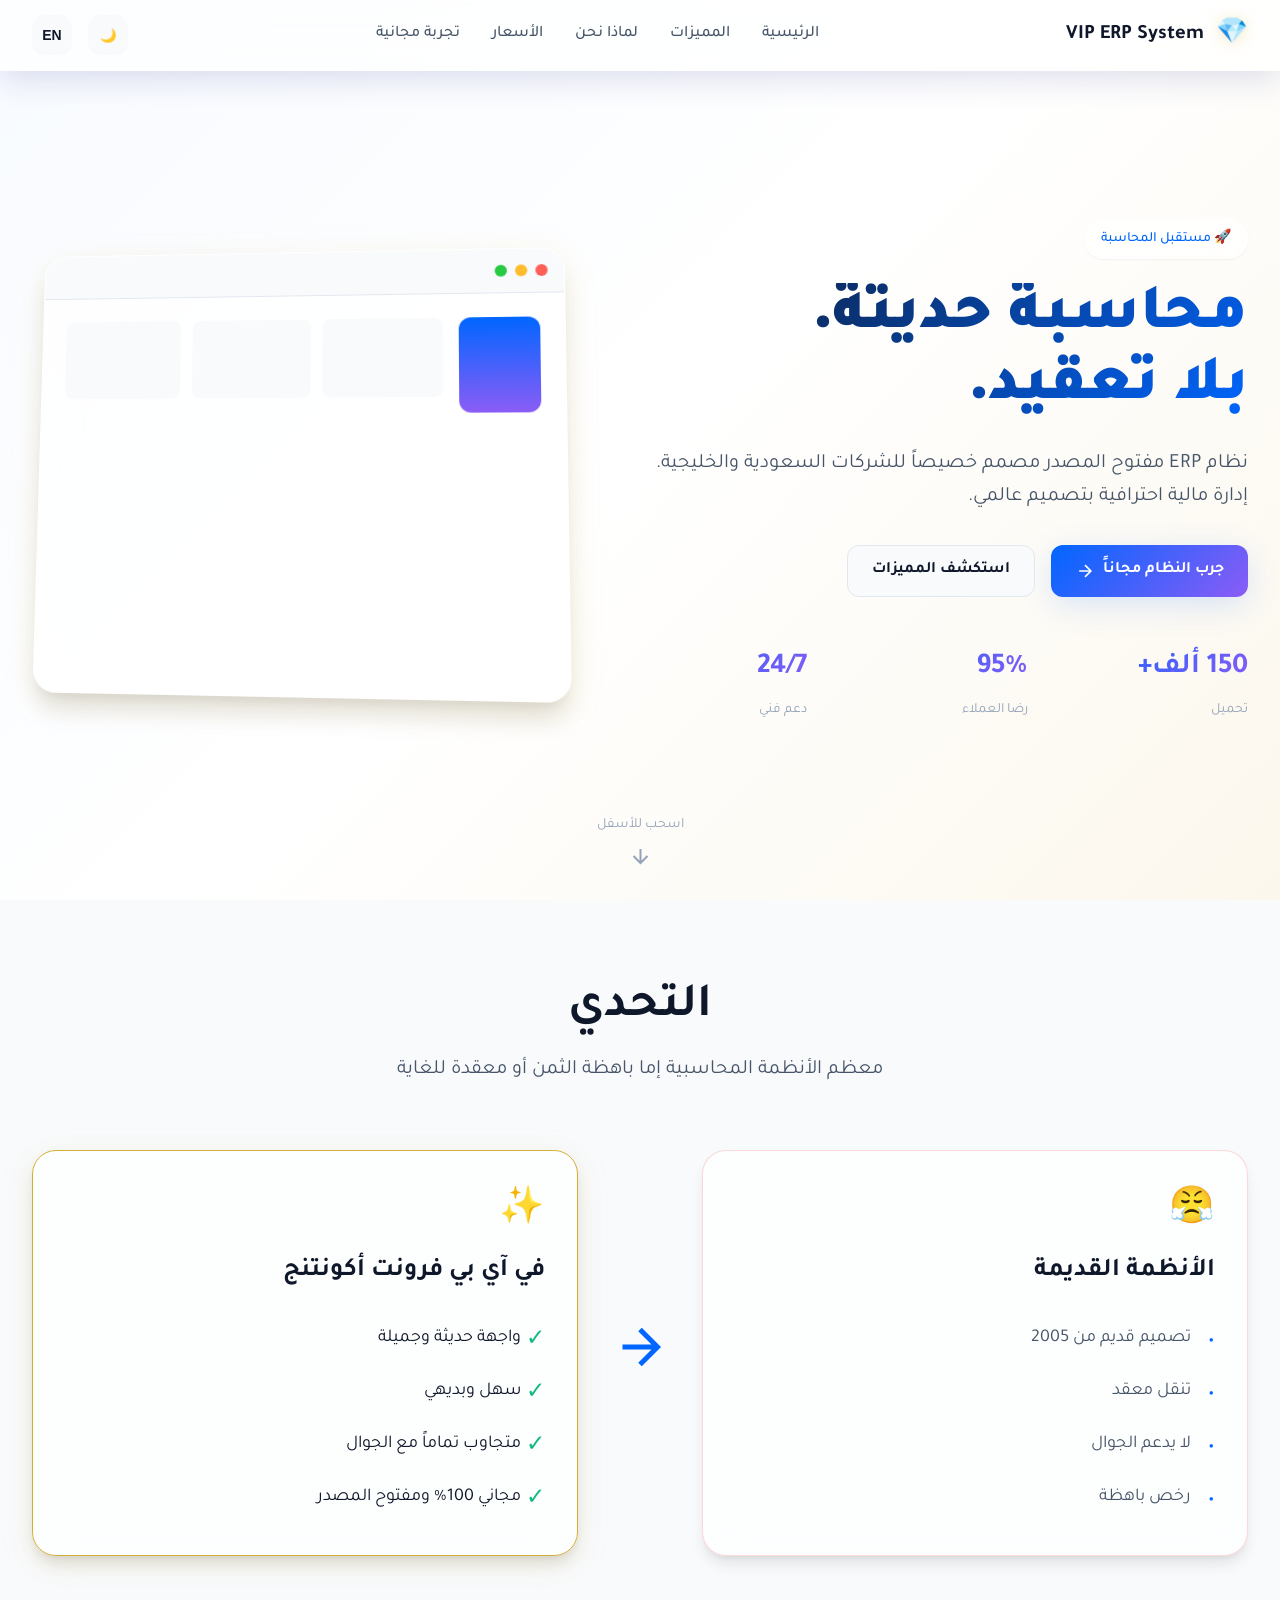
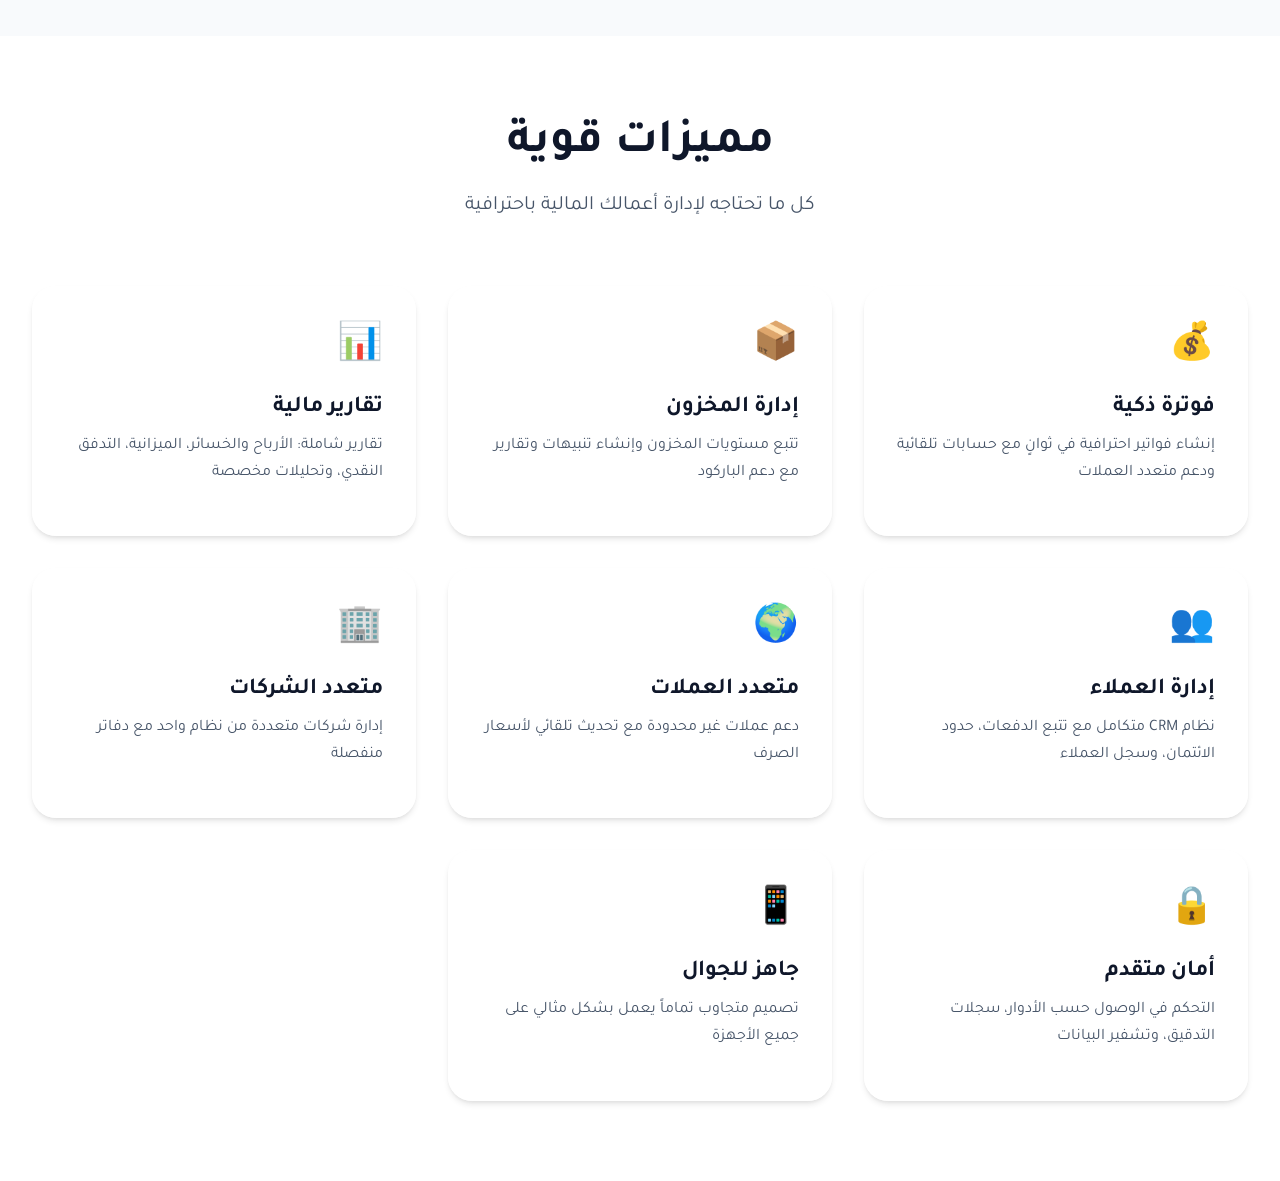
<file: overview.html>
<!DOCTYPE html>
<html lang="ar" dir="rtl">
<head>
    <meta charset="UTF-8">
    <meta name="viewport" content="width=device-width, initial-scale=1.0, maximum-scale=5.0, user-scalable=yes">
    <meta name="description" content="نظام محاسبي حديث وفخم للشركات - إدارة مالية احترافية بتصميم عالمي">
    <meta name="keywords" content="نظام محاسبي, ERP, محاسبة سحابية, برنامج محاسبة,مصر , السعودية, الخليج">
    <meta name="author" content="VIP Front Accounting">
    <meta name="theme-color" content="#0066FF">
    
    <!-- Open Graph -->
    <meta property="og:title" content="VIP Front Accounting - نظام محاسبي فاخر">
    <meta property="og:description" content="الحل المحاسبي الأكثر احترافية للشركات ">
    <meta property="og:type" content="website">
    
    <title>VIP ERP System </title>
    
    <!-- Preconnect for Performance -->
    <link rel="preconnect" href="https://fonts.googleapis.com">
    <link rel="preconnect" href="https://fonts.gstatic.com" crossorigin>
    
    <!-- Fonts -->
    <link href="https://fonts.googleapis.com/css2?family=Tajawal:wght@300;400;500;700;900&family=Inter:wght@300;400;500;600;700;800;900&display=swap" rel="stylesheet">
    
    <!-- Favicon -->
    <link rel="icon" type="image/svg+xml" href="data:image/svg+xml,<svg xmlns='http://www.w3.org/2000/svg' viewBox='0 0 100 100'><text y='0.9em' font-size='90'>💎</text></svg>">

    <!-- Styles -->
    <style>

        /* ============================================
   VIP Front Accounting - Luxury Design System
   ============================================ */

/* === CSS Custom Properties (Design Tokens) === */
:root {
    /* Color System - Light Mode */
    --primary: #0066FF;
    --primary-hover: #0052CC;
    --primary-light: #E6F0FF;
    --secondary: #10B981;
    --secondary-hover: #059669;
    --accent: #8B5CF6;
    --accent-hover: #7C3AED;
    
    /* Neutrals */
    --dark: #0F172A;
    --gray-50: #F8FAFC;
    --gray-100: #F1F5F9;
    --gray-200: #E2E8F0;
    --gray-300: #CBD5E1;
    --gray-400: #94A3B8;
    --gray-500: #64748B;
    --gray-600: #475569;
    --gray-700: #334155;
    --gray-800: #1E293B;
    --gray-900: #0F172A;
    
    /* Semantic Colors */
    --success: #10B981;
    --warning: #F59E0B;
    --error: #EF4444;
    --info: #3B82F6;
    
    /* Gold Accent for VIP Feel */
    --gold: #D4AF37;
    --gold-light: #F4E5C2;
    --gold-dark: #B8960F;
    
    /* Backgrounds */
    --bg-primary: #FFFFFF;
    --bg-secondary: #F8FAFC;
    --bg-tertiary: #F1F5F9;
    
    /* Text */
    --text-primary: #0F172A;
    --text-secondary: #475569;
    --text-tertiary: #94A3B8;
    --text-inverse: #FFFFFF;
    
    /* Borders */
    --border-color: #E2E8F0;
    --border-light: #F1F5F9;
    
    /* Shadows */
    --shadow-sm: 0 1px 2px 0 rgba(0, 0, 0, 0.05);
    --shadow-md: 0 4px 6px -1px rgba(0, 0, 0, 0.1), 0 2px 4px -1px rgba(0, 0, 0, 0.06);
    --shadow-lg: 0 10px 15px -3px rgba(0, 0, 0, 0.1), 0 4px 6px -2px rgba(0, 0, 0, 0.05);
    --shadow-xl: 0 20px 25px -5px rgba(0, 0, 0, 0.1), 0 10px 10px -5px rgba(0, 0, 0, 0.04);
    --shadow-gold: 0 8px 32px rgba(212, 175, 55, 0.15);
    --shadow-primary: 0 8px 32px rgba(0, 102, 255, 0.15);
    
    /* Glassmorphism */
    --glass-bg: rgba(255, 255, 255, 0.7);
    --glass-border: rgba(255, 255, 255, 0.18);
    --glass-shadow: 0 8px 32px 0 rgba(31, 38, 135, 0.15);
    
    /* Typography */
    --font-arabic: 'Tajawal', -apple-system, BlinkMacSystemFont, sans-serif;
    --font-english: 'Inter', -apple-system, BlinkMacSystemFont, sans-serif;
    --font-current: var(--font-arabic);
    
    /* Font Sizes (Perfect Fourth Scale - 1.125) */
    --text-xs: 0.75rem;     /* 12px */
    --text-sm: 0.875rem;    /* 14px */
    --text-base: 1rem;      /* 16px */
    --text-lg: 1.125rem;    /* 18px */
    --text-xl: 1.266rem;    /* 20.25px */
    --text-2xl: 1.424rem;   /* 22.78px */
    --text-3xl: 1.602rem;   /* 25.63px */
    --text-4xl: 1.802rem;   /* 28.83px */
    --text-5xl: 2.027rem;   /* 32.43px */
    --text-6xl: 2.281rem;   /* 36.48px */
    
    /* Spacing (4px base) */
    --space-1: 0.25rem;   /* 4px */
    --space-2: 0.5rem;    /* 8px */
    --space-3: 0.75rem;   /* 12px */
    --space-4: 1rem;      /* 16px */
    --space-5: 1.25rem;   /* 20px */
    --space-6: 1.5rem;    /* 24px */
    --space-8: 2rem;      /* 32px */
    --space-10: 2.5rem;   /* 40px */
    --space-12: 3rem;     /* 48px */
    --space-16: 4rem;     /* 64px */
    --space-20: 5rem;     /* 80px */
    --space-24: 6rem;     /* 96px */
    
    /* Border Radius */
    --radius-sm: 0.375rem;  /* 6px */
    --radius-md: 0.5rem;    /* 8px */
    --radius-lg: 0.75rem;   /* 12px */
    --radius-xl: 1rem;      /* 16px */
    --radius-2xl: 1.5rem;   /* 24px */
    --radius-full: 9999px;
    
    /* Transitions */
    --transition-fast: 150ms cubic-bezier(0.4, 0, 0.2, 1);
    --transition-base: 300ms cubic-bezier(0.4, 0, 0.2, 1);
    --transition-slow: 500ms cubic-bezier(0.4, 0, 0.2, 1);
    
    /* Z-index Layers */
    --z-dropdown: 1000;
    --z-sticky: 1020;
    --z-fixed: 1030;
    --z-modal-backdrop: 1040;
    --z-modal: 1050;
    --z-popover: 1060;
    --z-tooltip: 1070;
}

/* === Dark Mode === */
[data-theme="dark"] {
    --primary: #3B82F6;
    --primary-hover: #2563EB;
    --primary-light: #1E3A8A;
    
    --bg-primary: #0F172A;
    --bg-secondary: #1E293B;
    --bg-tertiary: #334155;
    
    --text-primary: #F1F5F9;
    --text-secondary: #CBD5E1;
    --text-tertiary: #64748B;
    
    --border-color: #334155;
    --border-light: #1E293B;
    
    --glass-bg: rgba(30, 41, 59, 0.7);
    --glass-border: rgba(255, 255, 255, 0.1);
    
    --shadow-sm: 0 1px 2px 0 rgba(0, 0, 0, 0.3);
    --shadow-md: 0 4px 6px -1px rgba(0, 0, 0, 0.4);
    --shadow-lg: 0 10px 15px -3px rgba(0, 0, 0, 0.5);
    --shadow-xl: 0 20px 25px -5px rgba(0, 0, 0, 0.6);
}

/* === Reset & Base === */
*, *::before, *::after {
    box-sizing: border-box;
    margin: 0;
    padding: 0;
}

html {
    font-size: 16px;
    scroll-behavior: smooth;
    -webkit-font-smoothing: antialiased;
    -moz-osx-font-smoothing: grayscale;
}

body {
    font-family: var(--font-current);
    font-size: var(--text-base);
    line-height: 1.6;
    color: var(--text-primary);
    background-color: var(--bg-primary);
    transition: background-color var(--transition-base), color var(--transition-base);
    overflow-x: hidden;
}

/* RTL Support */
[dir="rtl"] {
    --font-current: var(--font-arabic);
}

[dir="ltr"] {
    --font-current: var(--font-english);
}

/* === Typography === */
h1, h2, h3, h4, h5, h6 {
    font-weight: 700;
    line-height: 1.2;
    margin-bottom: var(--space-4);
    color: var(--text-primary);
}

h1 { font-size: var(--text-6xl); }
h2 { font-size: var(--text-5xl); }
h3 { font-size: var(--text-4xl); }
h4 { font-size: var(--text-3xl); }
h5 { font-size: var(--text-2xl); }
h6 { font-size: var(--text-xl); }

p {
    margin-bottom: var(--space-4);
    color: var(--text-secondary);
}

a {
    color: var(--primary);
    text-decoration: none;
    transition: color var(--transition-fast);
}

a:hover {
    color: var(--primary-hover);
}

/* === Container === */
.container {
    width: 100%;
    max-width: 1280px;
    margin: 0 auto;
    padding: 0 var(--space-6);
}

@media (min-width: 640px) {
    .container { padding: 0 var(--space-8); }
}

/* === Header Navigation === */
.header {
    position: fixed;
    top: 0;
    left: 0;
    right: 0;
    z-index: var(--z-fixed);
    background: var(--glass-bg);
    backdrop-filter: blur(20px) saturate(180%);
    -webkit-backdrop-filter: blur(20px) saturate(180%);
    border-bottom: 1px solid var(--glass-border);
    box-shadow: var(--glass-shadow);
    transition: all var(--transition-base);
}

.header.scrolled {
    box-shadow: var(--shadow-md);
}

.nav {
    display: flex;
    align-items: center;
    justify-content: space-between;
    height: 70px;
    gap: var(--space-6);
}

.nav-logo {
    display: flex;
    align-items: center;
    gap: var(--space-3);
    font-weight: 700;
    font-size: var(--text-xl);
    color: var(--text-primary);
    cursor: pointer;
    transition: transform var(--transition-fast);
}

.nav-logo:hover {
    transform: translateY(-2px);
}

.logo-icon {
    font-size: var(--text-3xl);
    filter: drop-shadow(0 2px 8px rgba(212, 175, 55, 0.3));
    animation: float 3s ease-in-out infinite;
}

@keyframes float {
    0%, 100% { transform: translateY(0); }
    50% { transform: translateY(-5px); }
}

.nav-menu {
    display: none;
    flex: 1;
}

@media (min-width: 1024px) {
    .nav-menu {
        display: flex;
        justify-content: center;
    }
}

.nav-list {
    display: flex;
    list-style: none;
    gap: var(--space-8);
}

.nav-link {
    position: relative;
    font-weight: 500;
    font-size: var(--text-base);
    color: var(--text-secondary);
    padding: var(--space-2) 0;
    transition: color var(--transition-fast);
}

.nav-link::after {
    content: '';
    position: absolute;
    bottom: 0;
    left: 0;
    width: 0;
    height: 2px;
    background: linear-gradient(90deg, var(--primary), var(--accent));
    transition: width var(--transition-base);
}

.nav-link:hover {
    color: var(--primary);
}

.nav-link:hover::after {
    width: 100%;
}

.nav-controls {
    display: flex;
    align-items: center;
    gap: var(--space-4);
}

.theme-toggle,
.lang-toggle,
.nav-toggle {
    display: flex;
    align-items: center;
    justify-content: center;
    width: 40px;
    height: 40px;
    border: none;
    border-radius: var(--radius-lg);
    background: var(--bg-secondary);
    color: var(--text-primary);
    cursor: pointer;
    transition: all var(--transition-fast);
}

.theme-toggle:hover,
.lang-toggle:hover {
    background: var(--primary);
    color: white;
    transform: scale(1.05);
}

.lang-text {
    font-weight: 600;
    font-size: var(--text-sm);
}

.nav-toggle {
    display: flex;
}

@media (min-width: 1024px) {
    .nav-toggle {
        display: none;
    }
}

.hamburger {
    position: relative;
    width: 24px;
    height: 2px;
    background: currentColor;
    transition: all var(--transition-base);
}

.hamburger::before,
.hamburger::after {
    content: '';
    position: absolute;
    left: 0;
    width: 24px;
    height: 2px;
    background: currentColor;
    transition: all var(--transition-base);
}

.hamburger::before { top: -7px; }
.hamburger::after { bottom: -7px; }

/* === Hero Section === */
.hero {
    position: relative;
    min-height: 100vh;
    display: flex;
    align-items: center;
    padding-top: 120px;
    padding-bottom: var(--space-20);
    overflow: hidden;
}

.hero-bg {
    position: absolute;
    top: 0;
    left: 0;
    right: 0;
    bottom: 0;
    background: linear-gradient(135deg, 
        var(--primary-light) 0%, 
        var(--bg-primary) 50%, 
        var(--gold-light) 100%);
    opacity: 0.3;
    z-index: -1;
}

[data-theme="dark"] .hero-bg {
    background: linear-gradient(135deg, 
        #1E3A8A 0%, 
        var(--bg-primary) 50%, 
        #78350F 100%);
    opacity: 0.2;
}

.hero .container {
    display: grid;
    grid-template-columns: 1fr;
    gap: var(--space-12);
    align-items: center;
}

@media (min-width: 1024px) {
    .hero .container {
        grid-template-columns: 1.2fr 1fr;
    }
}

.hero-content {
    text-align: center;
}

@media (min-width: 1024px) {
    .hero-content {
        text-align: start;
    }
    
    [dir="rtl"] .hero-content {
        text-align: start;
    }
}

.hero-badge {
    display: inline-flex;
    align-items: center;
    padding: var(--space-2) var(--space-4);
    background: var(--glass-bg);
    backdrop-filter: blur(10px);
    border: 1px solid var(--glass-border);
    border-radius: var(--radius-full);
    font-size: var(--text-sm);
    font-weight: 500;
    color: var(--primary);
    margin-bottom: var(--space-6);
    box-shadow: var(--shadow-sm);
    animation: slideInDown 0.6s ease-out;
}

@keyframes slideInDown {
    from {
        opacity: 0;
        transform: translateY(-20px);
    }
    to {
        opacity: 1;
        transform: translateY(0);
    }
}

.hero-title {
    font-size: clamp(2.5rem, 5vw, 4rem);
    font-weight: 900;
    line-height: 1.1;
    background: linear-gradient(135deg, var(--text-primary) 0%, var(--primary) 100%);
    -webkit-background-clip: text;
    -webkit-text-fill-color: transparent;
    background-clip: text;
    margin-bottom: var(--space-6);
    animation: slideInLeft 0.8s ease-out;
}

@keyframes slideInLeft {
    from {
        opacity: 0;
        transform: translateX(-30px);
    }
    to {
        opacity: 1;
        transform: translateX(0);
    }
}

[dir="rtl"] .hero-title {
    animation: slideInRight 0.8s ease-out;
}

@keyframes slideInRight {
    from {
        opacity: 0;
        transform: translateX(30px);
    }
    to {
        opacity: 1;
        transform: translateX(0);
    }
}

.hero-subtitle {
    font-size: var(--text-xl);
    color: var(--text-secondary);
    max-width: 600px;
    margin: 0 auto var(--space-8);
    animation: fadeInUp 1s ease-out;
}

@media (min-width: 1024px) {
    .hero-subtitle {
        margin: 0 0 var(--space-8);
    }
    
    [dir="rtl"] .hero-subtitle {
        margin: 0 0 var(--space-8);
    }
}

@keyframes fadeInUp {
    from {
        opacity: 0;
        transform: translateY(20px);
    }
    to {
        opacity: 1;
        transform: translateY(0);
    }
}

.hero-cta {
    display: flex;
    flex-direction: column;
    gap: var(--space-4);
    margin-bottom: var(--space-12);
    animation: fadeInUp 1.2s ease-out;
}

@media (min-width: 640px) {
    .hero-cta {
        flex-direction: row;
        justify-content: center;
    }
    
    @media (min-width: 1024px) {
        .hero-cta {
            justify-content: flex-start;
        }
        
        [dir="rtl"] .hero-cta {
            justify-content: flex-start;
        }
    }
}

.hero-stats {
    display: grid;
    grid-template-columns: repeat(3, 1fr);
    gap: var(--space-6);
    animation: fadeInUp 1.4s ease-out;
}

.stat-item {
    text-align: center;
}

@media (min-width: 1024px) {
    .stat-item {
        text-align: start;
    }
    
    [dir="rtl"] .stat-item {
        text-align: start;
    }
}

.stat-number {
    font-size: var(--text-4xl);
    font-weight: 700;
    background: linear-gradient(135deg, var(--primary), var(--accent));
    -webkit-background-clip: text;
    -webkit-text-fill-color: transparent;
    background-clip: text;
    margin-bottom: var(--space-2);
}

.stat-label {
    font-size: var(--text-sm);
    color: var(--text-tertiary);
}

.hero-visual {
    position: relative;
    animation: fadeInRight 1s ease-out;
}

@keyframes fadeInRight {
    from {
        opacity: 0;
        transform: translateX(30px);
    }
    to {
        opacity: 1;
        transform: translateX(0);
    }
}

.hero-mockup {
    position: relative;
    perspective: 1000px;
}

.mockup-window {
    background: var(--glass-bg);
    backdrop-filter: blur(20px);
    border: 1px solid var(--glass-border);
    border-radius: var(--radius-2xl);
    box-shadow: var(--shadow-xl), var(--shadow-gold);
    overflow: hidden;
    transform: rotateY(-5deg) rotateX(5deg);
    transition: transform var(--transition-slow);
}

.mockup-window:hover {
    transform: rotateY(0) rotateX(0);
}

.window-header {
    padding: var(--space-4);
    background: var(--bg-secondary);
    border-bottom: 1px solid var(--border-color);
}

.window-dots {
    display: flex;
    gap: var(--space-2);
}

.window-dots span {
    width: 12px;
    height: 12px;
    border-radius: 50%;
    background: var(--gray-400);
}

.window-dots span:nth-child(1) { background: #FF5F57; }
.window-dots span:nth-child(2) { background: #FFBD2E; }
.window-dots span:nth-child(3) { background: #28CA42; }

.window-content {
    padding: var(--space-6);
    min-height: 400px;
}

.dashboard-preview {
    display: grid;
    grid-template-columns: 80px 1fr;
    gap: var(--space-4);
    height: 100%;
}

.preview-sidebar {
    background: linear-gradient(180deg, var(--primary), var(--accent));
    border-radius: var(--radius-lg);
    animation: pulse 2s ease-in-out infinite;
}

@keyframes pulse {
    0%, 100% { opacity: 1; }
    50% { opacity: 0.8; }
}

.preview-main {
    display: flex;
    flex-direction: column;
    gap: var(--space-4);
}

.preview-cards {
    display: grid;
    grid-template-columns: repeat(3, 1fr);
    gap: var(--space-3);
}

.preview-card {
    aspect-ratio: 1.5;
    background: var(--bg-secondary);
    border-radius: var(--radius-md);
    animation: shimmer 2s ease-in-out infinite;
}

.preview-card:nth-child(2) {
    animation-delay: 0.2s;
}

.preview-card:nth-child(3) {
    animation-delay: 0.4s;
}

@keyframes shimmer {
    0%, 100% { opacity: 0.6; }
    50% { opacity: 1; }
}

.preview-chart {
    flex: 1;
    background: var(--bg-secondary);
    border-radius: var(--radius-lg);
    position: relative;
    overflow: hidden;
}

.preview-chart::before {
    content: '';
    position: absolute;
    bottom: 0;
    left: 0;
    right: 0;
    height: 60%;
    background: linear-gradient(180deg, transparent, var(--primary));
    opacity: 0.3;
    clip-path: polygon(
        0% 100%, 10% 80%, 20% 85%, 30% 70%, 
        40% 75%, 50% 60%, 60% 65%, 70% 50%, 
        80% 55%, 90% 40%, 100% 45%, 100% 100%
    );
}

.hero-scroll {
    position: absolute;
    bottom: var(--space-8);
    left: 50%;
    transform: translateX(-50%);
    display: flex;
    flex-direction: column;
    align-items: center;
    gap: var(--space-2);
    color: var(--text-tertiary);
    font-size: var(--text-sm);
    animation: bounce 2s ease-in-out infinite;
}

@keyframes bounce {
    0%, 100% { transform: translateX(-50%) translateY(0); }
    50% { transform: translateX(-50%) translateY(-10px); }
}

/* === Buttons === */
.btn {
    display: inline-flex;
    align-items: center;
    justify-content: center;
    gap: var(--space-2);
    padding: var(--space-3) var(--space-6);
    font-size: var(--text-base);
    font-weight: 600;
    border: none;
    border-radius: var(--radius-lg);
    cursor: pointer;
    transition: all var(--transition-fast);
    position: relative;
    overflow: hidden;
    white-space: nowrap;
}

.btn::before {
    content: '';
    position: absolute;
    top: 50%;
    left: 50%;
    width: 0;
    height: 0;
    border-radius: 50%;
    background: rgba(255, 255, 255, 0.3);
    transform: translate(-50%, -50%);
    transition: width var(--transition-base), height var(--transition-base);
}

.btn:hover::before {
    width: 300px;
    height: 300px;
}

.btn-primary {
    background: linear-gradient(135deg, var(--primary), var(--accent));
    color: white;
    box-shadow: var(--shadow-primary);
}

.btn-primary:hover {
    box-shadow: var(--shadow-lg), var(--shadow-primary);
    transform: translateY(-2px);
}

.btn-secondary {
    background: var(--bg-secondary);
    color: var(--text-primary);
    border: 1px solid var(--border-color);
}

.btn-secondary:hover {
    background: var(--bg-tertiary);
    transform: translateY(-2px);
}

.btn-outline {
    background: transparent;
    color: var(--primary);
    border: 2px solid var(--primary);
}

.btn-outline:hover {
    background: var(--primary);
    color: white;
    transform: translateY(-2px);
}

.btn-large {
    padding: var(--space-4) var(--space-8);
    font-size: var(--text-lg);
}

/* === Section Styles === */
section {
    padding: var(--space-20) 0;
}

.section-header {
    text-align: center;
    max-width: 800px;
    margin: 0 auto var(--space-16);
}

.section-title {
    font-size: clamp(2rem, 4vw, 3rem);
    margin-bottom: var(--space-4);
}

.section-subtitle {
    font-size: var(--text-xl);
    color: var(--text-secondary);
}

/* === Problem/Solution Section === */
.problem-solution {
    background: var(--bg-secondary);
}

.ps-grid {
    display: grid;
    grid-template-columns: 1fr;
    gap: var(--space-8);
    align-items: center;
}

@media (min-width: 1024px) {
    .ps-grid {
        grid-template-columns: 1fr auto 1fr;
    }
}

.ps-card {
    background: var(--glass-bg);
    backdrop-filter: blur(20px);
    padding: var(--space-8);
    border-radius: var(--radius-2xl);
    border: 1px solid var(--glass-border);
    box-shadow: var(--shadow-lg);
    transition: transform var(--transition-base);
}

.ps-card:hover {
    transform: translateY(-5px);
}

.ps-icon {
    font-size: var(--text-6xl);
    margin-bottom: var(--space-4);
}

.ps-card h3 {
    font-size: var(--text-3xl);
    margin-bottom: var(--space-6);
}

.ps-card ul {
    list-style: none;
}

.ps-card li {
    padding: var(--space-3) 0;
    padding-inline-start: var(--space-6);
    position: relative;
    font-size: var(--text-lg);
}

.ps-card li::before {
    content: '•';
    position: absolute;
    inset-inline-start: 0;
    color: var(--primary);
    font-size: var(--text-2xl);
}

.problem {
    border-color: rgba(239, 68, 68, 0.2);
}

.problem li {
    color: var(--text-secondary);
}

.solution {
    border-color: var(--gold);
    box-shadow: var(--shadow-lg), var(--shadow-gold);
}

.solution li::before {
    content: '✓';
    color: var(--secondary);
}

.ps-arrow {
    display: none;
    color: var(--primary);
    animation: slideRight 1s ease-in-out infinite;
}

@media (min-width: 1024px) {
    .ps-arrow {
        display: block;
    }
}

@keyframes slideRight {
    0%, 100% { transform: translateX(0); }
    50% { transform: translateX(10px); }
}

[dir="rtl"] .ps-arrow {
    animation: slideLeft 1s ease-in-out infinite;
}

@keyframes slideLeft {
    0%, 100% { transform: translateX(0); }
    50% { transform: translateX(-10px); }
}

/* === Features Section === */
.features-grid {
    display: grid;
    grid-template-columns: repeat(auto-fit, minmax(300px, 1fr));
    gap: var(--space-8);
}

.feature-card {
    background: var(--glass-bg);
    backdrop-filter: blur(20px);
    padding: var(--space-8);
    border-radius: var(--radius-2xl);
    border: 1px solid var(--glass-border);
    box-shadow: var(--shadow-md);
    transition: all var(--transition-base);
    cursor: pointer;
}

.feature-card:hover {
    transform: translateY(-8px);
    box-shadow: var(--shadow-xl), var(--shadow-gold);
    border-color: var(--gold);
}

.feature-icon {
    font-size: var(--text-6xl);
    margin-bottom: var(--space-4);
    display: inline-block;
    transition: transform var(--transition-slow);
}

.feature-card:hover .feature-icon {
    transform: rotate(360deg) scale(1.1);
}

.feature-card h3 {
    font-size: var(--text-2xl);
    margin-bottom: var(--space-3);
}

.feature-card p {
    color: var(--text-secondary);
    line-height: 1.7;
}

/* === Why Us Section === */
.why-us {
    background: linear-gradient(135deg, var(--primary-light), var(--gold-light));
}

[data-theme="dark"] .why-us {
    background: linear-gradient(135deg, #1E3A8A, #78350F);
}

.why-grid {
    display: grid;
    grid-template-columns: repeat(auto-fit, minmax(320px, 1fr));
    gap: var(--space-8);
}

.why-card {
    background: var(--bg-primary);
    padding: var(--space-8);
    border-radius: var(--radius-2xl);
    box-shadow: var(--shadow-lg);
    transition: all var(--transition-base);
    position: relative;
    overflow: hidden;
}

.why-card::before {
    content: '';
    position: absolute;
    top: 0;
    inset-inline-start: 0;
    width: 4px;
    height: 0;
    background: linear-gradient(180deg, var(--primary), var(--accent));
    transition: height var(--transition-base);
}

.why-card:hover::before {
    height: 100%;
}

.why-card:hover {
    transform: translateY(-5px);
    box-shadow: var(--shadow-xl);
}

.why-number {
    font-size: var(--text-4xl);
    font-weight: 900;
    background: linear-gradient(135deg, var(--primary), var(--gold));
    -webkit-background-clip: text;
    -webkit-text-fill-color: transparent;
    background-clip: text;
    margin-bottom: var(--space-4);
}

.why-card h3 {
    font-size: var(--text-2xl);
    margin-bottom: var(--space-3);
}

.why-card p {
    color: var(--text-secondary);
    line-height: 1.7;
}

/* === Comparison Table === */
.comparison {
    background: var(--bg-secondary);
}

.comparison-table-wrapper {
    overflow-x: auto;
    border-radius: var(--radius-2xl);
    box-shadow: var(--shadow-xl);
}

.comparison-table {
    width: 100%;
    border-collapse: collapse;
    background: var(--bg-primary);
}

.comparison-table th,
.comparison-table td {
    padding: var(--space-4) var(--space-6);
    text-align: center;
    border-bottom: 1px solid var(--border-color);
}

.comparison-table th {
    background: var(--bg-secondary);
    font-weight: 700;
    color: var(--text-primary);
    position: sticky;
    top: 0;
}

.comparison-table th.highlight {
    background: linear-gradient(135deg, var(--primary), var(--accent));
    color: white;
}

.comparison-table td.highlight {
    background: var(--primary-light);
    font-weight: 600;
}

[data-theme="dark"] .comparison-table td.highlight {
    background: rgba(59, 130, 246, 0.1);
}

.table-logo {
    font-size: var(--text-xl);
    font-weight: 700;
}

.check {
    color: var(--secondary);
    font-size: var(--text-xl);
    font-weight: 700;
}

.cross {
    color: var(--error);
    font-size: var(--text-xl);
    font-weight: 700;
}

/* === Pricing Section === */
.pricing-grid {
    display: grid;
    grid-template-columns: repeat(auto-fit, minmax(320px, 1fr));
    gap: var(--space-8);
}

.pricing-card {
    background: var(--glass-bg);
    backdrop-filter: blur(20px);
    border: 1px solid var(--glass-border);
    border-radius: var(--radius-2xl);
    padding: var(--space-8);
    box-shadow: var(--shadow-lg);
    transition: all var(--transition-base);
    position: relative;
}

.pricing-card:hover {
    transform: translateY(-10px);
    box-shadow: var(--shadow-xl), var(--shadow-gold);
}

.pricing-card.featured {
    border-color: var(--gold);
    box-shadow: var(--shadow-xl), var(--shadow-gold);
    transform: scale(1.05);
}

.pricing-badge {
    position: absolute;
    top: -16px;
    left: 50%;
    transform: translateX(-50%);
    background: linear-gradient(135deg, var(--gold), var(--gold-dark));
    color: white;
    padding: var(--space-2) var(--space-4);
    border-radius: var(--radius-full);
    font-size: var(--text-sm);
    font-weight: 600;
    box-shadow: var(--shadow-md);
}

.pricing-header {
    text-align: center;
    margin-bottom: var(--space-8);
    padding-bottom: var(--space-6);
    border-bottom: 1px solid var(--border-color);
}

.pricing-header h3 {
    font-size: var(--text-3xl);
    margin-bottom: var(--space-4);
}

.price {
    display: flex;
    align-items: baseline;
    justify-content: center;
    gap: var(--space-2);
    margin-bottom: var(--space-3);
}

.currency {
    font-size: var(--text-2xl);
    font-weight: 600;
    color: var(--text-secondary);
}

.amount {
    font-size: var(--text-6xl);
    font-weight: 900;
    background: linear-gradient(135deg, var(--primary), var(--accent));
    -webkit-background-clip: text;
    -webkit-text-fill-color: transparent;
    background-clip: text;
}

.period {
    font-size: var(--text-lg);
    color: var(--text-tertiary);
}

.pricing-desc {
    color: var(--text-secondary);
    font-size: var(--text-base);
}

.pricing-features {
    list-style: none;
    margin-bottom: var(--space-8);
}

.pricing-features li {
    padding: var(--space-3) 0;
    display: flex;
    align-items: center;
    gap: var(--space-3);
    font-size: var(--text-base);
}

.pricing-features .check {
    flex-shrink: 0;
}

/* === Demo Section === */
.demo {
    background: var(--bg-secondary);
}

.demo-content {
    display: grid;
    grid-template-columns: 1fr;
    gap: var(--space-12);
    align-items: center;
}

@media (min-width: 1024px) {
    .demo-content {
        grid-template-columns: 1fr 1fr;
    }
}

.demo-info h3 {
    font-size: var(--text-3xl);
    margin-bottom: var(--space-6);
}

.demo-features {
    list-style: none;
    margin-bottom: var(--space-8);
}

.demo-features li {
    display: flex;
    gap: var(--space-4);
    padding: var(--space-4) 0;
    border-bottom: 1px solid var(--border-light);
}

.demo-features li:last-child {
    border-bottom: none;
}

.demo-icon {
    flex-shrink: 0;
    width: 32px;
    height: 32px;
    display: flex;
    align-items: center;
    justify-content: center;
    background: linear-gradient(135deg, var(--primary), var(--accent));
    color: white;
    border-radius: var(--radius-md);
    font-weight: 700;
}

.demo-features strong {
    display: block;
    margin-bottom: var(--space-1);
    color: var(--text-primary);
}

.demo-features p {
    margin: 0;
    font-size: var(--text-sm);
    color: var(--text-secondary);
}

.demo-cta {
    text-align: center;
}

@media (min-width: 1024px) {
    .demo-cta {
        text-align: start;
    }
    
    [dir="rtl"] .demo-cta {
        text-align: start;
    }
}

.demo-note {
    margin-top: var(--space-3);
    font-size: var(--text-sm);
    color: var(--text-tertiary);
}

.demo-visual {
    perspective: 1000px;
}

.demo-browser {
    background: var(--glass-bg);
    backdrop-filter: blur(20px);
    border: 1px solid var(--glass-border);
    border-radius: var(--radius-2xl);
    box-shadow: var(--shadow-xl);
    overflow: hidden;
    transform: rotateY(5deg);
    transition: transform var(--transition-slow);
}

.demo-browser:hover {
    transform: rotateY(0);
}

.browser-header {
    background: var(--bg-secondary);
    padding: var(--space-3);
    display: flex;
    align-items: center;
    gap: var(--space-3);
    border-bottom: 1px solid var(--border-color);
}

.browser-dots {
    display: flex;
    gap: var(--space-2);
}

.browser-dots span {
    width: 12px;
    height: 12px;
    border-radius: 50%;
    background: var(--gray-400);
}

.browser-dots span:nth-child(1) { background: #FF5F57; }
.browser-dots span:nth-child(2) { background: #FFBD2E; }
.browser-dots span:nth-child(3) { background: #28CA42; }

.browser-url {
    flex: 1;
    background: var(--bg-tertiary);
    padding: var(--space-2) var(--space-4);
    border-radius: var(--radius-md);
    font-size: var(--text-sm);
    color: var(--text-tertiary);
    text-align: center;
}

.browser-content {
    padding: var(--space-6);
}

.demo-screen {
    background: linear-gradient(135deg, var(--primary-light), var(--gold-light));
    border-radius: var(--radius-lg);
    aspect-ratio: 16/10;
    animation: demoAnimation 3s ease-in-out infinite;
}

@keyframes demoAnimation {
    0%, 100% { opacity: 0.8; }
    50% { opacity: 1; }
}

/* === Testimonials Section === */
.testimonials-grid {
    display: grid;
    grid-template-columns: repeat(auto-fit, minmax(320px, 1fr));
    gap: var(--space-8);
}

.testimonial-card {
    background: var(--glass-bg);
    backdrop-filter: blur(20px);
    padding: var(--space-8);
    border-radius: var(--radius-2xl);
    border: 1px solid var(--glass-border);
    box-shadow: var(--shadow-md);
    transition: all var(--transition-base);
}

.testimonial-card:hover {
    transform: translateY(-5px);
    box-shadow: var(--shadow-xl), var(--shadow-gold);
}

.stars {
    font-size: var(--text-xl);
    margin-bottom: var(--space-4);
}

.testimonial-text {
    font-size: var(--text-lg);
    font-style: italic;
    color: var(--text-secondary);
    margin-bottom: var(--space-6);
    line-height: 1.7;
}

.testimonial-author {
    display: flex;
    align-items: center;
    gap: var(--space-4);
}

.author-avatar {
    width: 60px;
    height: 60px;
    background: linear-gradient(135deg, var(--primary), var(--accent));
    border-radius: 50%;
    display: flex;
    align-items: center;
    justify-content: center;
    font-size: var(--text-3xl);
}

.author-name {
    font-weight: 700;
    color: var(--text-primary);
    margin-bottom: var(--space-1);
}

.author-title {
    font-size: var(--text-sm);
    color: var(--text-tertiary);
}

/* === CTA Section === */
.cta-section {
    background: linear-gradient(135deg, var(--primary), var(--accent));
    color: white;
    text-align: center;
}

.cta-title {
    font-size: clamp(2rem, 4vw, 3rem);
    color: white;
    margin-bottom: var(--space-4);
}

.cta-subtitle {
    font-size: var(--text-xl);
    color: rgba(255, 255, 255, 0.9);
    margin-bottom: var(--space-8);
}

.cta-buttons {
    display: flex;
    flex-direction: column;
    gap: var(--space-4);
    justify-content: center;
}

@media (min-width: 640px) {
    .cta-buttons {
        flex-direction: row;
    }
}

.cta-buttons .btn-primary {
    background: white;
    color: var(--primary);
}

.cta-buttons .btn-outline {
    border-color: white;
    color: white;
}

.cta-buttons .btn-outline:hover {
    background: white;
    color: var(--primary);
}

/* === Footer === */
.footer {
    background: var(--bg-secondary);
    padding: var(--space-20) 0 var(--space-8);
}

.footer-content {
    display: grid;
    grid-template-columns: 1fr;
    gap: var(--space-12);
    margin-bottom: var(--space-12);
}

@media (min-width: 1024px) {
    .footer-content {
        grid-template-columns: 2fr 3fr;
    }
}

.footer-brand {
    max-width: 400px;
}

.footer-logo {
    display: flex;
    align-items: center;
    gap: var(--space-3);
    font-size: var(--text-xl);
    font-weight: 700;
    margin-bottom: var(--space-4);
}

.footer-desc {
    color: var(--text-secondary);
    margin-bottom: var(--space-6);
}

.footer-social {
    display: flex;
    gap: var(--space-4);
}

.footer-social a {
    display: flex;
    align-items: center;
    justify-content: center;
    width: 44px;
    height: 44px;
    background: var(--bg-tertiary);
    border-radius: var(--radius-lg);
    color: var(--text-primary);
    transition: all var(--transition-fast);
}

.footer-social a:hover {
    background: var(--primary);
    color: white;
    transform: translateY(-3px);
}

.footer-links {
    display: grid;
    grid-template-columns: repeat(auto-fit, minmax(150px, 1fr));
    gap: var(--space-8);
}

.footer-column h4 {
    font-size: var(--text-lg);
    margin-bottom: var(--space-4);
}

.footer-column ul {
    list-style: none;
}

.footer-column li {
    margin-bottom: var(--space-3);
}

.footer-column a {
    color: var(--text-secondary);
    transition: color var(--transition-fast);
}

.footer-column a:hover {
    color: var(--primary);
}

.footer-bottom {
    padding-top: var(--space-8);
    border-top: 1px solid var(--border-color);
    display: flex;
    flex-direction: column;
    gap: var(--space-4);
    text-align: center;
    color: var(--text-tertiary);
    font-size: var(--text-sm);
}

@media (min-width: 768px) {
    .footer-bottom {
        flex-direction: row;
        justify-content: space-between;
        text-align: start;
    }
}

.footer-dev a {
    color: var(--primary);
    font-weight: 600;
}

.footer-dev a:hover {
    text-decoration: underline;
}

/* === Back to Top Button === */
.back-to-top {
    position: fixed;
    bottom: var(--space-8);
    inset-inline-end: var(--space-8);
    width: 50px;
    height: 50px;
    background: linear-gradient(135deg, var(--primary), var(--accent));
    color: white;
    border: none;
    border-radius: 50%;
    box-shadow: var(--shadow-lg);
    cursor: pointer;
    opacity: 0;
    visibility: hidden;
    transition: all var(--transition-base);
    z-index: var(--z-fixed);
}

.back-to-top.show {
    opacity: 1;
    visibility: visible;
}

.back-to-top:hover {
    transform: translateY(-5px);
    box-shadow: var(--shadow-xl), var(--shadow-primary);
}

/* === Utility Classes === */
.text-center { text-align: center; }
.text-start { text-align: start; }
.text-end { text-align: end; }

.mt-0 { margin-top: 0; }
.mb-0 { margin-bottom: 0; }

/* === Responsive === */
@media (max-width: 767px) {
    :root {
        --space-20: 3rem;
    }
    
    .hero {
        min-height: auto;
        padding-top: 100px;
بي      padding-bottom: var(--space-12);
    }
    
    .hero-title {
        font-size: 2rem;
    }
    
    .hero-subtitle {
        font-size: var(--text-base);
    }
    
    .mockup-window {
        transform: none;
    }
    
    .section-title {
        font-size: 1.75rem;
    }
    
    .section-subtitle {
        font-size: var(--text-base);
    }
}

/* === Print Styles === */
@media print {
    .header,
    .hero-scroll,
    .back-to-top,
    .nav-controls {
        display: none !important;
    }
    
    body {
        background: white;
        color: black;
    }
    
    section {
        page-break-inside: avoid;
    }
}

/* === Accessibility === */
.visually-hidden {
    position: absolute;
    width: 1px;
    height: 1px;
    margin: -1px;
    padding: 0;
    overflow: hidden;
    clip: rect(0, 0, 0, 0);
    white-space: nowrap;
    border: 0;
}

*:focus-visible {
    outline: 2px solid var(--primary);
    outline-offset: 2px;
}

/* === Smooth Animations === */
@media (prefers-reduced-motion: reduce) {
    *,
    *::before,
    *::after {
        animation-duration: 0.01ms !important;
        animation-iteration-count: 1 !important;
        transition-duration: 0.01ms !important;
    }
}



        
    </style>




</head>
<body>
    
    <!-- Navigation Header -->
    <header class="header" id="header">
        <div class="container">
            <nav class="nav">
                <div class="nav-logo">
                    <span class="logo-icon">💎</span>
                    <span class="logo-text" data-en="VIP ERP System " data-ar=" VIP ERP System ">VIP ERP System </span>
                </div>
                
                <div class="nav-menu" id="navMenu">
                    <ul class="nav-list">
                        <li><a href="#hero" class="nav-link" data-en="Home" data-ar="الرئيسية">الرئيسية</a></li>
                        <li><a href="#features" class="nav-link" data-en="Features" data-ar="المميزات">المميزات</a></li>
                        <li><a href="#why-us" class="nav-link" data-en="Why Us" data-ar="لماذا نحن">لماذا نحن</a></li>
                        <li><a href="#pricing" class="nav-link" data-en="Pricing" data-ar="الأسعار">الأسعار</a></li>
                        <li><a href="   https://moh222salah.github.io/erp-vip " class="nav-link" data-en="Demo" data-ar="تجربة مجانية">تجربة مجانية</a></li>
                    </ul>
                </div>
                
                <div class="nav-controls">
                    <button class="theme-toggle" id="themeToggle" aria-label="Toggle theme">
                        <span class="theme-icon">🌙</span>
                    </button>
                    <button class="lang-toggle" id="langToggle" aria-label="Toggle language">
                        <span class="lang-text">EN</span>
                    </button>
                    <button class="nav-toggle" id="navToggle" aria-label="Toggle menu">
                        <span class="hamburger"></span>
                    </button>
                </div>
            </nav>
        </div>
    </header>

    <!-- Hero Section -->
    <section class="hero" id="hero">
        <div class="hero-bg"></div>
        <div class="container">
            <div class="hero-content">
                <div class="hero-badge" data-en="🚀 The Future of Accounting" data-ar="🚀 مستقبل المحاسبة">
                    🚀 مستقبل المحاسبة
                </div>
                <h1 class="hero-title" data-en="Modern Accounting.<br>Zero Complexity." data-ar="محاسبة حديثة.<br>بلا تعقيد.">
                    محاسبة حديثة.<br>بلا تعقيد.
                </h1>
                <p class="hero-subtitle" data-en="Free, open-source ERP system designed specifically for Saudi and Gulf businesses. Professional financial management with world-class design." data-ar="نظام ERP مفتوح المصدر مصمم خصيصاً للشركات السعودية والخليجية. إدارة مالية احترافية بتصميم عالمي.">
                    نظام ERP مفتوح المصدر مصمم خصيصاً للشركات السعودية والخليجية. إدارة مالية احترافية بتصميم عالمي.
                </p>
                <div class="hero-cta">
                    <a href="  https://moh222salah.github.io/erp-vip " class="btn btn-primary" data-en="Try Demo Now" data-ar="جرب النظام مجاناً">
                        <span>جرب النظام مجاناً</span>
                        <svg width="20" height="20" viewBox="0 0 24 24" fill="none" stroke="currentColor" stroke-width="2">
                            <path d="M5 12h14M12 5l7 7-7 7"/>
                        </svg>
                    </a>
                    <a href="#features" class="btn btn-secondary" data-en="Explore Features" data-ar="استكشف المميزات">
                        <span>استكشف المميزات</span>
                    </a>
                </div>
                <div class="hero-stats">
                    <div class="stat-item">
                        <div class="stat-number" data-en="150K+" data-ar="150 ألف+">150 ألف+</div>
                        <div class="stat-label" data-en="Downloads" data-ar="تحميل">تحميل</div>
                    </div>
                    <div class="stat-item">
                        <div class="stat-number" data-en="95%" data-ar="95%">95%</div>
                        <div class="stat-label" data-en="Satisfaction" data-ar="رضا العملاء">رضا العملاء</div>
                    </div>
                    <div class="stat-item">
                        <div class="stat-number" data-en="24/7" data-ar="24/7">24/7</div>
                        <div class="stat-label" data-en="Support" data-ar="دعم فني">دعم فني</div>
                    </div>
                </div>
            </div>

     
            <div class="hero-visual">
                <div class="hero-mockup">
                    <div class="mockup-window">
                        <div class="window-header">
                            <div class="window-dots">
                                <span></span><span></span><span></span>
                            </div>
                        </div>
                        <div class="window-content">
                            <div class="dashboard-preview">
                                <div class="preview-sidebar"></div>
                                <div class="preview-main">
                                    <div class="preview-cards">
                                        <div class="preview-card"></div>
                                        <div class="preview-card"></div>
                                        <div class="preview-card"></div>
                                    </div>
                                    <div class="preview-chart"></div>
                                </div>
                            </div>
                        </div>
                    </div>
                </div>
            </div>
        </div>


        
        <div class="hero-scroll">
            <span data-en="Scroll to explore" data-ar="اسحب للأسفل">اسحب للأسفل</span>
            <svg width="24" height="24" viewBox="0 0 24 24" fill="none" stroke="currentColor" stroke-width="2">
                <path d="M12 5v14M5 12l7 7 7-7"/>
            </svg>
        </div>
    </section>

    <!-- Problem/Solution Section -->
    <section class="problem-solution">
        <div class="container">
            <div class="section-header">
                <h2 class="section-title" data-en="The Challenge" data-ar="التحدي">التحدي</h2>
                <p class="section-subtitle" data-en="Most accounting systems are either too expensive or too complicated" data-ar="معظم الأنظمة المحاسبية إما باهظة الثمن أو معقدة للغاية">
                    معظم الأنظمة المحاسبية إما باهظة الثمن أو معقدة للغاية
                </p>
            </div>
            
            <div class="ps-grid">
                <div class="ps-card problem">
                    <div class="ps-icon">😤</div>
                    <h3 data-en="Old Systems" data-ar="الأنظمة القديمة">الأنظمة القديمة</h3>
                    <ul>
                        <li data-en="Outdated design from 2005" data-ar="تصميم قديم من 2005">تصميم قديم من 2005</li>
                        <li data-en="Complex navigation" data-ar="تنقل معقد">تنقل معقد</li>
                        <li data-en="No mobile support" data-ar="لا يدعم الجوال">لا يدعم الجوال</li>
                        <li data-en="Expensive licenses" data-ar="رخص باهظة">رخص باهظة</li>
                    </ul>
                </div>
                
                <div class="ps-arrow">
                    <svg width="60" height="60" viewBox="0 0 24 24" fill="none" stroke="currentColor" stroke-width="2">
                        <path d="M5 12h14M12 5l7 7-7 7"/>
                    </svg>
                </div>
                
                <div class="ps-card solution">
                    <div class="ps-icon">✨</div>
                    <h3 data-en="VIP Front Accounting" data-ar="في آي بي فرونت أكونتنج">في آي بي فرونت أكونتنج</h3>
                    <ul>
                        <li data-en="Modern, beautiful interface" data-ar="واجهة حديثة وجميلة">واجهة حديثة وجميلة</li>
                        <li data-en="Intuitive & easy" data-ar="سهل وبديهي">سهل وبديهي</li>
                        <li data-en="Full mobile responsive" data-ar="متجاوب تماماً مع الجوال">متجاوب تماماً مع الجوال</li>
                        <li data-en="100% Free & Open Source" data-ar="مجاني 100% ومفتوح المصدر">مجاني 100% ومفتوح المصدر</li>
                    </ul>
                </div>
            </div>
        </div>
    </section>

    <!-- Features Section -->
    <section class="features" id="features">
        <div class="container">
            <div class="section-header">
                <h2 class="section-title" data-en="Powerful Features" data-ar="مميزات قوية">مميزات قوية</h2>
                <p class="section-subtitle" data-en="Everything you need to manage your business finances professionally" data-ar="كل ما تحتاجه لإدارة أعمالك المالية باحترافية">
                    كل ما تحتاجه لإدارة أعمالك المالية باحترافية
                </p>
            </div>
            
            <div class="features-grid">
                <div class="feature-card">
                    <div class="feature-icon">💰</div>
                    <h3 data-en="Smart Invoicing" data-ar="فوترة ذكية">فوترة ذكية</h3>
                    <p data-en="Create professional invoices in seconds with automated calculations and multi-currency support" data-ar="إنشاء فواتير احترافية في ثوانٍ مع حسابات تلقائية ودعم متعدد العملات">
                        إنشاء فواتير احترافية في ثوانٍ مع حسابات تلقائية ودعم متعدد العملات
                    </p>
                </div>
                
                <div class="feature-card">
                    <div class="feature-icon">📦</div>
                    <h3 data-en="Inventory Management" data-ar="إدارة المخزون">إدارة المخزون</h3>
                    <p data-en="Track stock levels, set alerts, and generate reports with barcode support" data-ar="تتبع مستويات المخزون وإنشاء تنبيهات وتقارير مع دعم الباركود">
                        تتبع مستويات المخزون وإنشاء تنبيهات وتقارير مع دعم الباركود
                    </p>
                </div>
                
                <div class="feature-card">
                    <div class="feature-icon">📊</div>
                    <h3 data-en="Financial Reports" data-ar="تقارير مالية">تقارير مالية</h3>
                    <p data-en="Comprehensive reports: P&L, Balance Sheet, Cash Flow, and custom analytics" data-ar="تقارير شاملة: الأرباح والخسائر، الميزانية، التدفق النقدي، وتحليلات مخصصة">
                        تقارير شاملة: الأرباح والخسائر، الميزانية، التدفق النقدي، وتحليلات مخصصة
                    </p>
                </div>
                
                <div class="feature-card">
                    <div class="feature-icon">👥</div>
                    <h3 data-en="Customer Management" data-ar="إدارة العملاء">إدارة العملاء</h3>
                    <p data-en="Complete CRM with payment tracking, credit limits, and customer history" data-ar="نظام CRM متكامل مع تتبع الدفعات، حدود الائتمان، وسجل العملاء">
                        نظام CRM متكامل مع تتبع الدفعات، حدود الائتمان، وسجل العملاء
                    </p>
                </div>
                
                <div class="feature-card">
                    <div class="feature-icon">🌍</div>
                    <h3 data-en="Multi-Currency" data-ar="متعدد العملات">متعدد العملات</h3>
                    <p data-en="Support for unlimited currencies with automatic exchange rate updates" data-ar="دعم عملات غير محدودة مع تحديث تلقائي لأسعار الصرف">
                        دعم عملات غير محدودة مع تحديث تلقائي لأسعار الصرف
                    </p>
                </div>
                
                <div class="feature-card">
                    <div class="feature-icon">🏢</div>
                    <h3 data-en="Multi-Company" data-ar="متعدد الشركات">متعدد الشركات</h3>
                    <p data-en="Manage multiple companies from one system with separate books" data-ar="إدارة شركات متعددة من نظام واحد مع دفاتر منفصلة">
                        إدارة شركات متعددة من نظام واحد مع دفاتر منفصلة
                    </p>
                </div>
                
                <div class="feature-card">
                    <div class="feature-icon">🔒</div>
                    <h3 data-en="Advanced Security" data-ar="أمان متقدم">أمان متقدم</h3>
                    <p data-en="Role-based access control, audit trails, and data encryption" data-ar="التحكم في الوصول حسب الأدوار، سجلات التدقيق، وتشفير البيانات">
                        التحكم في الوصول حسب الأدوار، سجلات التدقيق، وتشفير البيانات
                    </p>
                </div>
                
                <div class="feature-card">
                    <div class="feature-icon">📱</div>
                    <h3 data-en="Mobile Ready" data-ar="جاهز للجوال">جاهز للجوال</h3>
                    <p data-en="Fully responsive design works perfectly on all devices" data-ar="تصميم متجاوب تماماً يعمل بشكل مثالي على جميع الأجهزة">
                        تصميم متجاوب تماماً يعمل بشكل مثالي على جميع الأجهزة
                    </p>
</file>
<file: style.css>
/* ═══════════════════════════════════════════════
   VIP ERP — STYLE.CSS
   Enterprise Accounting System
   Version 1.0 · 2025
═══════════════════════════════════════════════ */

/* ── 1. VARIABLES ── */
:root {
  --primary:       #C8A84B;
  --primary-dim:   rgba(200,168,75,0.12);
  --primary-glow:  rgba(200,168,75,0.30);
  --bg-base:       #0A0E1A;
  --bg-card:       #111827;
  --bg-card2:      #161F35;
  --bg-hover:      #1A2540;
  --bg-input:      #0D1426;
  --text:          #E8EFF7;
  --text-muted:    #6B829E;
  --text-dim:      #3D5470;
  --border:        rgba(255,255,255,0.06);
  --border-accent: rgba(200,168,75,0.20);
  --success:       #10B981;
  --warning:       #F59E0B;
  --danger:        #EF4444;
  --info:          #3B82F6;
  --topbar-h:      58px;
  --sidebar-w:     230px;
  --sidebar-w-col: 60px;
  --radius:        10px;
  --radius-lg:     16px;
  --radius-xl:     22px;
  --shadow-sm:     0 1px 4px rgba(0,0,0,0.3);
  --shadow-md:     0 4px 16px rgba(0,0,0,0.4);
  --shadow-lg:     0 12px 40px rgba(0,0,0,0.5);
  --shadow-gold:   0 0 24px rgba(200,168,75,0.15);
  --transition:    0.2s cubic-bezier(0.4,0,0.2,1);
  --font-en:       'Syne', sans-serif;
  --font-ar:       'Cairo', sans-serif;
}

[data-theme="light"] {
  --bg-base:    #F0F4FA;
  --bg-card:    #FFFFFF;
  --bg-card2:   #F8FAFF;
  --bg-hover:   #EDF2FF;
  --bg-input:   #F5F8FF;
  --text:       #0D1B2A;
  --text-muted: #5A6E8A;
  --text-dim:   #9AACCB;
  --border:     rgba(0,0,0,0.07);
  --border-accent: rgba(200,168,75,0.25);
  --shadow-md:  0 4px 16px rgba(0,0,0,0.08);
  --shadow-lg:  0 12px 40px rgba(0,0,0,0.10);
}

/* ── 2. RESET + BASE ── */
*,*::before,*::after{box-sizing:border-box;margin:0;padding:0}
html{font-size:14px;-webkit-tap-highlight-color:transparent}
body{
  font-family:var(--font-en);
  background:var(--bg-base);
  color:var(--text);
  display:grid;
  grid-template-rows:var(--topbar-h) 1fr;
  grid-template-columns:var(--sidebar-w) 1fr;
  grid-template-areas:"topbar topbar" "sidebar main";
  min-height:100vh;
  overflow:hidden;
  transition:background var(--transition),color var(--transition);
}
html[lang="ar"] body{font-family:var(--font-ar)}
::-webkit-scrollbar{width:4px;height:4px}
::-webkit-scrollbar-track{background:transparent}
::-webkit-scrollbar-thumb{background:var(--border-accent);border-radius:2px}
::selection{background:var(--primary);color:#000}
img{max-width:100%;display:block}
a{text-decoration:none;color:inherit}
button{cursor:pointer;border:none;background:none;font-family:inherit;color:inherit}
input,select,textarea{font-family:inherit;color:inherit}

/* ── 3. TOPBAR ── */
#topbar{
  grid-area:topbar;
  display:flex;
  align-items:center;
  justify-content:space-between;
  padding:0 20px;
  background:var(--bg-card);
  border-bottom:1px solid var(--border);
  gap:16px;
  z-index:100;
  position:sticky;
  top:0;
}
.tb-left{display:flex;align-items:center;gap:14px}
.tb-center{flex:1;max-width:500px}
.tb-right{display:flex;align-items:center;gap:8px}

.logo{display:flex;align-items:center;gap:10px;cursor:pointer}
.logo-mark{width:32px;height:32px;flex-shrink:0}
.logo-text{font-size:1.15rem;font-weight:800;letter-spacing:-0.02em;color:var(--text)}
.logo-text em{color:var(--primary);font-style:normal}

.icon-btn{
  width:34px;height:34px;
  border-radius:8px;
  display:flex;align-items:center;justify-content:center;
  color:var(--text-muted);
  border:1px solid var(--border);
  background:transparent;
  transition:all var(--transition);
  position:relative;
}
.icon-btn:hover{color:var(--text);border-color:var(--primary);background:var(--primary-dim)}
.icon-btn svg{width:16px;height:16px;stroke:currentColor;fill:none;stroke-width:1.8}
#lang-btn span,#lang-label{font-size:0.75rem;font-weight:700}

.notif-badge{
  position:absolute;top:-4px;right:-4px;
  width:16px;height:16px;
  background:var(--danger);
  border-radius:50%;
  font-size:0.6rem;font-weight:700;
  color:#fff;
  display:flex;align-items:center;justify-content:center;
  border:2px solid var(--bg-card);
}

.avatar-wrap{display:flex;align-items:center;gap:10px;padding:4px 10px;border-radius:8px;cursor:pointer;transition:background var(--transition);border:1px solid transparent}
.avatar-wrap:hover{background:var(--bg-hover);border-color:var(--border)}
.avatar{
  width:32px;height:32px;border-radius:8px;
  background:linear-gradient(135deg,var(--primary) 0%,#8B6914 100%);
  display:flex;align-items:center;justify-content:center;
  font-size:0.7rem;font-weight:800;color:#000;
  flex-shrink:0;
}
.av-name{display:block;font-size:0.8rem;font-weight:600;line-height:1.2}
.av-role{display:block;font-size:0.65rem;color:var(--text-muted);line-height:1}
.avatar-info{display:flex;flex-direction:column}

.global-search{
  display:flex;align-items:center;gap:10px;
  background:var(--bg-input);
  border:1px solid var(--border);
  border-radius:8px;
  padding:0 14px;
  height:36px;
  cursor:pointer;
  transition:border-color var(--transition);
  width:100%;
}
.global-search:hover{border-color:var(--primary)}
.search-icon{width:14px;height:14px;stroke:var(--text-muted);fill:none;stroke-width:2;flex-shrink:0}
#global-search{
  flex:1;border:none;background:none;font-size:0.82rem;color:var(--text);outline:none;cursor:pointer;
}
#global-search::placeholder{color:var(--text-dim)}
.global-search kbd{
  font-size:0.6rem;color:var(--text-dim);
  border:1px solid var(--border);
  border-radius:4px;padding:1px 5px;
  background:var(--bg-card);
  flex-shrink:0;font-family:inherit;
}

/* ── 4. SIDEBAR ── */
#sidebar{
  grid-area:sidebar;
  background:var(--bg-card);
  border-right:1px solid var(--border);
  display:flex;
  flex-direction:column;
  overflow-y:auto;
  overflow-x:hidden;
  transition:width var(--transition);
  position:relative;
  z-index:50;
}
#sidebar.collapsed{width:var(--sidebar-w-col)}
#sidebar.collapsed .nav-section-label,
#sidebar.collapsed .nav-item span,
#sidebar.collapsed .nav-badge,
#sidebar.collapsed .sidebar-footer .company-info>div:last-child{display:none}
#sidebar.collapsed .nav-item{justify-content:center;padding:10px}
#sidebar.collapsed .company-info{justify-content:center}

.sidebar-nav{flex:1;padding:16px 10px}
.nav-section-label{
  font-size:0.6rem;font-weight:700;letter-spacing:0.12em;
  text-transform:uppercase;color:var(--text-dim);
  padding:8px 10px 6px;
}
.nav-item{
  display:flex;align-items:center;gap:10px;
  padding:9px 10px;
  border-radius:8px;
  color:var(--text-muted);
  font-size:0.82rem;font-weight:500;
  transition:all var(--transition);
  cursor:pointer;
  margin-bottom:2px;
  position:relative;
}
.nav-item svg{width:16px;height:16px;stroke:currentColor;fill:none;stroke-width:1.8;flex-shrink:0}
.nav-item:hover{background:var(--bg-hover);color:var(--text)}
.nav-item.active{
  background:var(--primary-dim);
  color:var(--primary);
  font-weight:600;
  border:1px solid var(--border-accent);
}
.nav-item.active svg{stroke:var(--primary)}
.nav-badge{
  margin-left:auto;
  background:var(--danger);
  color:#fff;font-size:0.58rem;font-weight:700;
  padding:1px 6px;border-radius:100px;
}

.sidebar-footer{
  padding:14px 10px;
  border-top:1px solid var(--border);
}
.company-info{display:flex;align-items:center;gap:10px}
.company-dot{width:8px;height:8px;border-radius:50%;background:var(--success);flex-shrink:0;box-shadow:0 0 8px var(--success)}
.company-name{font-size:0.78rem;font-weight:700;line-height:1.2}
.company-year{font-size:0.65rem;color:var(--text-muted)}

/* ── 5. MAIN CONTENT ── */
#main-content{
  grid-area:main;
  overflow-y:auto;
  overflow-x:hidden;
  padding:28px;
}
.module-view{display:none}
.module-view.active{display:block}

.page-header{
  display:flex;align-items:flex-start;justify-content:space-between;
  margin-bottom:24px;gap:16px;
}
.page-title{font-size:1.5rem;font-weight:800;letter-spacing:-0.02em;line-height:1.2}
.page-sub{font-size:0.8rem;color:var(--text-muted);margin-top:4px}
.page-actions{display:flex;gap:10px;align-items:center;flex-shrink:0}

/* ── 6. BUTTONS ── */
.btn{
  display:inline-flex;align-items:center;justify-content:center;gap:7px;
  padding:8px 16px;border-radius:8px;
  font-size:0.8rem;font-weight:600;font-family:inherit;
  transition:all var(--transition);
  min-height:36px;white-space:nowrap;position:relative;overflow:hidden;
}
.btn svg{width:14px;height:14px;stroke:currentColor;fill:none;stroke-width:2.5}
.btn:active{transform:scale(0.97)}
.btn-primary{
  background:linear-gradient(135deg,var(--primary) 0%,#9a7c30 100%);
  color:#000;font-weight:700;
  box-shadow:0 2px 12px rgba(200,168,75,0.35);
}
.btn-primary:hover{box-shadow:0 4px 20px rgba(200,168,75,0.50);transform:translateY(-1px)}
.btn-ghost{
  background:transparent;color:var(--text-muted);
  border:1px solid var(--border);
}
.btn-ghost:hover{color:var(--text);border-color:var(--primary);background:var(--primary-dim)}
.btn.sm{padding:5px 12px;font-size:0.72rem;min-height:28px}

/* ── 7. KPI CARDS ── */
.kpi-grid{
  display:grid;
  grid-template-columns:repeat(4,1fr);
  gap:16px;
  margin-bottom:20px;
}
.kpi-card{
  background:var(--bg-card);
  border:1px solid var(--border);
  border-radius:var(--radius-lg);
  padding:18px;
  display:flex;gap:14px;align-items:flex-start;
  cursor:pointer;
  transition:all var(--transition);
  position:relative;overflow:hidden;
}
.kpi-card::after{
  content:'';position:absolute;
  top:0;right:0;width:60%;height:100%;
  background:linear-gradient(90deg,transparent,rgba(255,255,255,0.01));
  pointer-events:none;
}
.kpi-card:hover{border-color:var(--primary);box-shadow:var(--shadow-gold);transform:translateY(-2px)}
.kpi-icon{
  width:42px;height:42px;border-radius:10px;
  display:flex;align-items:center;justify-content:center;flex-shrink:0;
}
.kpi-icon svg{width:20px;height:20px;stroke:currentColor;fill:none;stroke-width:1.8}
.kpi-green{background:rgba(16,185,129,0.12);color:var(--success)}
.kpi-blue{background:rgba(59,130,246,0.12);color:var(--info)}
.kpi-amber{background:rgba(245,158,11,0.12);color:var(--warning)}
.kpi-purple{background:rgba(139,92,246,0.12);color:#8B5CF6}
.kpi-label{font-size:0.7rem;color:var(--text-muted);margin-bottom:4px;font-weight:500}
.kpi-value{font-size:1.25rem;font-weight:800;letter-spacing:-0.02em;line-height:1.2}
.kpi-change{font-size:0.65rem;margin-top:4px;font-weight:600}
.kpi-change.positive{color:var(--success)}
.kpi-change.negative{color:var(--danger)}
.kpi-change.warning{color:var(--warning)}
.kpi-spark{width:60px;margin-left:auto;opacity:0.6}

/* ── 8. CHARTS ── */
.charts-row{display:grid;grid-template-columns:1.8fr 1fr;gap:16px;margin-bottom:20px}
.chart-card{
  background:var(--bg-card);border:1px solid var(--border);
  border-radius:var(--radius-lg);padding:20px;
}
.large-chart{}
.chart-header{display:flex;justify-content:space-between;align-items:flex-start;margin-bottom:18px}
.chart-title{font-size:0.88rem;font-weight:700}
.chart-sub{font-size:0.68rem;color:var(--text-muted);margin-top:2px}
.chart-tabs{display:flex;gap:4px}
.chart-tab{
  padding:4px 10px;border-radius:6px;font-size:0.68rem;font-weight:600;
  color:var(--text-muted);background:transparent;border:1px solid transparent;
  transition:all var(--transition);
}
.chart-tab.active{background:var(--primary-dim);color:var(--primary);border-color:var(--border-accent)}
.chart-tab:hover:not(.active){background:var(--bg-hover)}
canvas{width:100%!important}
.donut-legend{display:flex;flex-direction:column;gap:8px;margin-top:14px}
.legend-item{display:flex;align-items:center;gap:8px;font-size:0.7rem}
.legend-dot{width:8px;height:8px;border-radius:50%;flex-shrink:0}
.legend-label{color:var(--text-muted);flex:1}
.legend-val{font-weight:600}

/* ── 9. BOTTOM ROW ── */
.bottom-row{display:grid;grid-template-columns:1.6fr 1fr;gap:16px}
.table-card{
  background:var(--bg-card);border:1px solid var(--border);
  border-radius:var(--radius-lg);overflow:hidden;
  margin-bottom:20px;
}
.table-header{
  display:flex;align-items:center;justify-content:space-between;
  padding:16px 20px;border-bottom:1px solid var(--border);
}
.table-controls{display:flex;gap:8px;align-items:center}
.table-search{
  background:var(--bg-input);border:1px solid var(--border);
  border-radius:6px;padding:5px 12px;font-size:0.75rem;
  color:var(--text);outline:none;transition:border-color var(--transition);width:200px;
}
.table-search:focus{border-color:var(--primary)}
.table-filter{
  background:var(--bg-input);border:1px solid var(--border);
  border-radius:6px;padding:5px 10px;font-size:0.72rem;color:var(--text);outline:none;
  cursor:pointer;
}
.table-wrap{overflow-x:auto}
.data-table{width:100%;border-collapse:collapse;font-size:0.78rem}
.data-table th{
  padding:10px 16px;text-align:left;
  font-size:0.65rem;font-weight:700;
  text-transform:uppercase;letter-spacing:0.06em;
  color:var(--text-dim);
  background:var(--bg-card2);
  border-bottom:1px solid var(--border);
  white-space:nowrap;
}
html[dir="rtl"] .data-table th{text-align:right}
.data-table td{
  padding:11px 16px;
  border-bottom:1px solid var(--border);
  color:var(--text);vertical-align:middle;
}
.data-table tr:last-child td{border-bottom:none}
.data-table tbody tr{transition:background var(--transition)}
.data-table tbody tr:hover{background:var(--bg-hover)}
.table-pagination{
  display:flex;align-items:center;justify-content:space-between;
  padding:12px 20px;border-top:1px solid var(--border);
}
.page-info{font-size:0.7rem;color:var(--text-muted)}
.page-btns{display:flex;gap:4px}
.page-btn{
  width:28px;height:28px;border-radius:6px;font-size:0.72rem;font-weight:600;
  background:transparent;color:var(--text-muted);border:1px solid var(--border);
  transition:all var(--transition);
}
.page-btn.active{background:var(--primary);color:#000;border-color:var(--primary)}
.page-btn:hover:not(.active){border-color:var(--primary);color:var(--primary)}

/* Status badges */
.badge{
  display:inline-flex;align-items:center;gap:4px;
  padding:3px 8px;border-radius:100px;font-size:0.62rem;font-weight:700;
  white-space:nowrap;
}
.badge-paid{background:rgba(16,185,129,0.12);color:var(--success)}
.badge-unpaid{background:rgba(245,158,11,0.12);color:var(--warning)}
.badge-overdue{background:rgba(239,68,68,0.12);color:var(--danger)}
.badge-draft{background:rgba(107,130,158,0.12);color:var(--text-muted)}
.badge-ordered{background:rgba(59,130,246,0.12);color:var(--info)}
.badge-received{background:rgba(16,185,129,0.12);color:var(--success)}
.badge-active{background:rgba(16,185,129,0.12);color:var(--success)}
.badge-inactive{background:rgba(107,130,158,0.12);color:var(--text-muted)}
.badge-in-stock{background:rgba(16,185,129,0.12);color:var(--success)}
.badge-low{background:rgba(245,158,11,0.12);color:var(--warning)}
.badge-out{background:rgba(239,68,68,0.12);color:var(--danger)}
.badge-dot{width:5px;height:5px;border-radius:50%;background:currentColor}

/* Action buttons in table */
.tbl-action{
  padding:3px 8px;border-radius:5px;font-size:0.65rem;font-weight:600;
  border:1px solid var(--border);color:var(--text-muted);
  transition:all var(--transition);margin-right:4px;
}
.tbl-action:hover{border-color:var(--primary);color:var(--primary);background:var(--primary-dim)}

/* ── 10. QUICK PANEL ── */
.quick-panel{
  background:var(--bg-card);border:1px solid var(--border);
  border-radius:var(--radius-lg);padding:20px;
  display:flex;flex-direction:column;gap:0;
}
.quick-grid{
  display:grid;grid-template-columns:repeat(3,1fr);gap:8px;
  margin:14px 0 20px;
}
.quick-btn{
  display:flex;flex-direction:column;align-items:center;gap:7px;
  padding:14px 8px;border-radius:10px;
  background:var(--bg-card2);border:1px solid var(--border);
  font-size:0.7rem;font-weight:600;color:var(--text-muted);
  transition:all var(--transition);cursor:pointer;
}
.qb-icon{font-size:1.5rem;filter:drop-shadow(0 2px 4px rgba(200,168,75,0.2))}
.quick-btn:hover{border-color:var(--primary);color:var(--primary);background:var(--primary-dim);transform:translateY(-2px)}

.aging-section{padding-top:16px;border-top:1px solid var(--border)}
.aging-bar-wrap{margin-bottom:10px}
.aging-bar{height:6px;background:var(--border);border-radius:3px;margin-bottom:5px;overflow:hidden}
.aging-fill{height:100%;border-radius:3px;transition:width 1s ease}
.aging-label{display:flex;justify-content:space-between;font-size:0.68rem;color:var(--text-muted)}
.aging-val{font-weight:600;color:var(--text)}

/* ── 11. CUSTOMERS GRID ── */
.customers-grid{
  display:grid;grid-template-columns:repeat(auto-fill,minmax(280px,1fr));gap:16px;
}
.customer-card{
  background:var(--bg-card);border:1px solid var(--border);
  border-radius:var(--radius-lg);padding:20px;
  transition:all var(--transition);cursor:pointer;
}
.customer-card:hover{border-color:var(--primary);box-shadow:var(--shadow-gold);transform:translateY(-3px)}
.cust-avatar{
  width:44px;height:44px;border-radius:10px;
  background:linear-gradient(135deg,var(--primary),#8B6914);
  display:flex;align-items:center;justify-content:center;
  font-size:1rem;font-weight:800;color:#000;
  margin-bottom:14px;
}
.cust-name{font-size:0.9rem;font-weight:700;margin-bottom:4px}
.cust-meta{font-size:0.7rem;color:var(--text-muted);margin-bottom:12px}
.cust-stats{display:grid;grid-template-columns:1fr 1fr;gap:8px}
.cust-stat-val{font-size:0.82rem;font-weight:700}
.cust-stat-lbl{font-size:0.62rem;color:var(--text-muted);margin-top:2px}

/* ── 12. REPORTS GRID ── */
.reports-grid{
  display:grid;grid-template-columns:repeat(3,1fr);gap:16px;
  margin-bottom:24px;
}
.report-card{
  background:var(--bg-card);border:1px solid var(--border);
  border-radius:var(--radius-lg);padding:22px;
  cursor:pointer;transition:all var(--transition);
}
.report-card:hover{border-color:var(--primary);box-shadow:var(--shadow-gold);transform:translateY(-3px)}
.report-icon{font-size:2rem;margin-bottom:12px;filter:drop-shadow(0 4px 8px rgba(200,168,75,0.3))}
.report-name{font-size:0.92rem;font-weight:700;margin-bottom:6px}
.report-desc{font-size:0.75rem;color:var(--text-muted);line-height:1.5;margin-bottom:12px}
.report-meta{font-size:0.65rem;color:var(--primary);font-weight:600}

/* P&L Table */
.pl-table td{padding:8px 16px;font-size:0.8rem}
.pl-section td{background:var(--bg-card2)!important;font-size:0.65rem;font-weight:700;letter-spacing:0.08em;color:var(--text-dim);text-transform:uppercase;padding:8px 16px}
.pl-subtotal td{font-weight:700;border-top:1px solid var(--border)}
.pl-total td{font-weight:800;font-size:0.9rem;border-top:2px solid var(--primary);color:var(--primary)}
.pl-indent{padding-left:28px!important}
.positive{color:var(--success)!important;font-weight:600}
.negative{color:var(--danger)!important;font-weight:600}
.report-meta-bar{
  display:flex;align-items:center;gap:8px;flex-wrap:wrap;
  font-size:0.75rem;color:var(--text-muted);
  padding:12px 0;margin-bottom:16px;
  border-bottom:1px solid var(--border);
}

/* Settings */
.settings-grid{display:grid;grid-template-columns:repeat(3,1fr);gap:16px}
.settings-card{
  background:var(--bg-card);border:1px solid var(--border);
  border-radius:var(--radius-lg);padding:22px;
  cursor:pointer;transition:all var(--transition);
}
.settings-card:hover{border-color:var(--primary);box-shadow:var(--shadow-gold);transform:translateY(-2px)}
.settings-icon{font-size:2rem;margin-bottom:12px}
.settings-name{font-size:0.9rem;font-weight:700;margin-bottom:6px}
.settings-desc{font-size:0.75rem;color:var(--text-muted);line-height:1.5}

/* ── 13. MODALS ── */
.modal-overlay{
  position:fixed;inset:0;
  background:rgba(0,0,0,0.65);backdrop-filter:blur(8px);
  z-index:1000;
  display:flex;align-items:center;justify-content:center;
  opacity:0;pointer-events:none;
  transition:opacity 0.2s;
}
.modal-overlay.open{opacity:1;pointer-events:auto}
.modal-box{
  background:var(--bg-card);
  border:1px solid var(--border);
  border-radius:var(--radius-xl);
  width:92%;max-width:720px;
  max-height:90vh;overflow-y:auto;
  box-shadow:0 32px 80px rgba(0,0,0,0.6),0 0 0 1px var(--border-accent);
  transform:scale(0.95) translateY(8px);
  transition:transform 0.2s;
}
.modal-overlay.open .modal-box{transform:scale(1) translateY(0)}
.modal-box.large{max-width:880px}
.modal-head{
  display:flex;align-items:center;justify-content:space-between;
  padding:20px 24px;border-bottom:1px solid var(--border);
  position:sticky;top:0;background:var(--bg-card);z-index:5;
}
.modal-title-wrap{display:flex;align-items:center;gap:10px}
.modal-icon{font-size:1.4rem}
.modal-title{font-size:1.05rem;font-weight:800;letter-spacing:-0.01em}
.modal-close{
  width:30px;height:30px;border-radius:6px;
  display:flex;align-items:center;justify-content:center;
  font-size:0.85rem;color:var(--text-muted);
  border:1px solid var(--border);
  transition:all var(--transition);
}
.modal-close:hover{color:var(--danger);border-color:var(--danger)}
.modal-body{padding:20px 24px}
.modal-footer{
  padding:16px 24px;border-top:1px solid var(--border);
  display:flex;gap:10px;justify-content:flex-end;
  position:sticky;bottom:0;background:var(--bg-card);
}

/* CTA in modal */
.modal-cta{
  display:flex;align-items:center;justify-content:space-between;
  padding:14px 24px;
  background:var(--primary-dim);
  border-top:1px solid var(--border-accent);
}
.cta-wa-link{
  display:flex;align-items:center;gap:8px;
  font-size:0.72rem;font-weight:600;color:var(--success);
  transition:opacity var(--transition);
}
.cta-wa-link svg{width:16px;height:16px}
.cta-wa-link:hover{opacity:0.8}
.cta-portfolio-link{
  font-size:0.72rem;font-weight:600;color:var(--primary);
  transition:opacity var(--transition);
}
.cta-portfolio-link:hover{opacity:0.7}

/* ── 14. FORMS ── */
.form-grid-2{display:grid;grid-template-columns:1fr 1fr;gap:16px;margin-bottom:18px}
.form-group{display:flex;flex-direction:column;gap:6px}
.form-label{font-size:0.72rem;font-weight:700;color:var(--text-muted);text-transform:uppercase;letter-spacing:0.04em}
.form-input,.form-select,.form-textarea{
  background:var(--bg-input);border:1px solid var(--border);
  border-radius:8px;padding:9px 12px;font-size:0.82rem;
  color:var(--text);outline:none;
  transition:border-color var(--transition);width:100%;
}
.form-input:focus,.form-select:focus,.form-textarea:focus{border-color:var(--primary)}
.form-input.sm,.form-select.sm{padding:5px 8px;font-size:0.75rem;border-radius:6px}
.form-input.number{text-align:right}
.form-textarea{resize:vertical;min-height:70px}
.form-select{cursor:pointer}

/* Items section */
.items-section{margin-top:4px;margin-bottom:18px}
.items-header{display:flex;align-items:center;justify-content:space-between;margin-bottom:10px}
.items-table-wrap{overflow-x:auto;border:1px solid var(--border);border-radius:8px}
.items-table{width:100%;border-collapse:collapse;font-size:0.78rem}
.items-table th{
  padding:8px 12px;background:var(--bg-card2);
  font-size:0.62rem;font-weight:700;letter-spacing:0.06em;
  text-transform:uppercase;color:var(--text-dim);
  border-bottom:1px solid var(--border);text-align:left;
}
.items-table td{padding:8px 10px;border-bottom:1px solid var(--border)}
.items-table tr:last-child td{border-bottom:none}
.vat-cell,.total-cell{font-weight:600;white-space:nowrap}
.remove-line{width:22px;height:22px;border-radius:4px;font-size:0.7rem;color:var(--text-muted);border:1px solid var(--border);display:flex;align-items:center;justify-content:center;transition:all var(--transition)}
.remove-line:hover{color:var(--danger);border-color:var(--danger)}

.invoice-totals{
  margin-top:12px;padding:12px 16px;
  background:var(--bg-card2);border-radius:8px;
  display:flex;flex-direction:column;gap:6px;
  border:1px solid var(--border);
}
.inv-total-row{display:flex;justify-content:space-between;font-size:0.78rem;color:var(--text-muted)}
.inv-total-row.total-row{
  font-size:0.92rem;font-weight:800;color:var(--text);
  padding-top:8px;border-top:1px solid var(--border);margin-top:2px;
}

.je-table-wrap{margin:12px 0;border:1px solid var(--border);border-radius:8px;overflow:hidden}
.je-balance{
  display:flex;align-items:center;gap:8px;
  font-size:0.75rem;color:var(--text-muted);
  padding:10px 0;
}
.balance-ok{color:var(--success);font-weight:700}

/* ── 15. NOTIFICATIONS ── */
.notif-panel{
  position:fixed;top:var(--topbar-h);right:0;
  width:320px;height:calc(100vh - var(--topbar-h));
  background:var(--bg-card);border-left:1px solid var(--border);
  z-index:200;
  transform:translateX(100%);transition:transform var(--transition);
  display:flex;flex-direction:column;
}
.notif-panel.open{transform:translateX(0)}
.notif-header{
  display:flex;align-items:center;justify-content:space-between;
  padding:16px 20px;border-bottom:1px solid var(--border);
  font-size:0.88rem;font-weight:700;
}
.notif-close{color:var(--text-muted);font-size:1rem}
.notif-list{overflow-y:auto;flex:1}
.notif-item{
  display:flex;gap:12px;align-items:flex-start;
  padding:14px 20px;border-bottom:1px solid var(--border);
  transition:background var(--transition);cursor:pointer;
}
.notif-item:hover{background:var(--bg-hover)}
.notif-item.unread{background:var(--primary-dim)}
.notif-dot{width:8px;height:8px;border-radius:50%;background:var(--primary);flex-shrink:0;margin-top:4px}
.notif-dot.inactive{background:var(--text-dim)}
.notif-text{font-size:0.78rem;line-height:1.5;margin-bottom:4px}
.notif-time{font-size:0.65rem;color:var(--text-muted)}

/* ── 16. TOAST ── */
#toast-container{position:fixed;bottom:24px;right:24px;z-index:2000;display:flex;flex-direction:column;gap:8px}
html[dir="rtl"] #toast-container{right:auto;left:24px}
.toast{
  display:flex;align-items:center;gap:10px;
  padding:12px 18px;border-radius:10px;
  background:var(--bg-card);border:1px solid var(--border);
  box-shadow:var(--shadow-lg);
  font-size:0.78rem;font-weight:600;
  max-width:340px;
  animation:toast-in 0.3s ease;
  transition:opacity 0.3s;
}
@keyframes toast-in{from{transform:translateX(20px);opacity:0}to{transform:translateX(0);opacity:1}}
.toast-icon{font-size:1.1rem;flex-shrink:0}
.toast.success{border-left:3px solid var(--success)}
.toast.error{border-left:3px solid var(--danger)}
.toast.warning{border-left:3px solid var(--warning)}
.toast.info{border-left:3px solid var(--info)}

/* ── 17. SEARCH OVERLAY ── */
.search-overlay{
  position:fixed;inset:0;
  background:rgba(0,0,0,0.7);backdrop-filter:blur(12px);
  z-index:1500;
  display:flex;align-items:flex-start;justify-content:center;
  padding-top:80px;
  opacity:0;pointer-events:none;
  transition:opacity 0.2s;
}
.search-overlay.open{opacity:1;pointer-events:auto}
.search-modal{
  width:92%;max-width:600px;
  background:var(--bg-card);
  border:1px solid var(--border-accent);
  border-radius:var(--radius-xl);
  box-shadow:var(--shadow-lg),var(--shadow-gold);
  overflow:hidden;
}
.search-input-wrap{
  display:flex;align-items:center;gap:12px;
  padding:16px 20px;border-bottom:1px solid var(--border);
}
.search-icon-lg{width:18px;height:18px;stroke:var(--text-muted);fill:none;stroke-width:2;flex-shrink:0}
#search-input-main{
  flex:1;border:none;background:none;font-size:1rem;
  color:var(--text);outline:none;
}
#search-input-main::placeholder{color:var(--text-dim)}
.search-overlay kbd{
  font-size:0.68rem;color:var(--text-dim);border:1px solid var(--border);
  border-radius:4px;padding:2px 8px;background:var(--bg-input);cursor:pointer;
}
.search-results{max-height:360px;overflow-y:auto}
.search-result-item{
  display:flex;align-items:center;gap:12px;
  padding:12px 20px;cursor:pointer;
  transition:background var(--transition);
  font-size:0.82rem;
}
.search-result-item:hover,.search-result-item.focused{background:var(--primary-dim)}
.search-result-icon{width:30px;height:30px;border-radius:8px;background:var(--bg-card2);display:flex;align-items:center;justify-content:center;font-size:0.9rem;flex-shrink:0}
.search-result-name{font-weight:600}
.search-result-type{font-size:0.65rem;color:var(--text-muted);margin-top:2px}
.search-tips{
  display:flex;gap:20px;padding:10px 20px;
  background:var(--bg-card2);font-size:0.65rem;color:var(--text-dim);
  border-top:1px solid var(--border);
}

/* ── 18. RESPONSIVE ── */
@media(max-width:1200px){
  .kpi-grid{grid-template-columns:repeat(2,1fr)}
  .charts-row{grid-template-columns:1fr}
  .bottom-row{grid-template-columns:1fr}
}
@media(max-width:900px){
  body{grid-template-columns:0 1fr}
  #sidebar{position:fixed;left:0;top:var(--topbar-h);height:calc(100vh - var(--topbar-h));z-index:300;transform:translateX(-100%);transition:transform var(--transition),width var(--transition)}
  #sidebar.mobile-open{transform:translateX(0)}
  html[dir="rtl"] #sidebar{left:auto;right:0;transform:translateX(100%)}
  html[dir="rtl"] #sidebar.mobile-open{transform:translateX(0)}
  #main-content{padding:16px}
  .page-header{flex-direction:column}
  .page-actions{width:100%}
  .kpi-grid{grid-template-columns:1fr 1fr}
  .reports-grid{grid-template-columns:1fr 1fr}
  .settings-grid{grid-template-columns:1fr 1fr}
  .form-grid-2{grid-template-columns:1fr}
  .avatar-info,.av-name,.av-role{display:none}
}
@media(max-width:600px){
  .kpi-grid{grid-template-columns:1fr}
  .reports-grid{grid-template-columns:1fr}
  .settings-grid{grid-template-columns:1fr}
  #main-content{padding:12px}
  .modal-box{max-width:100%;border-radius:16px 16px 0 0;align-self:flex-end}
  .modal-overlay{align-items:flex-end}
  .quick-grid{grid-template-columns:repeat(3,1fr)}
}
html[dir="rtl"] .modal-footer{flex-direction:row-reverse}
html[dir="rtl"] .notif-panel{right:auto;left:0;border-left:none;border-right:1px solid var(--border);transform:translateX(-100%)}
html[dir="rtl"] .notif-panel.open{transform:translateX(0)}
html[dir="rtl"] .page-header{flex-direction:row-reverse}
html[dir="rtl"] .data-table th,.data-table td{text-align:right}
html[dir="rtl"] .table-controls{flex-direction:row-reverse}
</file>
